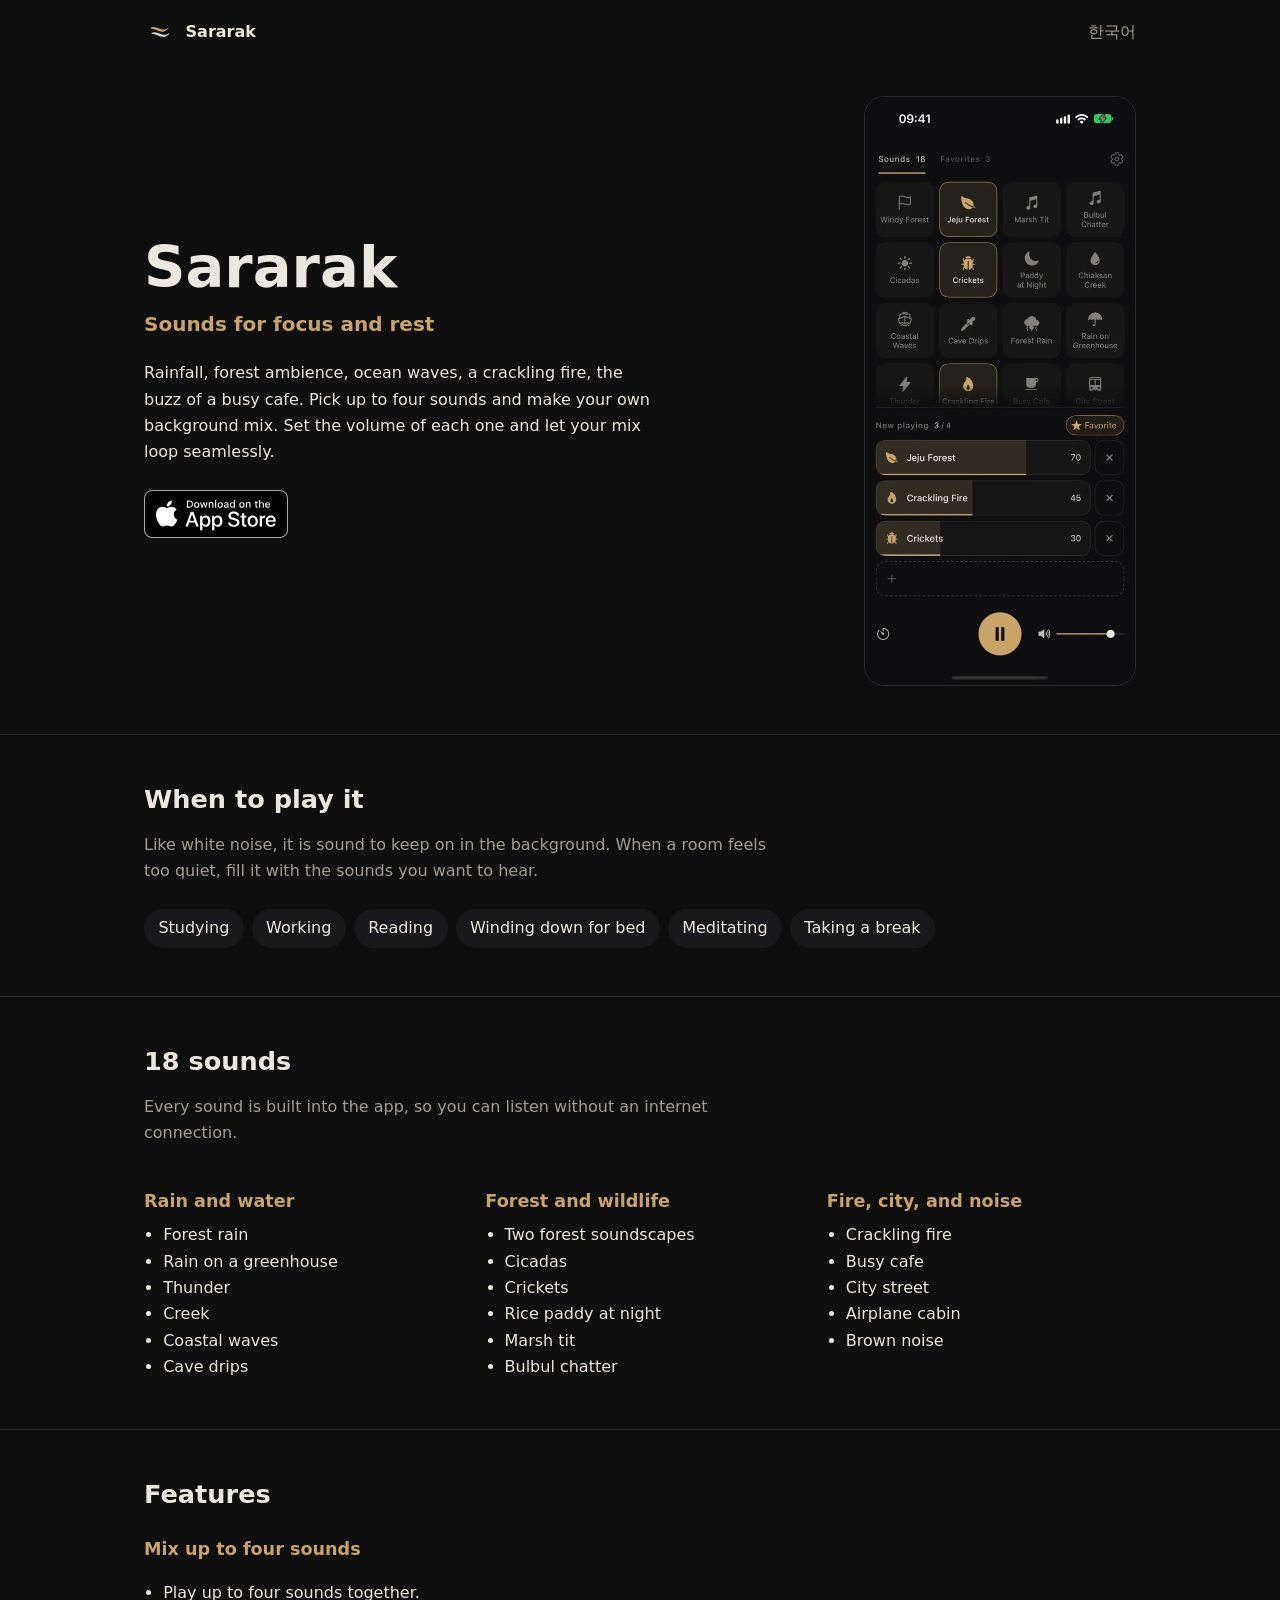
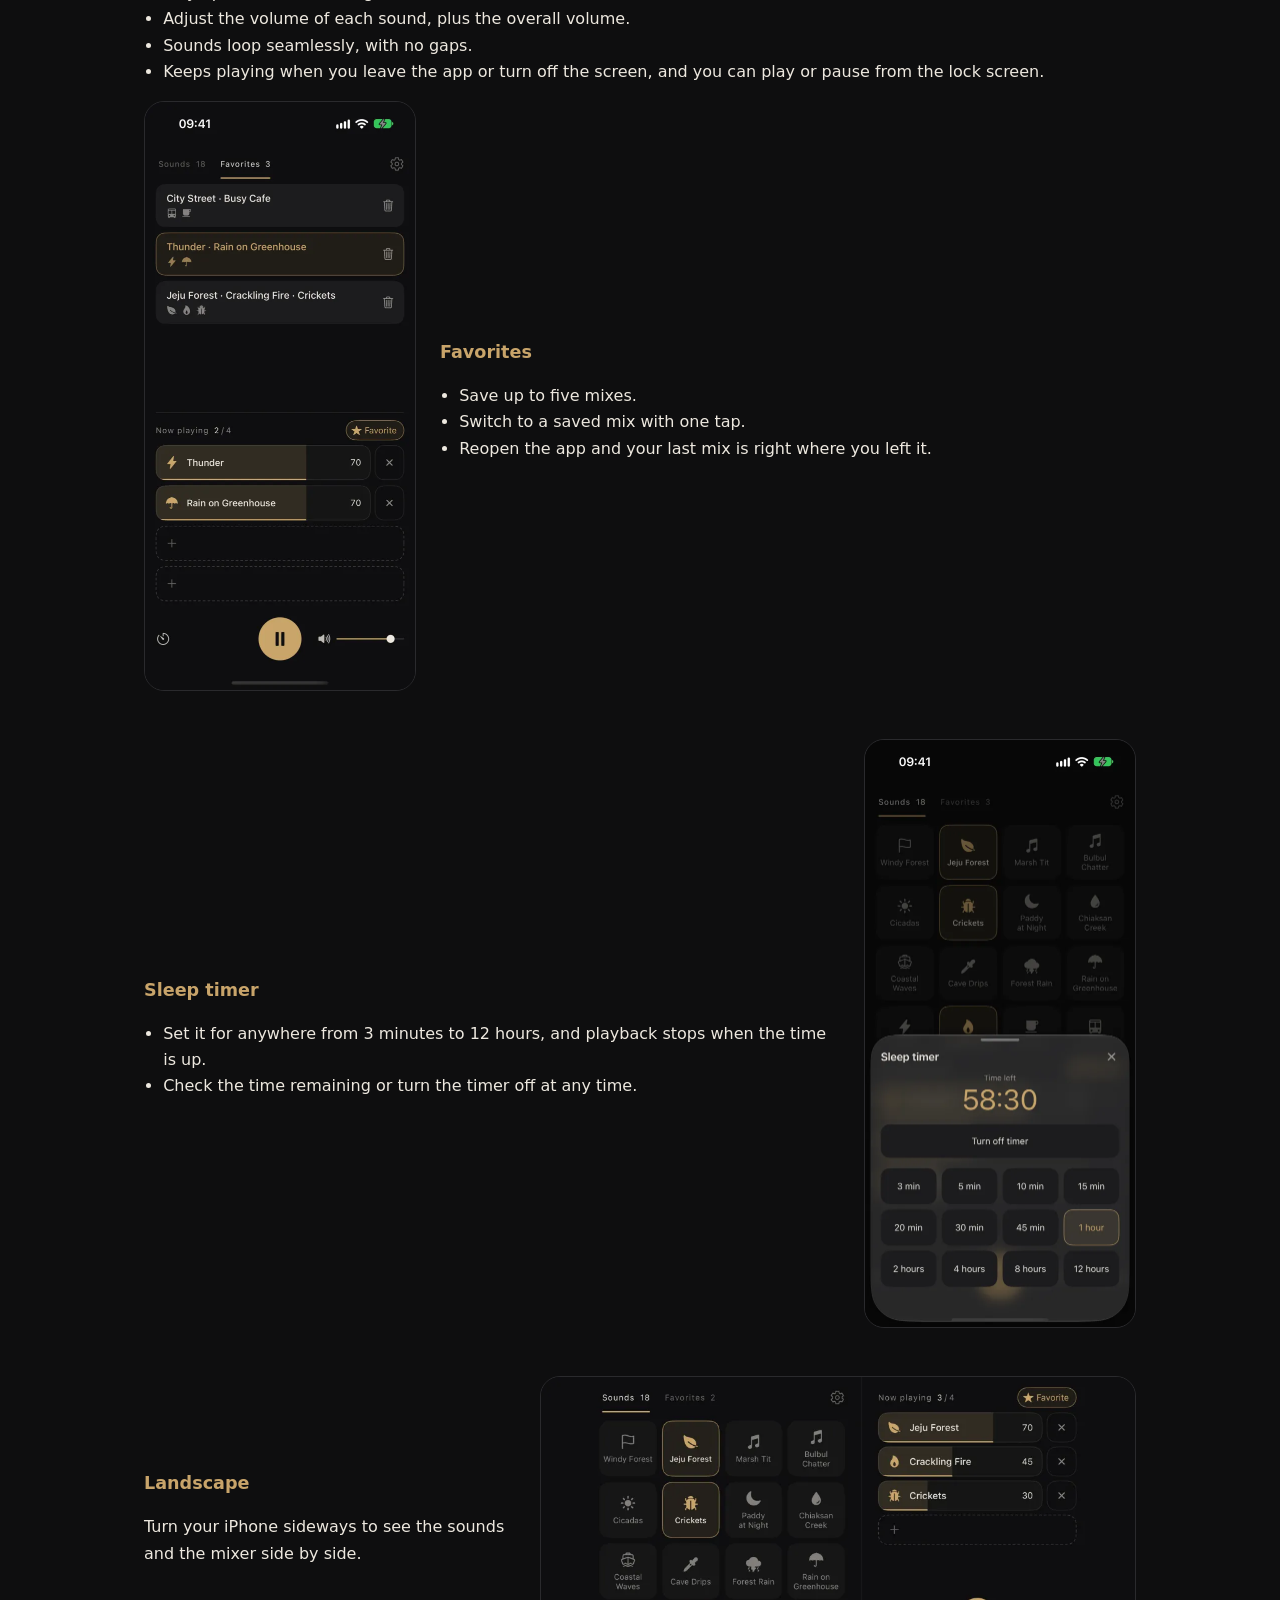
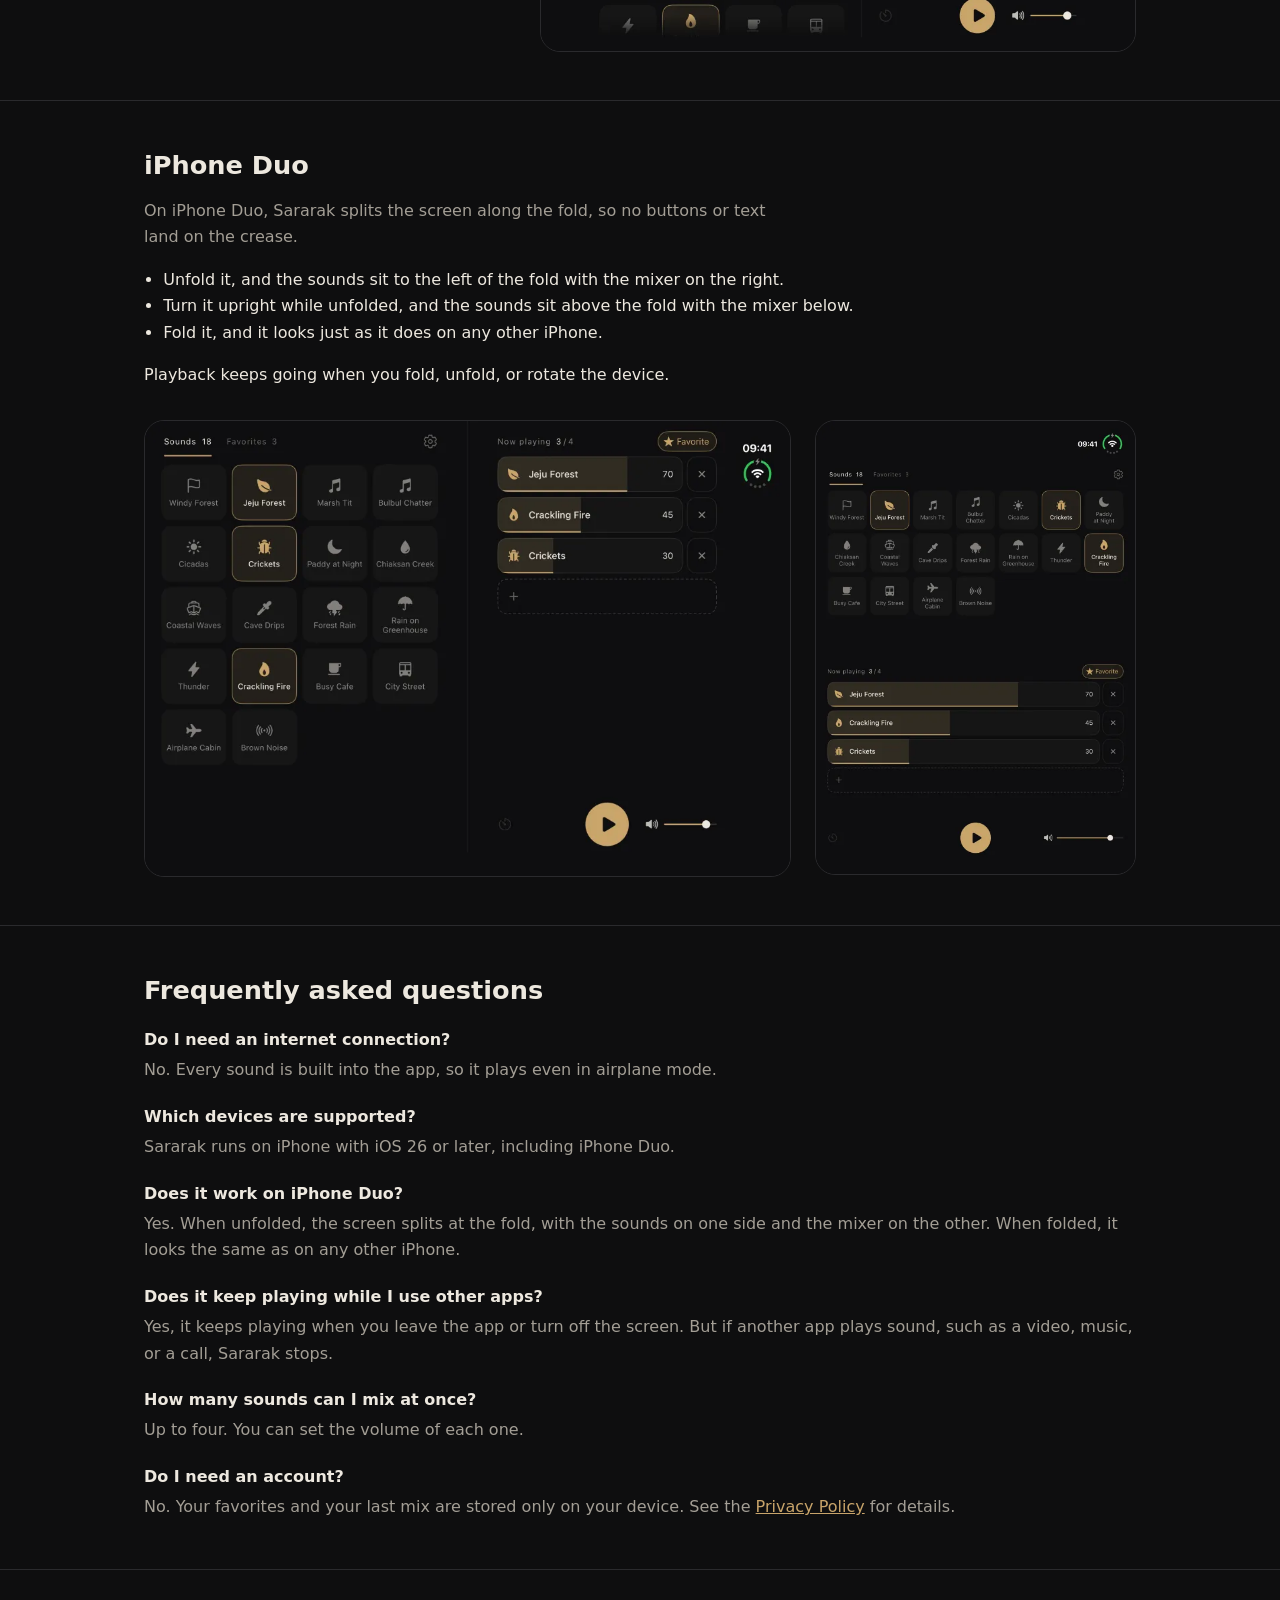
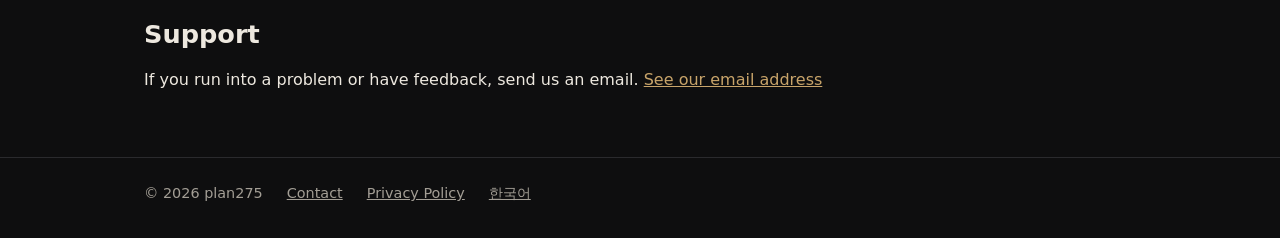
<file: index.html>
<!doctype html>
<html lang="en">
<head>
<meta charset="utf-8">
<meta name="viewport" content="width=device-width, initial-scale=1">
<title>plan275</title>
<!-- 네이버 서치어드바이저 소유 확인. 지우면 소유권이 풀린다 (README) -->
<meta name="naver-site-verification" content="a051f06ebb2aded2e537f060db8369a67b8fc406">
<!-- 루트로 들어오면 사라락 영어 홍보 페이지로 보낸다 (2026-11-08 사용자 결정). 방식은 sararak/index.html과 같다:
     JS로 그리기 전에 넘기고(뒤로 가기 기록을 남기지 않게 replace), JS가 꺼진 환경과 검색 엔진은 0초 meta refresh가 받는다 -->
<script>location.replace("sararak/en/" + location.search + location.hash)</script>
<meta http-equiv="refresh" content="0; url=sararak/en/">
<link rel="canonical" href="https://plan275.com/sararak/en/">
<!-- 검색 결과의 사이트 이름 (2026-11-10). Google은 도메인 홈페이지의 WebSite 구조화 데이터를 가장 무겁게 보고,
     홈페이지가 리다이렉트면 넘어간 페이지의 것을 본다. 그래서 같은 블록을 사라락 홍보 페이지 두 언어판에도 두고 og:site_name도 맞춘다 (README) -->
<script type="application/ld+json">
{
  "@context": "https://schema.org",
  "@type": "WebSite",
  "name": "plan275",
  "alternateName": ["plan275.com"],
  "url": "https://plan275.com/"
}
</script>
<!-- 사이트 파비콘. 검색 결과의 아이콘은 호스트 루트 페이지에서 가져간다. 지금은 앱이 사라락뿐이라 그 아이콘을 쓴다 -->
<link rel="icon" href="sararak/img/icon.svg" type="image/svg+xml">
<link rel="apple-touch-icon" href="sararak/img/icon-180.png">
<!-- 넘어가는 동안 글자가 비치지 않게 링크를 숨겼다가, refresh가 막힌 환경에서만 2초 뒤 보인다 -->
<style>
html { background: #0e0e0f; color-scheme: dark; }
body { margin: 0; padding: 1rem; color: #ede8df; font-family: system-ui, sans-serif; }
a { color: #c8a46a; }
main { opacity: 0; animation: show 0s 2s forwards; }
@keyframes show { to { opacity: 1; } }
</style>
</head>
<body>
<main>
<p><a href="sararak/en/">Sararak</a> · <a href="sararak/ko/" hreflang="ko" lang="ko">사라락</a></p>
</main>
</body>
</html>
</file>
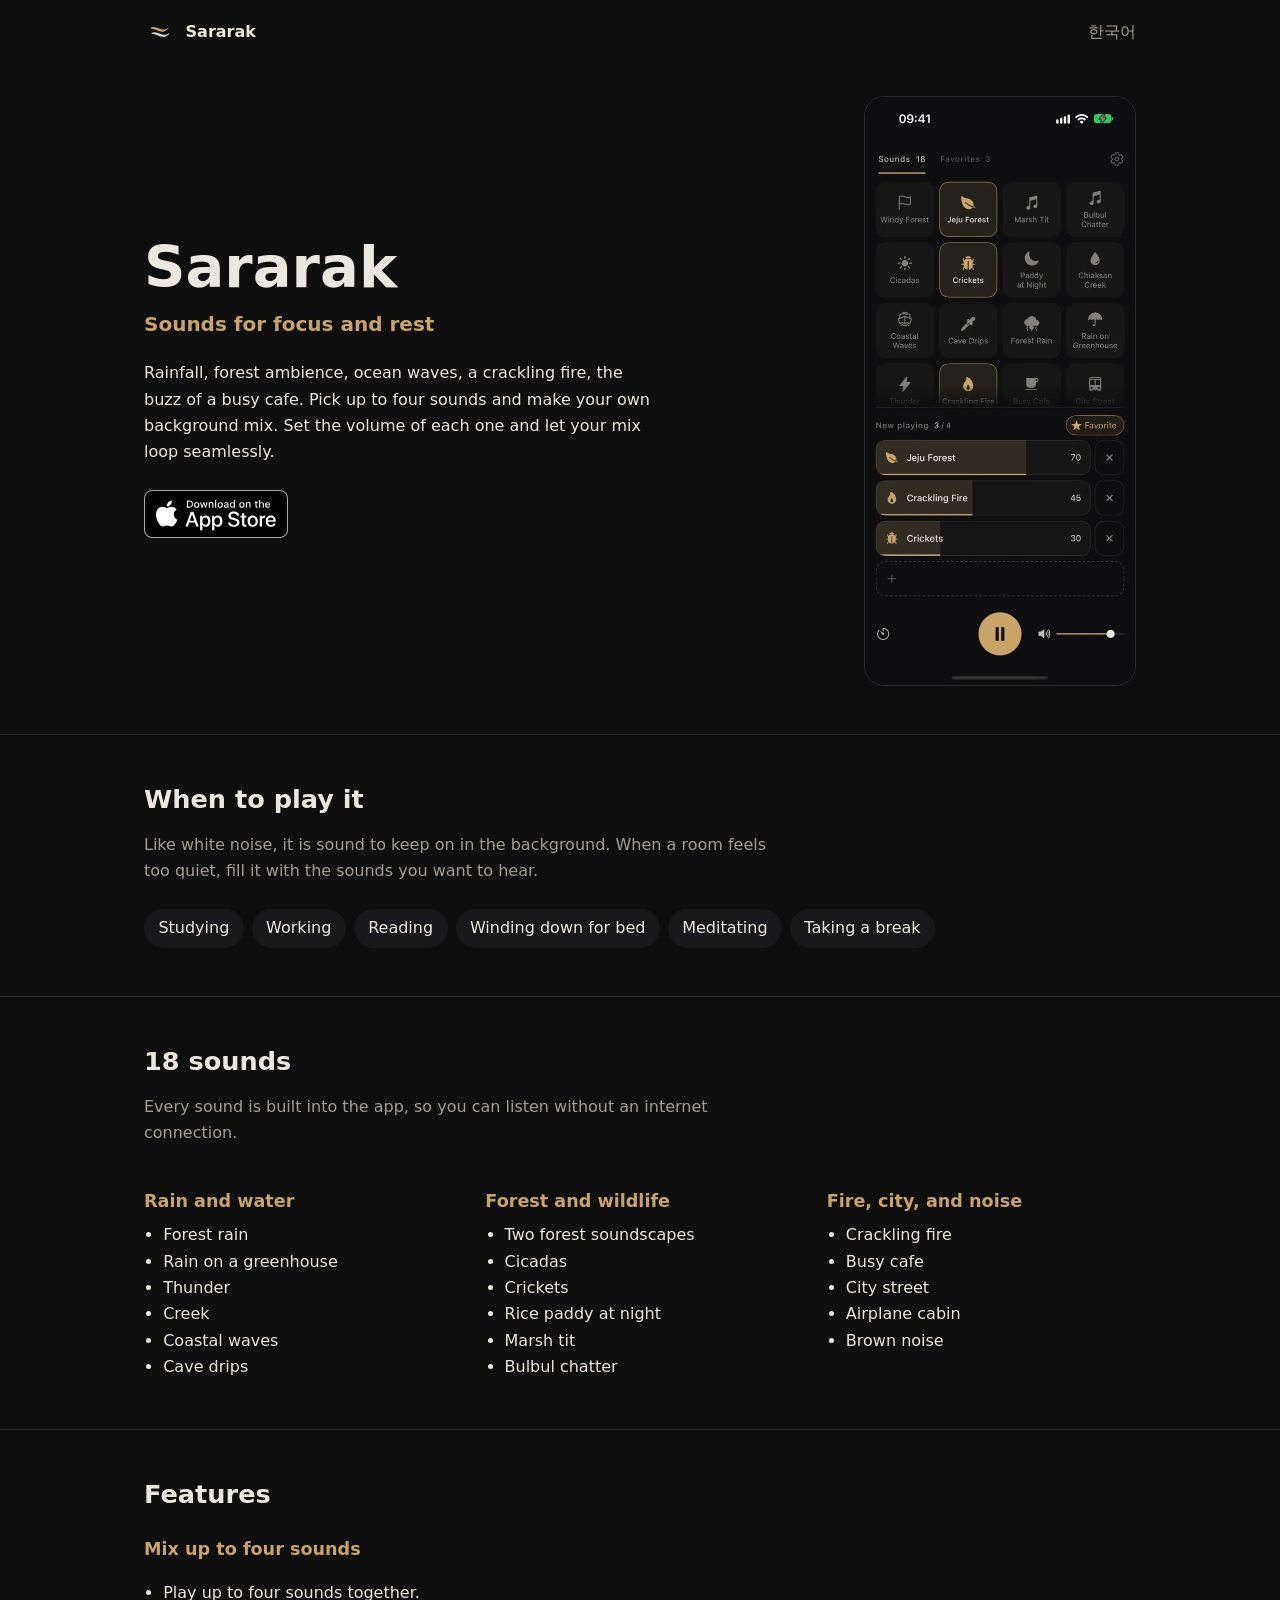
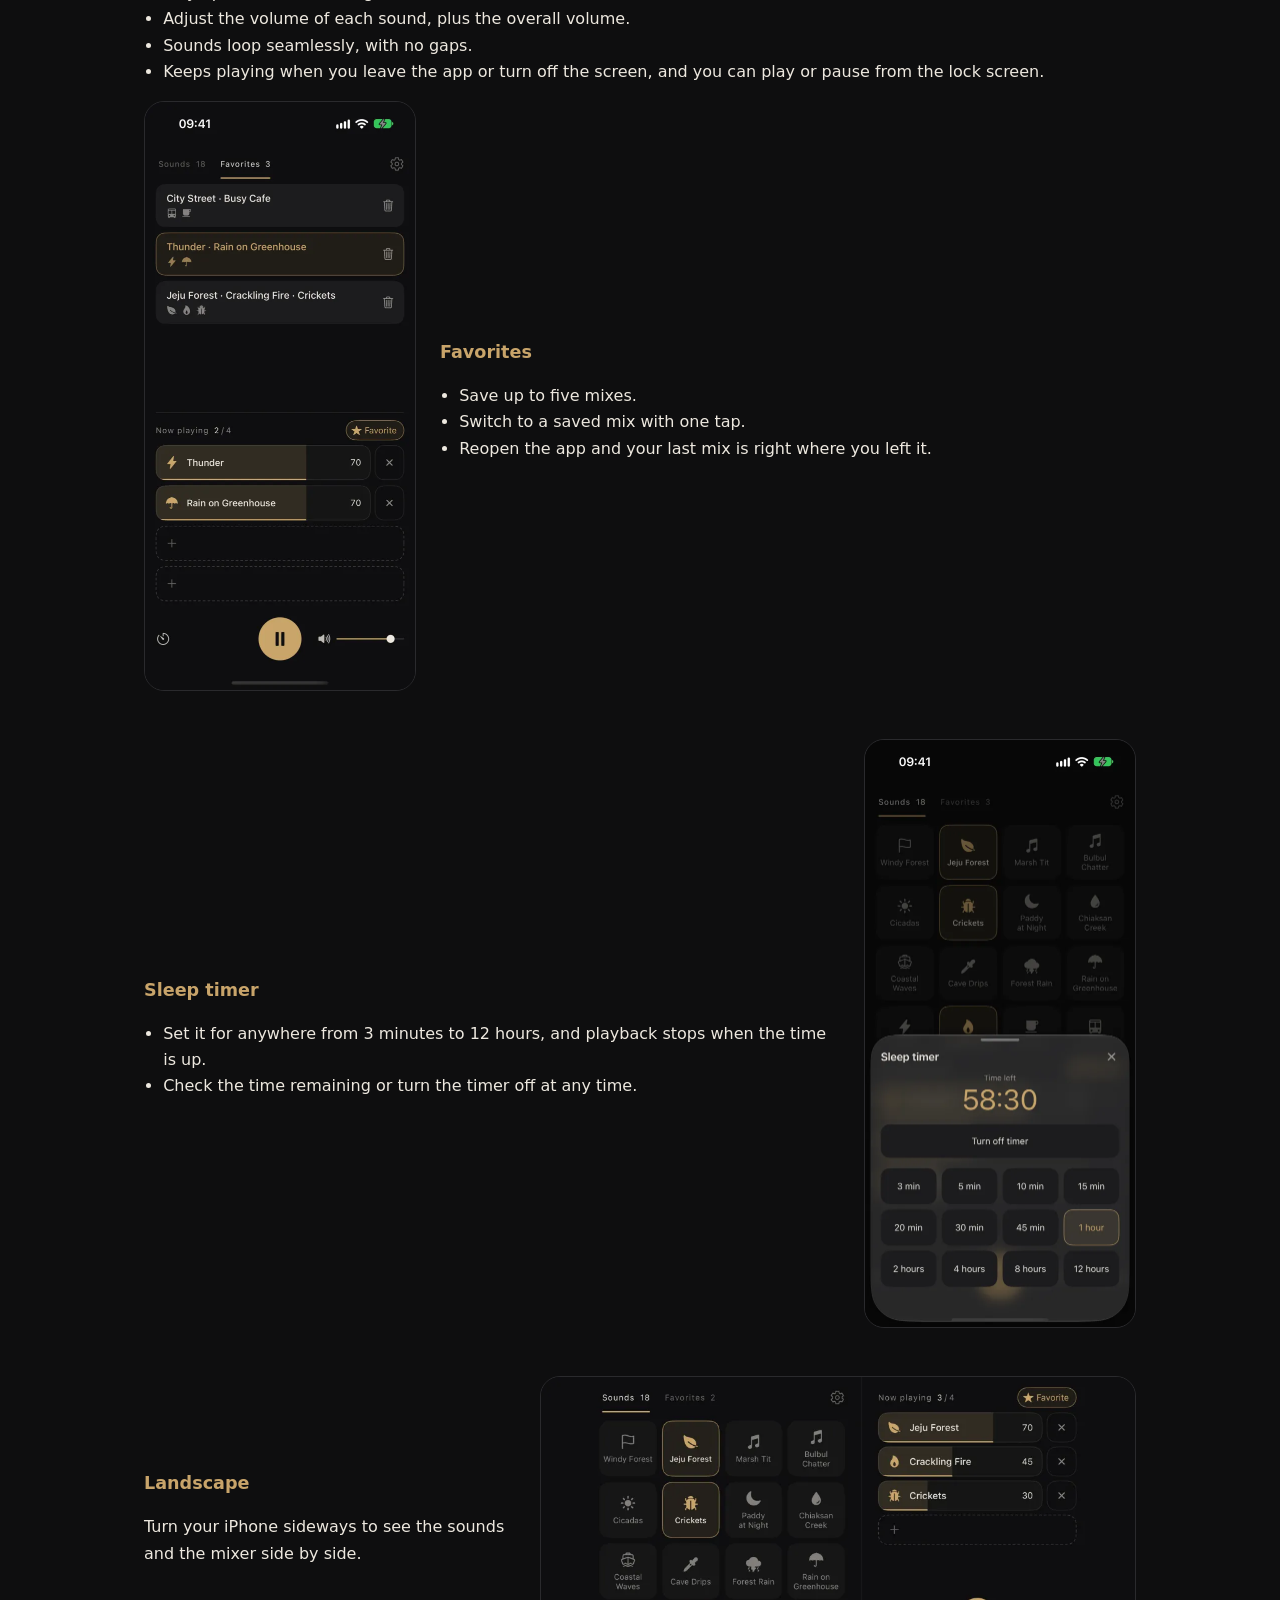
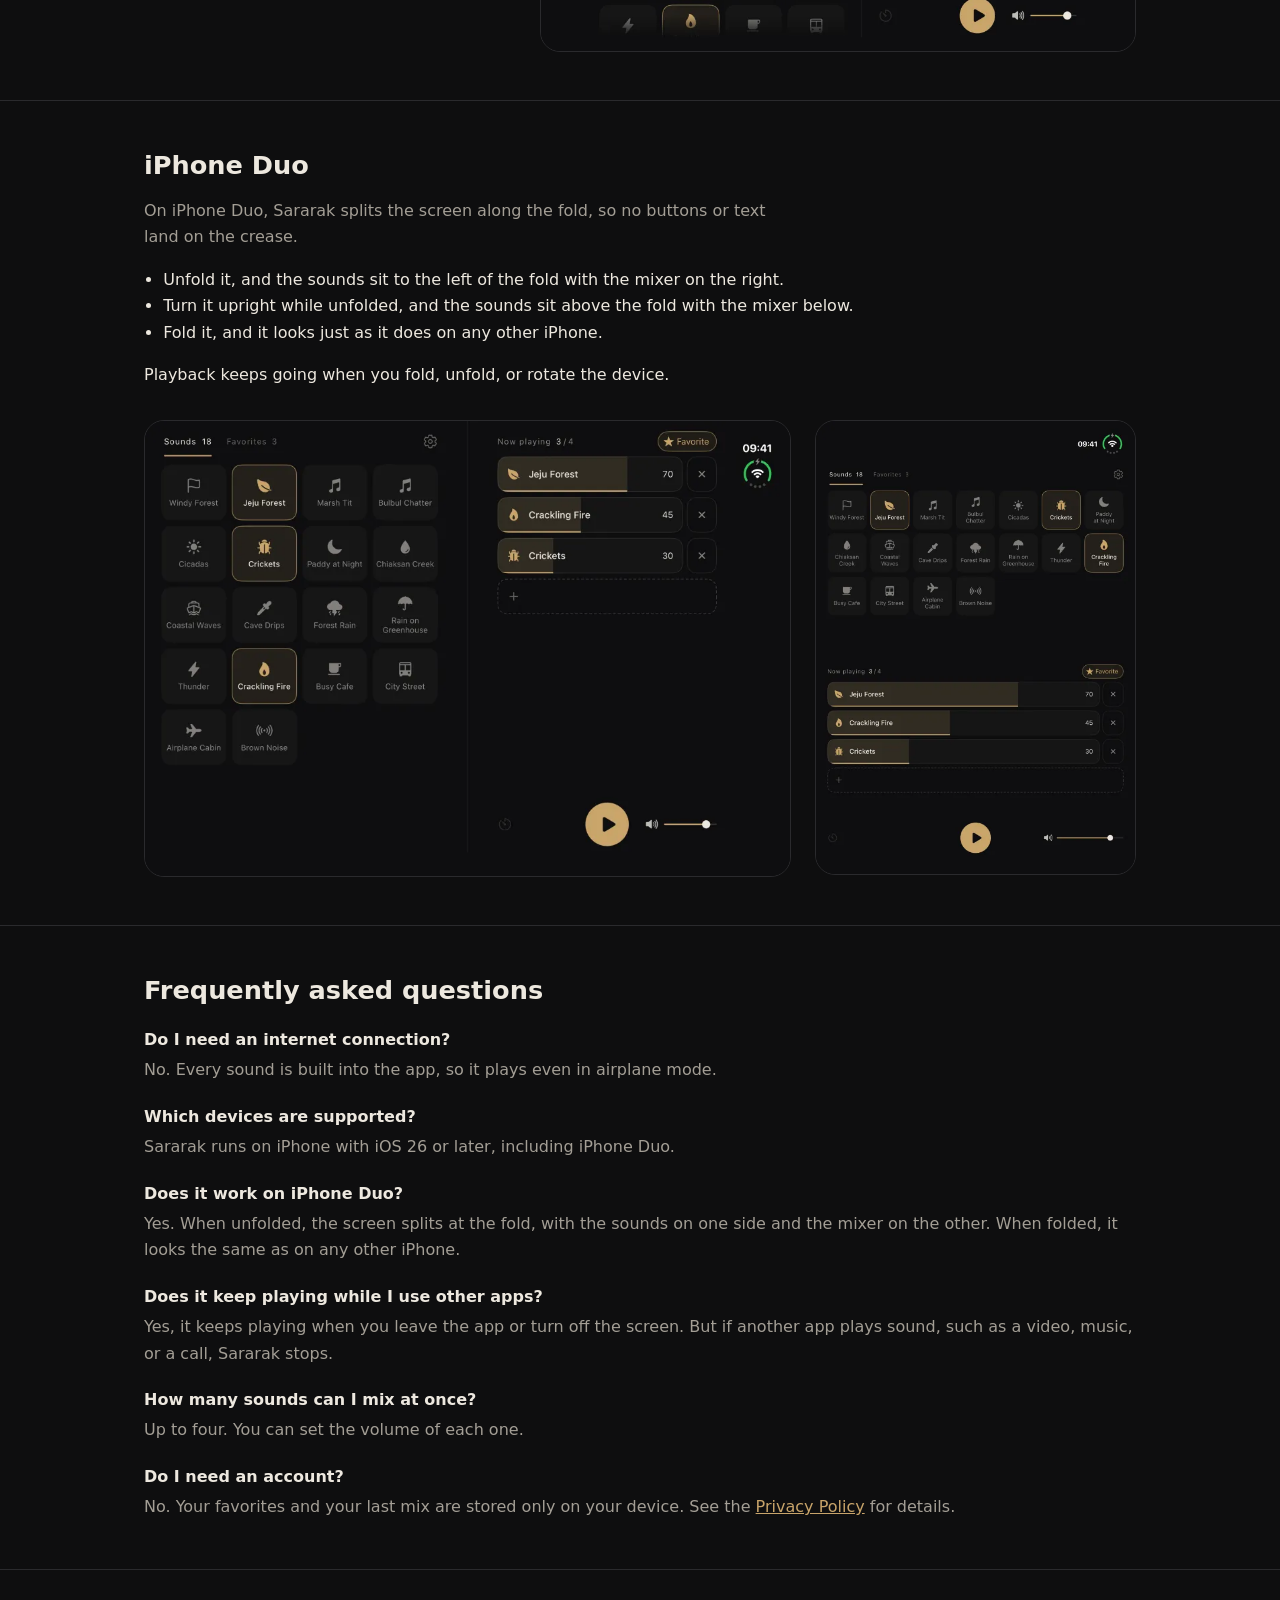
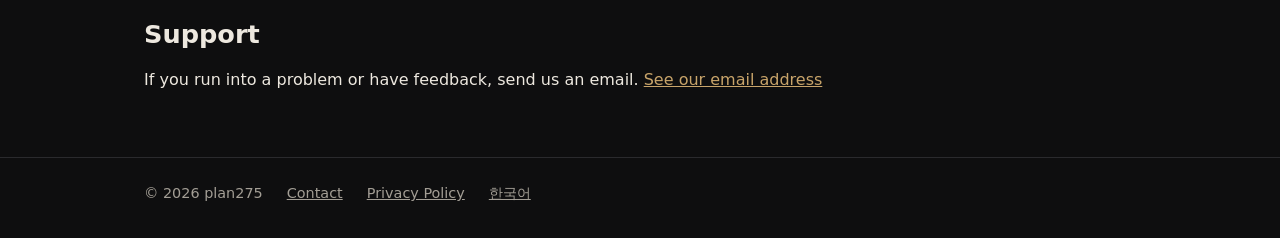
<file: sararak/index.html>
<!doctype html>
<html lang="en">
<head>
<meta charset="utf-8">
<meta name="viewport" content="width=device-width, initial-scale=1">
<title>Sararak</title>
<!-- GitHub Pages에는 서버 리다이렉트가 없다. JS로 페이지를 그리기 전에 바로 넘기고(뒤로 가기 기록을 남기지 않게 replace),
     JS가 꺼진 환경은 0초 meta refresh가 받는다. 검색 엔진은 0초 meta refresh를 영구 리다이렉트로 다룬다 -->
<script>location.replace("en/" + location.search + location.hash)</script>
<meta http-equiv="refresh" content="0; url=en/">
<link rel="canonical" href="https://plan275.com/sararak/en/">
<!-- 넘어가는 동안 글자가 비치지 않게 링크를 숨겼다가, refresh가 막힌 환경에서만 2초 뒤 보인다.
     외부 CSS를 기다리지 않게 인라인으로 두고, 바탕은 홍보 페이지와 같은 색이라 넘어갈 때 번쩍이지 않는다 -->
<style>
html { background: #0e0e0f; color-scheme: dark; }
body { margin: 0; padding: 1rem; color: #ede8df; font-family: system-ui, sans-serif; }
a { color: #c8a46a; }
main { opacity: 0; animation: show 0s 2s forwards; }
@keyframes show { to { opacity: 1; } }
</style>
</head>
<body>
<main>
<p><a href="en/">Sararak</a> · <a href="ko/" hreflang="ko" lang="ko">사라락</a></p>
</main>
</body>
</html>
</file>
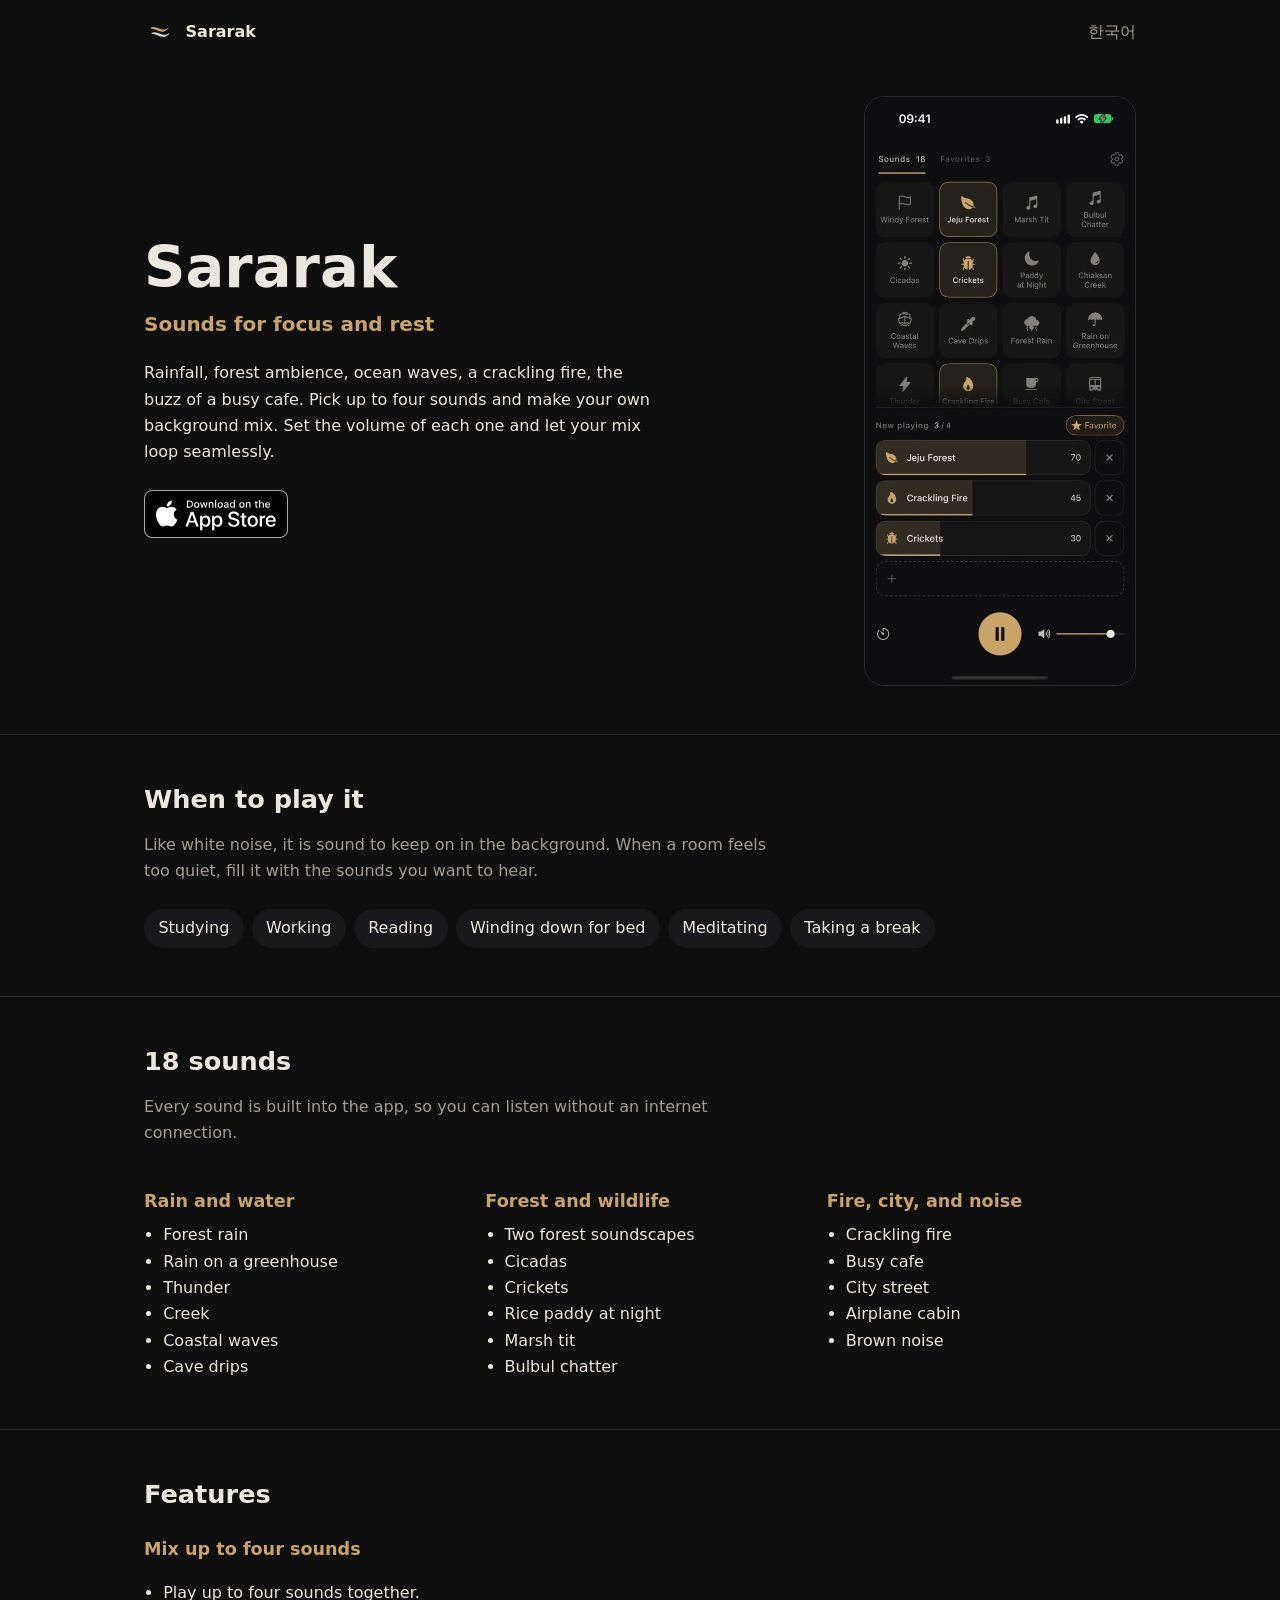
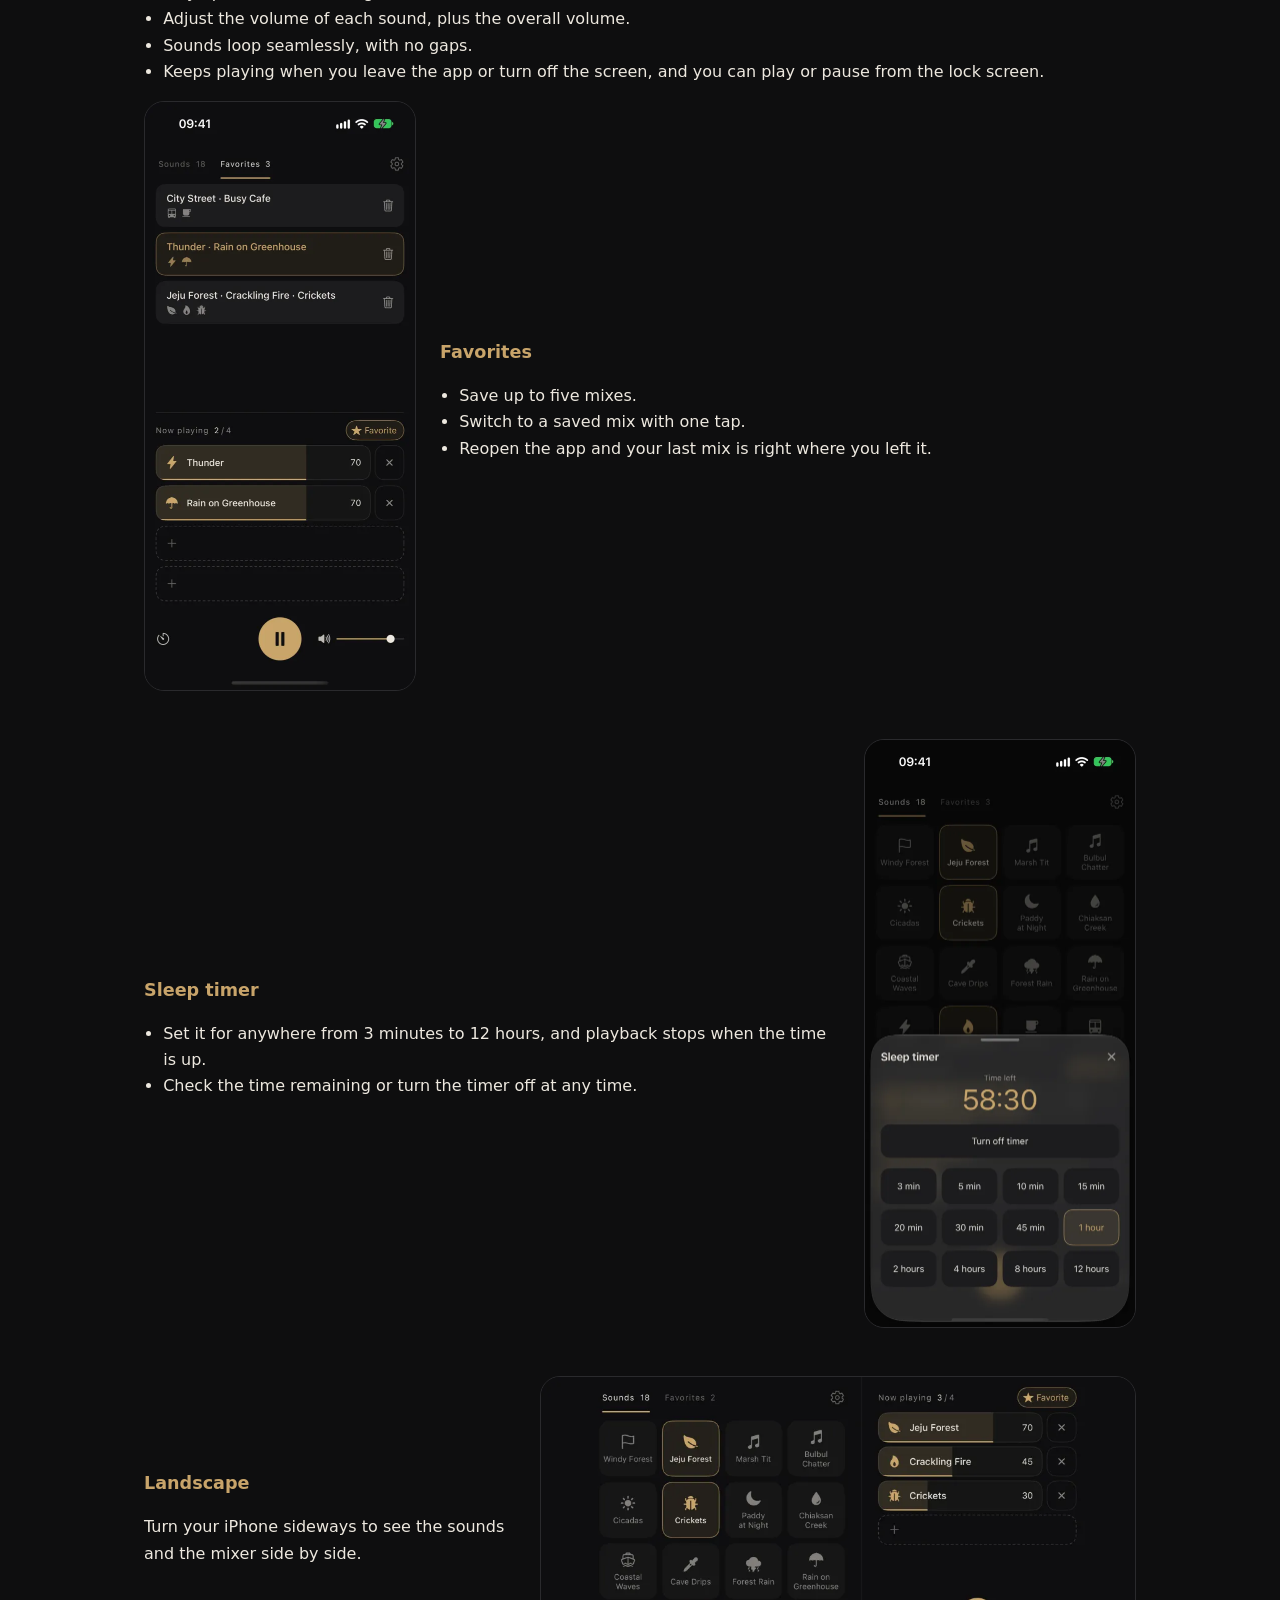
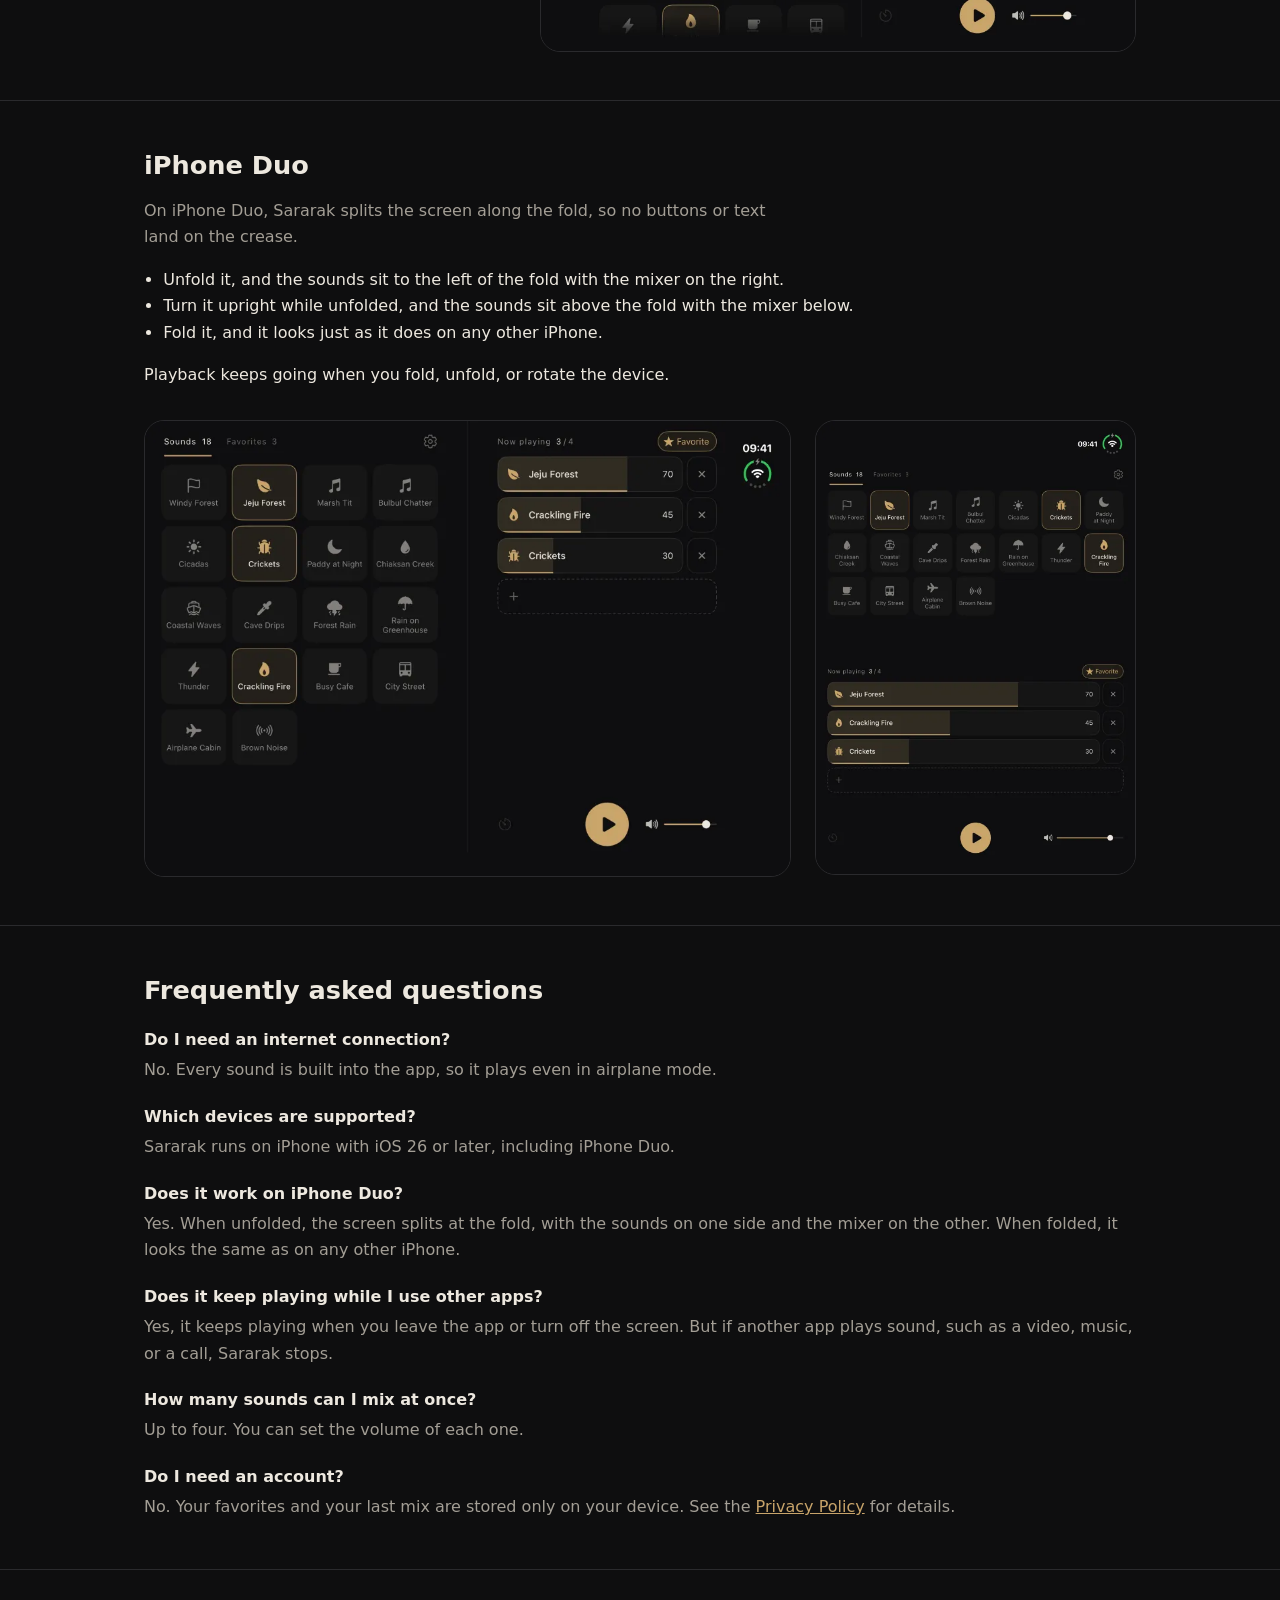
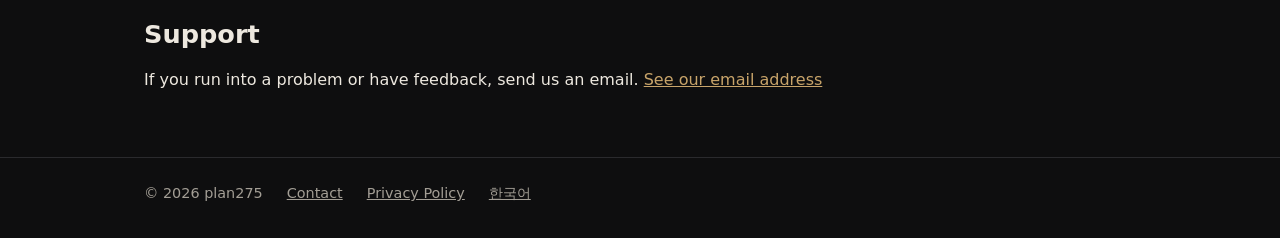
<file: sararak/en/index.html>
<!doctype html>
<html lang="en">
<head>
<meta charset="utf-8">
<meta name="viewport" content="width=device-width, initial-scale=1">
<title>Sararak: Ambient Sound Mixer · Mix rain, forest, and cafe sounds</title>
<meta name="description" content="Mix up to four of 18 ambient sounds, including rain, forest, ocean waves, a crackling fire, a busy cafe, and brown noise. Seamless loops, per-sound volume, a sleep timer, and favorites, with a layout that splits at the fold on iPhone Duo.">
<link rel="canonical" href="https://plan275.com/sararak/en/">
<link rel="alternate" hreflang="ko" href="https://plan275.com/sararak/ko/">
<link rel="alternate" hreflang="en" href="https://plan275.com/sararak/en/">
<link rel="alternate" hreflang="x-default" href="https://plan275.com/sararak/en/">
<meta property="og:type" content="website">
<meta property="og:site_name" content="plan275">
<meta property="og:locale" content="en_US">
<meta property="og:locale:alternate" content="ko_KR">
<meta property="og:url" content="https://plan275.com/sararak/en/">
<meta property="og:title" content="Sararak: Ambient Sound Mixer">
<meta property="og:description" content="Sounds for focus and rest. Pick up to four of 18 sounds and play them together.">
<meta property="og:image" content="https://plan275.com/sararak/img/en/og.png">
<meta property="og:image:width" content="1024">
<meta property="og:image:height" content="500">
<meta property="og:image:alt" content="The Sararak logo with the words &quot;Ambient Sound Mixer&quot;">
<meta name="twitter:card" content="summary_large_image">
<meta name="twitter:site" content="@plan275">
<meta name="theme-color" content="#0e0e0f">
<meta name="apple-itunes-app" content="app-id=6825819206">
<link rel="icon" href="../img/icon.svg" type="image/svg+xml">
<link rel="apple-touch-icon" href="../img/icon-180.png">
<link rel="stylesheet" href="../sararak.css">
<script type="application/ld+json">
{
  "@context": "https://schema.org",
  "@type": "MobileApplication",
  "name": "Sararak",
  "alternateName": "사라락",
  "description": "An ambient sound app that lets you mix up to four of 18 sounds",
  "url": "https://plan275.com/sararak/en/",
  "image": "https://plan275.com/sararak/img/icon-512.png",
  "screenshot": "https://plan275.com/sararak/img/en/1-main.webp",
  "applicationCategory": "LifestyleApplication",
  "operatingSystem": "iOS 26 or later",
  "inLanguage": ["en", "ko"],
  "installUrl": "https://apps.apple.com/app/id6825819206",
  "offers": {"@type": "Offer", "price": "3.99", "priceCurrency": "USD"},
  "publisher": {"@type": "Organization", "name": "plan275", "sameAs": ["https://x.com/plan275"]}
}
</script>
<!-- 사이트 이름: 루트 index.html과 같은 블록 (README) -->
<script type="application/ld+json">
{
  "@context": "https://schema.org",
  "@type": "WebSite",
  "name": "plan275",
  "alternateName": ["plan275.com"],
  "url": "https://plan275.com/"
}
</script>
</head>
<body>
<header>
<div class="wrap">
<a class="brand" href="./"><img src="../img/icon.svg" alt="" width="32" height="32">Sararak</a>
<nav><a href="../ko/" hreflang="ko" lang="ko">한국어</a></nav>
</div>
</header>

<main>
<div class="hero">
<div class="wrap">
<div>
<h1>Sararak</h1>
<p class="tagline">Sounds for focus and rest</p>
<p>Rainfall, forest ambience, ocean waves, a crackling fire, the buzz of a busy cafe. Pick up to four sounds and make your own background mix. Set the volume of each one and let your mix loop seamlessly.</p>
<p class="store"><a href="https://apps.apple.com/app/id6825819206"><img src="../img/en/app-store-badge.svg" width="144" height="48" alt="Download on the App Store"></a></p>
</div>
<figure class="shot portrait">
<img src="../img/en/1-main.webp" width="540" height="1175" fetchpriority="high" alt="The Sararak main screen. Sound tiles at the top, and below them a mixer playing Jeju Forest, Crackling Fire, and Crickets at volumes 70, 45, and 30.">
</figure>
</div>
</div>

<section aria-labelledby="uses">
<div class="wrap">
<h2 id="uses">When to play it</h2>
<p class="lead">Like white noise, it is sound to keep on in the background. When a room feels too quiet, fill it with the sounds you want to hear.</p>
<ul class="uses">
<li>Studying</li>
<li>Working</li>
<li>Reading</li>
<li>Winding down for bed</li>
<li>Meditating</li>
<li>Taking a break</li>
</ul>
</div>
</section>

<section aria-labelledby="sounds">
<div class="wrap">
<h2 id="sounds">18 sounds</h2>
<p class="lead">Every sound is built into the app, so you can listen without an internet connection.</p>
<div class="sounds">
<div>
<h3>Rain and water</h3>
<ul>
<li>Forest rain</li>
<li>Rain on a greenhouse</li>
<li>Thunder</li>
<li>Creek</li>
<li>Coastal waves</li>
<li>Cave drips</li>
</ul>
</div>
<div>
<h3>Forest and wildlife</h3>
<ul>
<li>Two forest soundscapes</li>
<li>Cicadas</li>
<li>Crickets</li>
<li>Rice paddy at night</li>
<li>Marsh tit</li>
<li>Bulbul chatter</li>
</ul>
</div>
<div>
<h3>Fire, city, and noise</h3>
<ul>
<li>Crackling fire</li>
<li>Busy cafe</li>
<li>City street</li>
<li>Airplane cabin</li>
<li>Brown noise</li>
</ul>
</div>
</div>
</div>
</section>

<section aria-labelledby="features">
<div class="wrap">
<h2 id="features">Features</h2>

<div>
<h3>Mix up to four sounds</h3>
<ul>
<li>Play up to four sounds together.</li>
<li>Adjust the volume of each sound, plus the overall volume.</li>
<li>Sounds loop seamlessly, with no gaps.</li>
<li>Keeps playing when you leave the app or turn off the screen, and you can play or pause from the lock screen.</li>
</ul>
</div>

<div class="feature flip">
<div>
<h3>Favorites</h3>
<ul>
<li>Save up to five mixes.</li>
<li>Switch to a saved mix with one tap.</li>
<li>Reopen the app and your last mix is right where you left it.</li>
</ul>
</div>
<figure class="shot portrait">
<img src="../img/en/3-favorites.webp" width="540" height="1175" loading="lazy" alt="The Favorites tab with three saved mixes: City Street · Busy Cafe, Thunder · Rain on Greenhouse, and Jeju Forest · Crackling Fire · Crickets.">
</figure>
</div>

<div class="feature">
<div>
<h3>Sleep timer</h3>
<ul>
<li>Set it for anywhere from 3 minutes to 12 hours, and playback stops when the time is up.</li>
<li>Check the time remaining or turn the timer off at any time.</li>
</ul>
</div>
<figure class="shot portrait">
<img src="../img/en/2-timer.webp" width="540" height="1175" loading="lazy" alt="The sleep timer with 58:30 remaining, and options from 3 minutes to 12 hours below.">
</figure>
</div>

<div class="feature wide">
<div>
<h3>Landscape</h3>
<p>Turn your iPhone sideways to see the sounds and the mixer side by side.</p>
</div>
<figure class="shot">
<img src="../img/en/4-landscape.webp" width="960" height="442" loading="lazy" alt="The landscape layout, with sound tiles on the left and the mixer and play button on the right.">
</figure>
</div>
</div>
</section>

<section aria-labelledby="duo">
<div class="wrap">
<h2 id="duo">iPhone Duo</h2>
<p class="lead">On iPhone Duo, Sararak splits the screen along the fold, so no buttons or text land on the crease.</p>
<div>
<ul>
<li>Unfold it, and the sounds sit to the left of the fold with the mixer on the right.</li>
<li>Turn it upright while unfolded, and the sounds sit above the fold with the mixer below.</li>
<li>Fold it, and it looks just as it does on any other iPhone.</li>
</ul>
<p>Playback keeps going when you fold, unfold, or rotate the device.</p>
</div>
<div class="pair">
<figure class="shot" style="--ratio: 1.42">
<img src="../img/en/5-duo.webp" width="960" height="676" loading="lazy" alt="An unfolded iPhone Duo, with sound tiles to the left of the fold and the mixer and play button on the right.">
</figure>
<figure class="shot portrait" style="--ratio: 0.703">
<img src="../img/en/6-duo-upright.webp" width="540" height="768" loading="lazy" alt="An unfolded iPhone Duo held upright, with sound tiles above the fold and the mixer and play button below.">
</figure>
</div>
</div>
</div>
</section>

<section aria-labelledby="faq">
<div class="wrap">
<h2 id="faq">Frequently asked questions</h2>
<dl>
<dt>Do I need an internet connection?</dt>
<dd>No. Every sound is built into the app, so it plays even in airplane mode.</dd>
<dt>Which devices are supported?</dt>
<dd>Sararak runs on iPhone with iOS 26 or later, including iPhone Duo.</dd>
<dt>Does it work on iPhone Duo?</dt>
<dd>Yes. When unfolded, the screen splits at the fold, with the sounds on one side and the mixer on the other. When folded, it looks the same as on any other iPhone.</dd>
<dt>Does it keep playing while I use other apps?</dt>
<dd>Yes, it keeps playing when you leave the app or turn off the screen. But if another app plays sound, such as a video, music, or a call, Sararak stops.</dd>
<dt>How many sounds can I mix at once?</dt>
<dd>Up to four. You can set the volume of each one.</dd>
<dt>Do I need an account?</dt>
<dd>No. Your favorites and your last mix are stored only on your device. See the <a href="privacy/">Privacy Policy</a> for details.</dd>
</dl>
</div>
</section>

<section aria-labelledby="support">
<div class="wrap">
<h2 id="support">Support</h2>
<p>If you run into a problem or have feedback, send us an email. <a href="privacy/#contact">See our email address</a></p>
</div>
</section>
</main>

<footer>
<div class="wrap">
<span>© 2026 plan275</span>
<a href="privacy/#contact">Contact</a>
<a href="privacy/">Privacy Policy</a>
<a href="../ko/" hreflang="ko" lang="ko">한국어</a>
</div>
</footer>
</body>
</html>
</file>
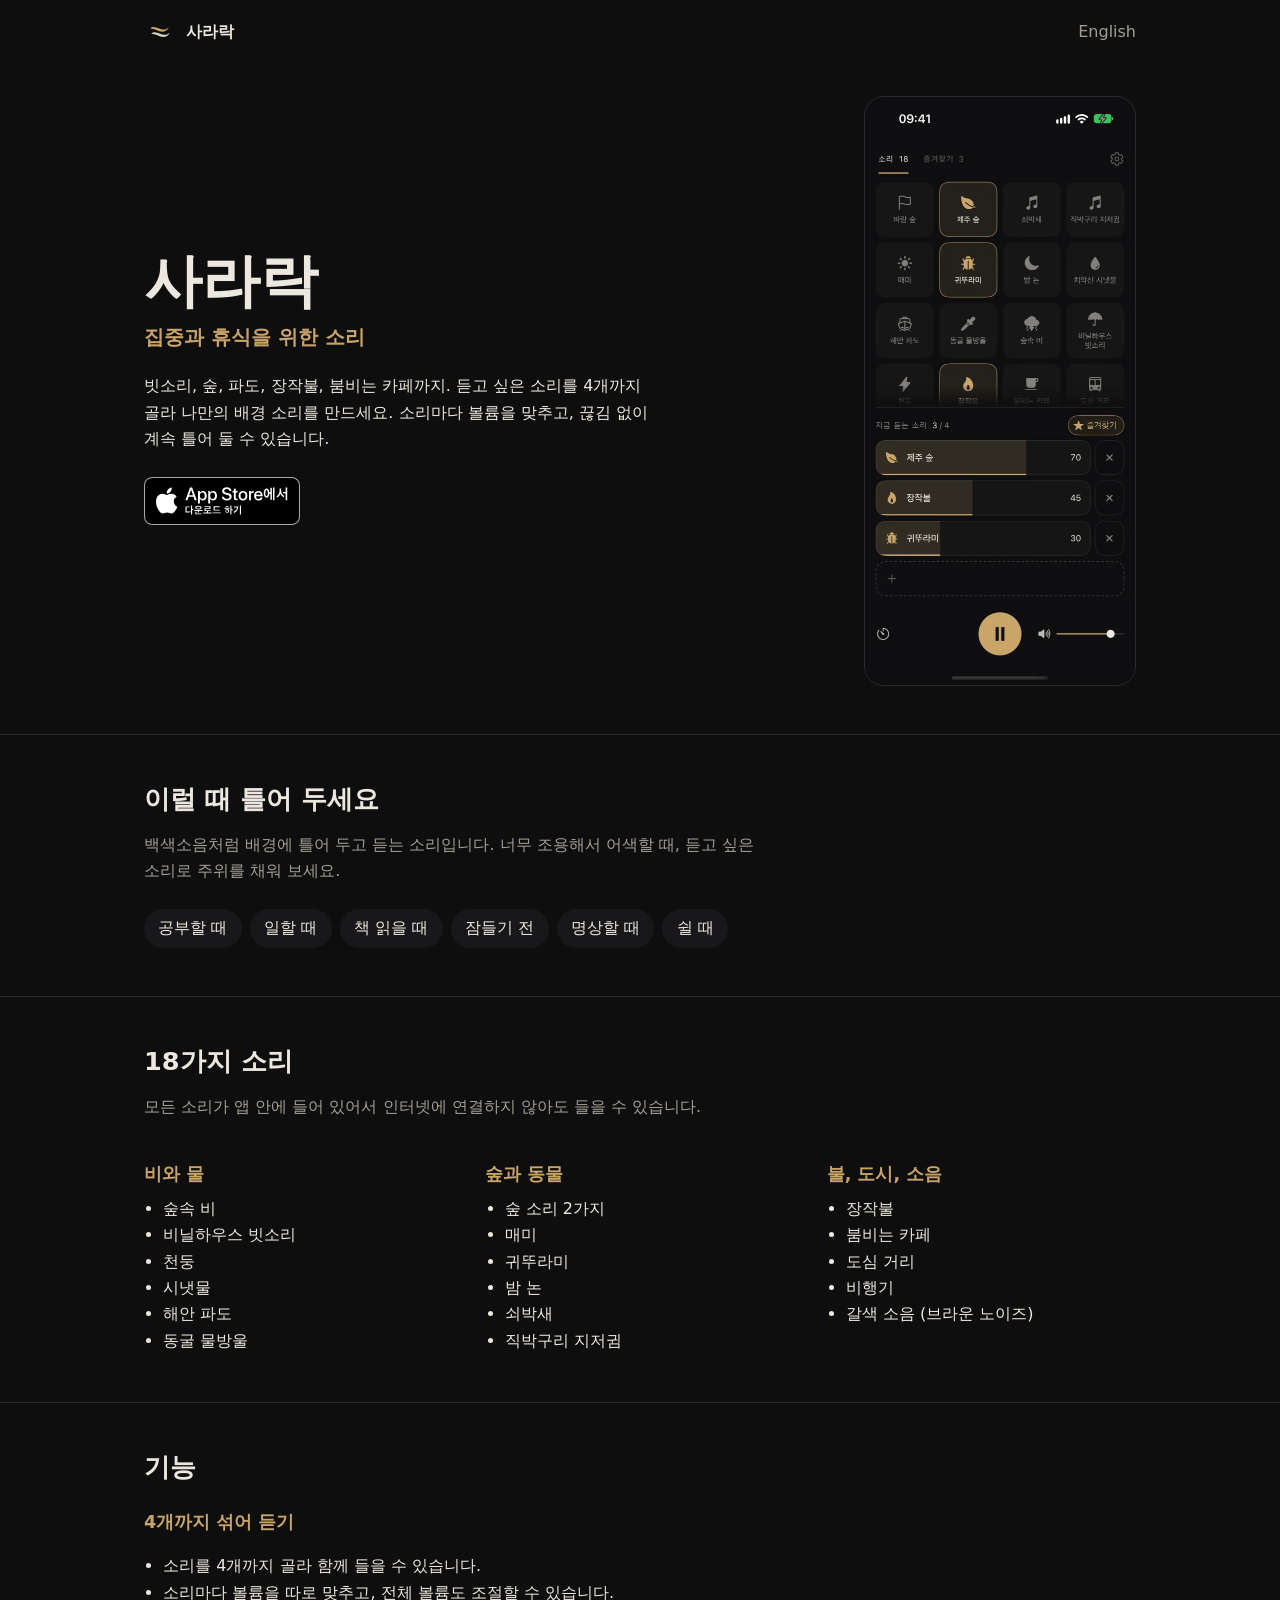
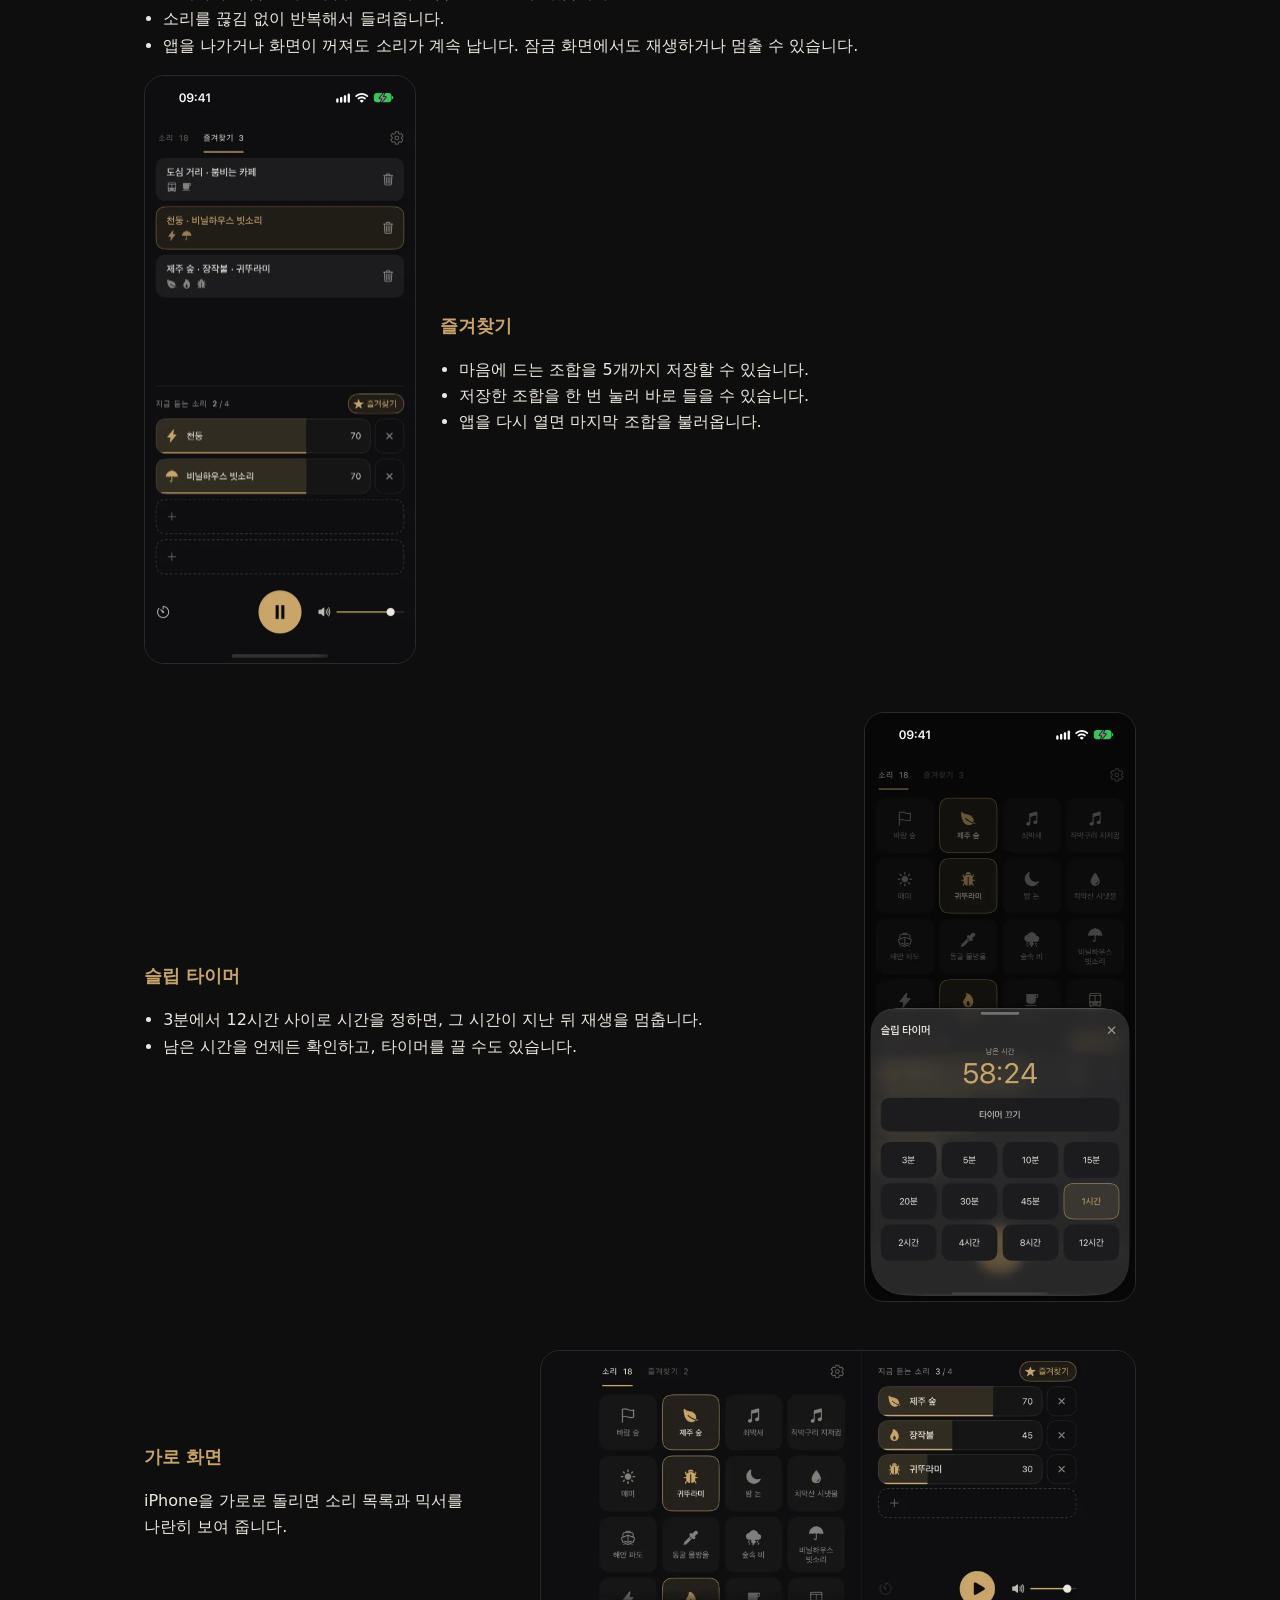
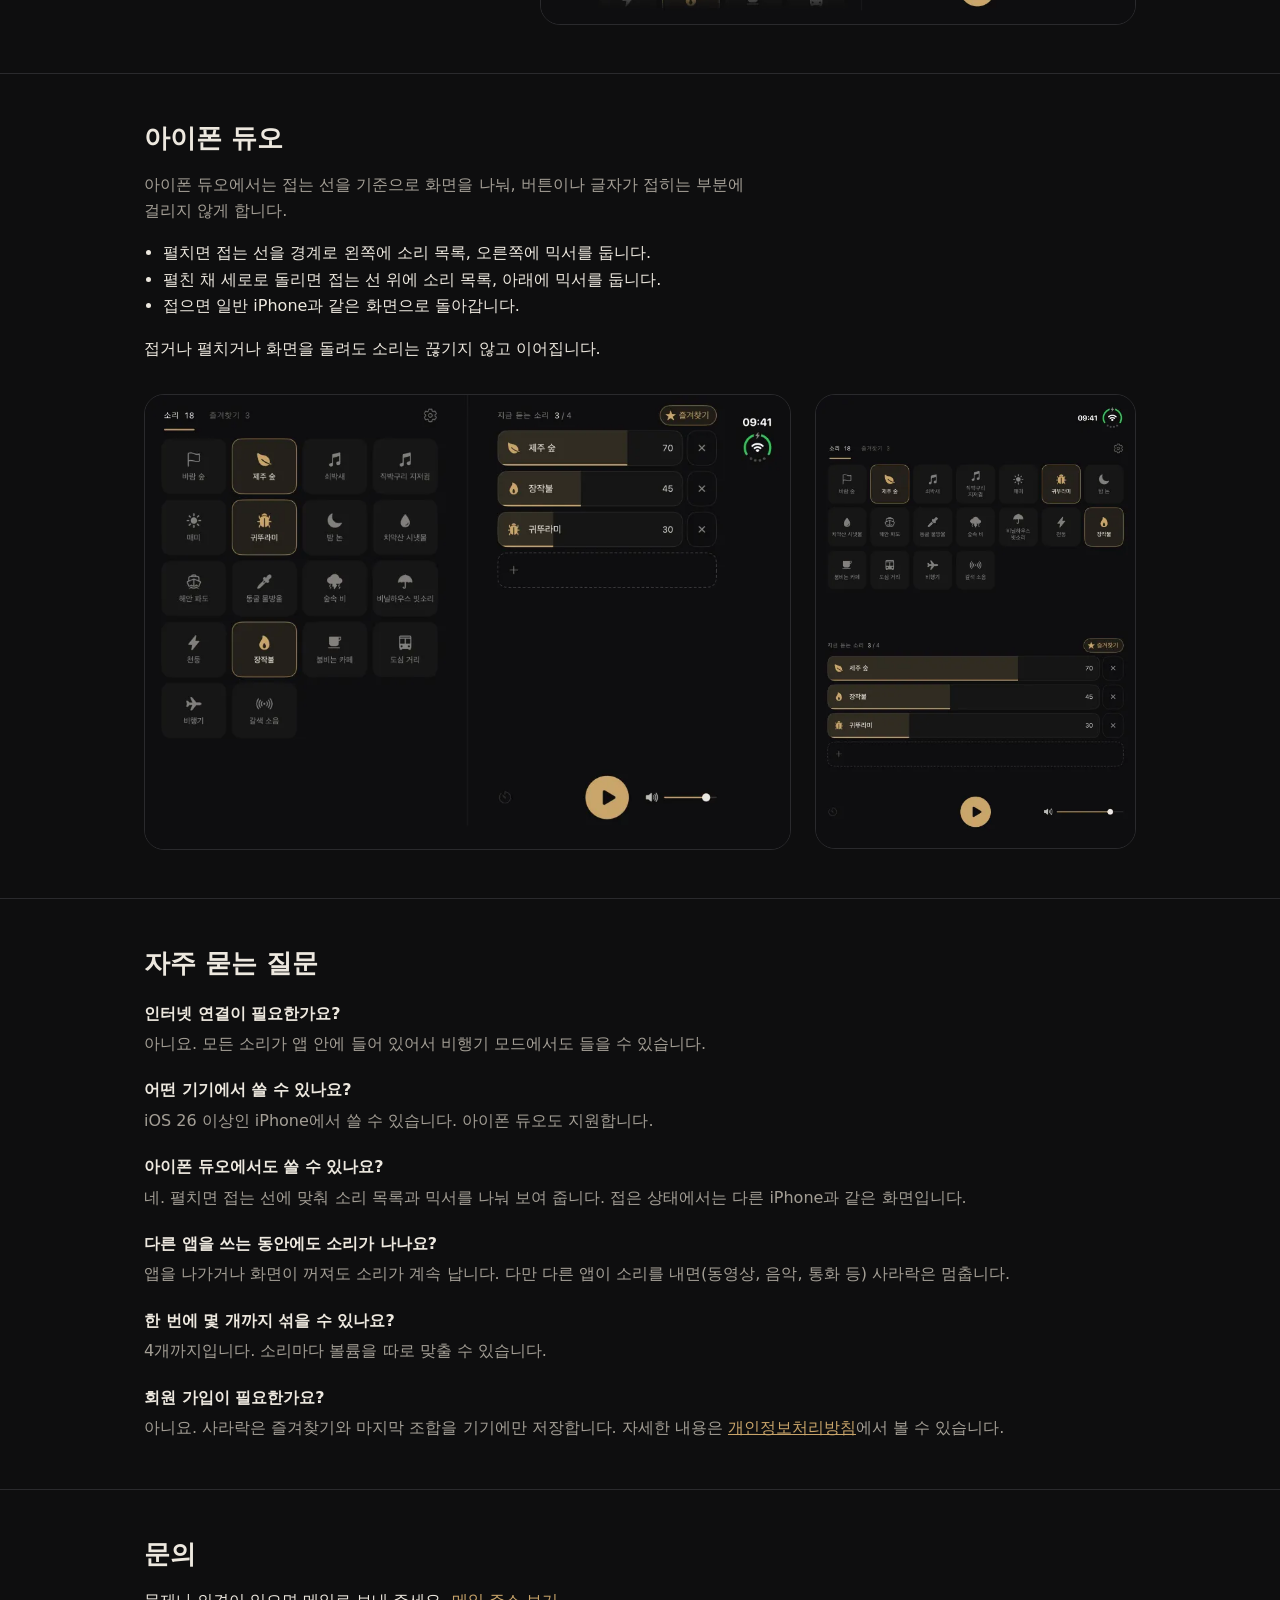
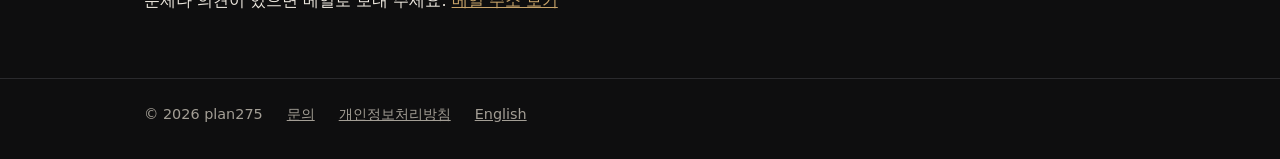
<file: sararak/ko/index.html>
<!doctype html>
<html lang="ko">
<head>
<meta charset="utf-8">
<meta name="viewport" content="width=device-width, initial-scale=1">
<title>사라락: 앰비언트 사운드 믹서 · 빗소리, 숲, 카페 소리를 섞어 듣기</title>
<meta name="description" content="빗소리, 숲, 파도, 장작불, 카페, 갈색 소음까지 18가지 소리 중 4개를 골라 섞어 듣는 앰비언트 사운드 앱입니다. 끊김 없는 반복 재생, 소리별 볼륨 조절, 슬립 타이머, 즐겨찾기를 지원하고, 아이폰 듀오에서는 접는 선에 맞춰 화면을 나눕니다.">
<link rel="canonical" href="https://plan275.com/sararak/ko/">
<link rel="alternate" hreflang="ko" href="https://plan275.com/sararak/ko/">
<link rel="alternate" hreflang="en" href="https://plan275.com/sararak/en/">
<link rel="alternate" hreflang="x-default" href="https://plan275.com/sararak/en/">
<meta property="og:type" content="website">
<meta property="og:site_name" content="plan275">
<meta property="og:locale" content="ko_KR">
<meta property="og:locale:alternate" content="en_US">
<meta property="og:url" content="https://plan275.com/sararak/ko/">
<meta property="og:title" content="사라락: 앰비언트 사운드 믹서">
<meta property="og:description" content="집중과 휴식을 위한 소리. 18가지 소리 중 4개까지 골라 함께 들으세요.">
<meta property="og:image" content="https://plan275.com/sararak/img/ko/og.png">
<meta property="og:image:width" content="1024">
<meta property="og:image:height" content="500">
<meta property="og:image:alt" content="사라락 로고와 '앰비언트 사운드 믹서' 문구">
<meta name="twitter:card" content="summary_large_image">
<meta name="twitter:site" content="@plan275">
<meta name="theme-color" content="#0e0e0f">
<meta name="apple-itunes-app" content="app-id=6825819206">
<link rel="icon" href="../img/icon.svg" type="image/svg+xml">
<link rel="apple-touch-icon" href="../img/icon-180.png">
<link rel="stylesheet" href="../sararak.css">
<script type="application/ld+json">
{
  "@context": "https://schema.org",
  "@type": "MobileApplication",
  "name": "사라락",
  "alternateName": "Sararak",
  "description": "18가지 소리 중 4개까지 골라 섞어 듣는 앰비언트 사운드 앱",
  "url": "https://plan275.com/sararak/ko/",
  "image": "https://plan275.com/sararak/img/icon-512.png",
  "screenshot": "https://plan275.com/sararak/img/ko/1-main.webp",
  "applicationCategory": "LifestyleApplication",
  "operatingSystem": "iOS 26 이상",
  "inLanguage": ["ko", "en"],
  "installUrl": "https://apps.apple.com/kr/app/id6825819206",
  "offers": {"@type": "Offer", "price": "6600", "priceCurrency": "KRW"},
  "publisher": {"@type": "Organization", "name": "plan275", "sameAs": ["https://x.com/plan275"]}
}
</script>
<!-- 사이트 이름: 루트 index.html과 같은 블록 (README) -->
<script type="application/ld+json">
{
  "@context": "https://schema.org",
  "@type": "WebSite",
  "name": "plan275",
  "alternateName": ["plan275.com"],
  "url": "https://plan275.com/"
}
</script>
</head>
<body>
<header>
<div class="wrap">
<a class="brand" href="./"><img src="../img/icon.svg" alt="" width="32" height="32">사라락</a>
<nav><a href="../en/" hreflang="en" lang="en">English</a></nav>
</div>
</header>

<main>
<div class="hero">
<div class="wrap">
<div>
<h1>사라락</h1>
<p class="tagline">집중과 휴식을 위한 소리</p>
<p>빗소리, 숲, 파도, 장작불, 붐비는 카페까지. 듣고 싶은 소리를 4개까지 골라 나만의 배경 소리를 만드세요. 소리마다 볼륨을 맞추고, 끊김 없이 계속 틀어 둘 수 있습니다.</p>
<p class="store"><a href="https://apps.apple.com/kr/app/id6825819206"><img src="../img/ko/app-store-badge.svg" width="156" height="48" alt="App Store에서 다운로드 하기"></a></p>
</div>
<figure class="shot portrait">
<img src="../img/ko/1-main.webp" width="540" height="1175" fetchpriority="high" alt="사라락 메인 화면. 위에는 소리 타일이, 아래에는 제주 숲, 장작불, 귀뚜라미를 볼륨 70, 45, 30으로 함께 재생하는 믹서">
</figure>
</div>
</div>

<section aria-labelledby="uses">
<div class="wrap">
<h2 id="uses">이럴 때 틀어 두세요</h2>
<p class="lead">백색소음처럼 배경에 틀어 두고 듣는 소리입니다. 너무 조용해서 어색할 때, 듣고 싶은 소리로 주위를 채워 보세요.</p>
<ul class="uses">
<li>공부할 때</li>
<li>일할 때</li>
<li>책 읽을 때</li>
<li>잠들기 전</li>
<li>명상할 때</li>
<li>쉴 때</li>
</ul>
</div>
</section>

<section aria-labelledby="sounds">
<div class="wrap">
<h2 id="sounds">18가지 소리</h2>
<p class="lead">모든 소리가 앱 안에 들어 있어서 인터넷에 연결하지 않아도 들을 수 있습니다.</p>
<div class="sounds">
<div>
<h3>비와 물</h3>
<ul>
<li>숲속 비</li>
<li>비닐하우스 빗소리</li>
<li>천둥</li>
<li>시냇물</li>
<li>해안 파도</li>
<li>동굴 물방울</li>
</ul>
</div>
<div>
<h3>숲과 동물</h3>
<ul>
<li>숲 소리 2가지</li>
<li>매미</li>
<li>귀뚜라미</li>
<li>밤 논</li>
<li>쇠박새</li>
<li>직박구리 지저귐</li>
</ul>
</div>
<div>
<h3>불, 도시, 소음</h3>
<ul>
<li>장작불</li>
<li>붐비는 카페</li>
<li>도심 거리</li>
<li>비행기</li>
<li>갈색 소음 (브라운 노이즈)</li>
</ul>
</div>
</div>
</div>
</section>

<section aria-labelledby="features">
<div class="wrap">
<h2 id="features">기능</h2>

<div>
<h3>4개까지 섞어 듣기</h3>
<ul>
<li>소리를 4개까지 골라 함께 들을 수 있습니다.</li>
<li>소리마다 볼륨을 따로 맞추고, 전체 볼륨도 조절할 수 있습니다.</li>
<li>소리를 끊김 없이 반복해서 들려줍니다.</li>
<li>앱을 나가거나 화면이 꺼져도 소리가 계속 납니다. 잠금 화면에서도 재생하거나 멈출 수 있습니다.</li>
</ul>
</div>

<div class="feature flip">
<div>
<h3>즐겨찾기</h3>
<ul>
<li>마음에 드는 조합을 5개까지 저장할 수 있습니다.</li>
<li>저장한 조합을 한 번 눌러 바로 들을 수 있습니다.</li>
<li>앱을 다시 열면 마지막 조합을 불러옵니다.</li>
</ul>
</div>
<figure class="shot portrait">
<img src="../img/ko/3-favorites.webp" width="540" height="1175" loading="lazy" alt="즐겨찾기 탭. 저장한 조합 3개: '도심 거리 · 붐비는 카페', '천둥 · 비닐하우스 빗소리', '제주 숲 · 장작불 · 귀뚜라미'">
</figure>
</div>

<div class="feature">
<div>
<h3>슬립 타이머</h3>
<ul>
<li>3분에서 12시간 사이로 시간을 정하면, 그 시간이 지난 뒤 재생을 멈춥니다.</li>
<li>남은 시간을 언제든 확인하고, 타이머를 끌 수도 있습니다.</li>
</ul>
</div>
<figure class="shot portrait">
<img src="../img/ko/2-timer.webp" width="540" height="1175" loading="lazy" alt="슬립 타이머 화면. 남은 시간 58:24, 그 아래에 3분부터 12시간까지 고르는 버튼">
</figure>
</div>

<div class="feature wide">
<div>
<h3>가로 화면</h3>
<p>iPhone을 가로로 돌리면 소리 목록과 믹서를 나란히 보여 줍니다.</p>
</div>
<figure class="shot">
<img src="../img/ko/4-landscape.webp" width="960" height="442" loading="lazy" alt="가로 화면. 왼쪽에 소리 타일, 오른쪽에 믹서와 재생 버튼">
</figure>
</div>
</div>
</section>

<section aria-labelledby="duo">
<div class="wrap">
<h2 id="duo">아이폰 듀오</h2>
<p class="lead">아이폰 듀오에서는 접는 선을 기준으로 화면을 나눠, 버튼이나 글자가 접히는 부분에 걸리지 않게 합니다.</p>
<div>
<ul>
<li>펼치면 접는 선을 경계로 왼쪽에 소리 목록, 오른쪽에 믹서를 둡니다.</li>
<li>펼친 채 세로로 돌리면 접는 선 위에 소리 목록, 아래에 믹서를 둡니다.</li>
<li>접으면 일반 iPhone과 같은 화면으로 돌아갑니다.</li>
</ul>
<p>접거나 펼치거나 화면을 돌려도 소리는 끊기지 않고 이어집니다.</p>
</div>
<div class="pair">
<figure class="shot" style="--ratio: 1.42">
<img src="../img/ko/5-duo.webp" width="960" height="676" loading="lazy" alt="펼친 아이폰 듀오 화면. 접는 선 왼쪽에 소리 타일, 오른쪽에 믹서와 재생 버튼">
</figure>
<figure class="shot portrait" style="--ratio: 0.703">
<img src="../img/ko/6-duo-upright.webp" width="540" height="768" loading="lazy" alt="펼친 아이폰 듀오를 세로로 세운 화면. 접는 선 위에 소리 타일, 아래에 믹서와 재생 버튼">
</figure>
</div>
</div>
</div>
</section>

<section aria-labelledby="faq">
<div class="wrap">
<h2 id="faq">자주 묻는 질문</h2>
<dl>
<dt>인터넷 연결이 필요한가요?</dt>
<dd>아니요. 모든 소리가 앱 안에 들어 있어서 비행기 모드에서도 들을 수 있습니다.</dd>
<dt>어떤 기기에서 쓸 수 있나요?</dt>
<dd>iOS 26 이상인 iPhone에서 쓸 수 있습니다. 아이폰 듀오도 지원합니다.</dd>
<dt>아이폰 듀오에서도 쓸 수 있나요?</dt>
<dd>네. 펼치면 접는 선에 맞춰 소리 목록과 믹서를 나눠 보여 줍니다. 접은 상태에서는 다른 iPhone과 같은 화면입니다.</dd>
<dt>다른 앱을 쓰는 동안에도 소리가 나나요?</dt>
<dd>앱을 나가거나 화면이 꺼져도 소리가 계속 납니다. 다만 다른 앱이 소리를 내면(동영상, 음악, 통화 등) 사라락은 멈춥니다.</dd>
<dt>한 번에 몇 개까지 섞을 수 있나요?</dt>
<dd>4개까지입니다. 소리마다 볼륨을 따로 맞출 수 있습니다.</dd>
<dt>회원 가입이 필요한가요?</dt>
<dd>아니요. 사라락은 즐겨찾기와 마지막 조합을 기기에만 저장합니다. 자세한 내용은 <a href="privacy/">개인정보처리방침</a>에서 볼 수 있습니다.</dd>
</dl>
</div>
</section>

<section aria-labelledby="support">
<div class="wrap">
<h2 id="support">문의</h2>
<p>문제나 의견이 있으면 메일로 보내 주세요. <a href="privacy/#contact">메일 주소 보기</a></p>
</div>
</section>
</main>

<footer>
<div class="wrap">
<span>© 2026 plan275</span>
<a href="privacy/#contact">문의</a>
<a href="privacy/">개인정보처리방침</a>
<a href="../en/" hreflang="en" lang="en">English</a>
</div>
</footer>
</body>
</html>
</file>
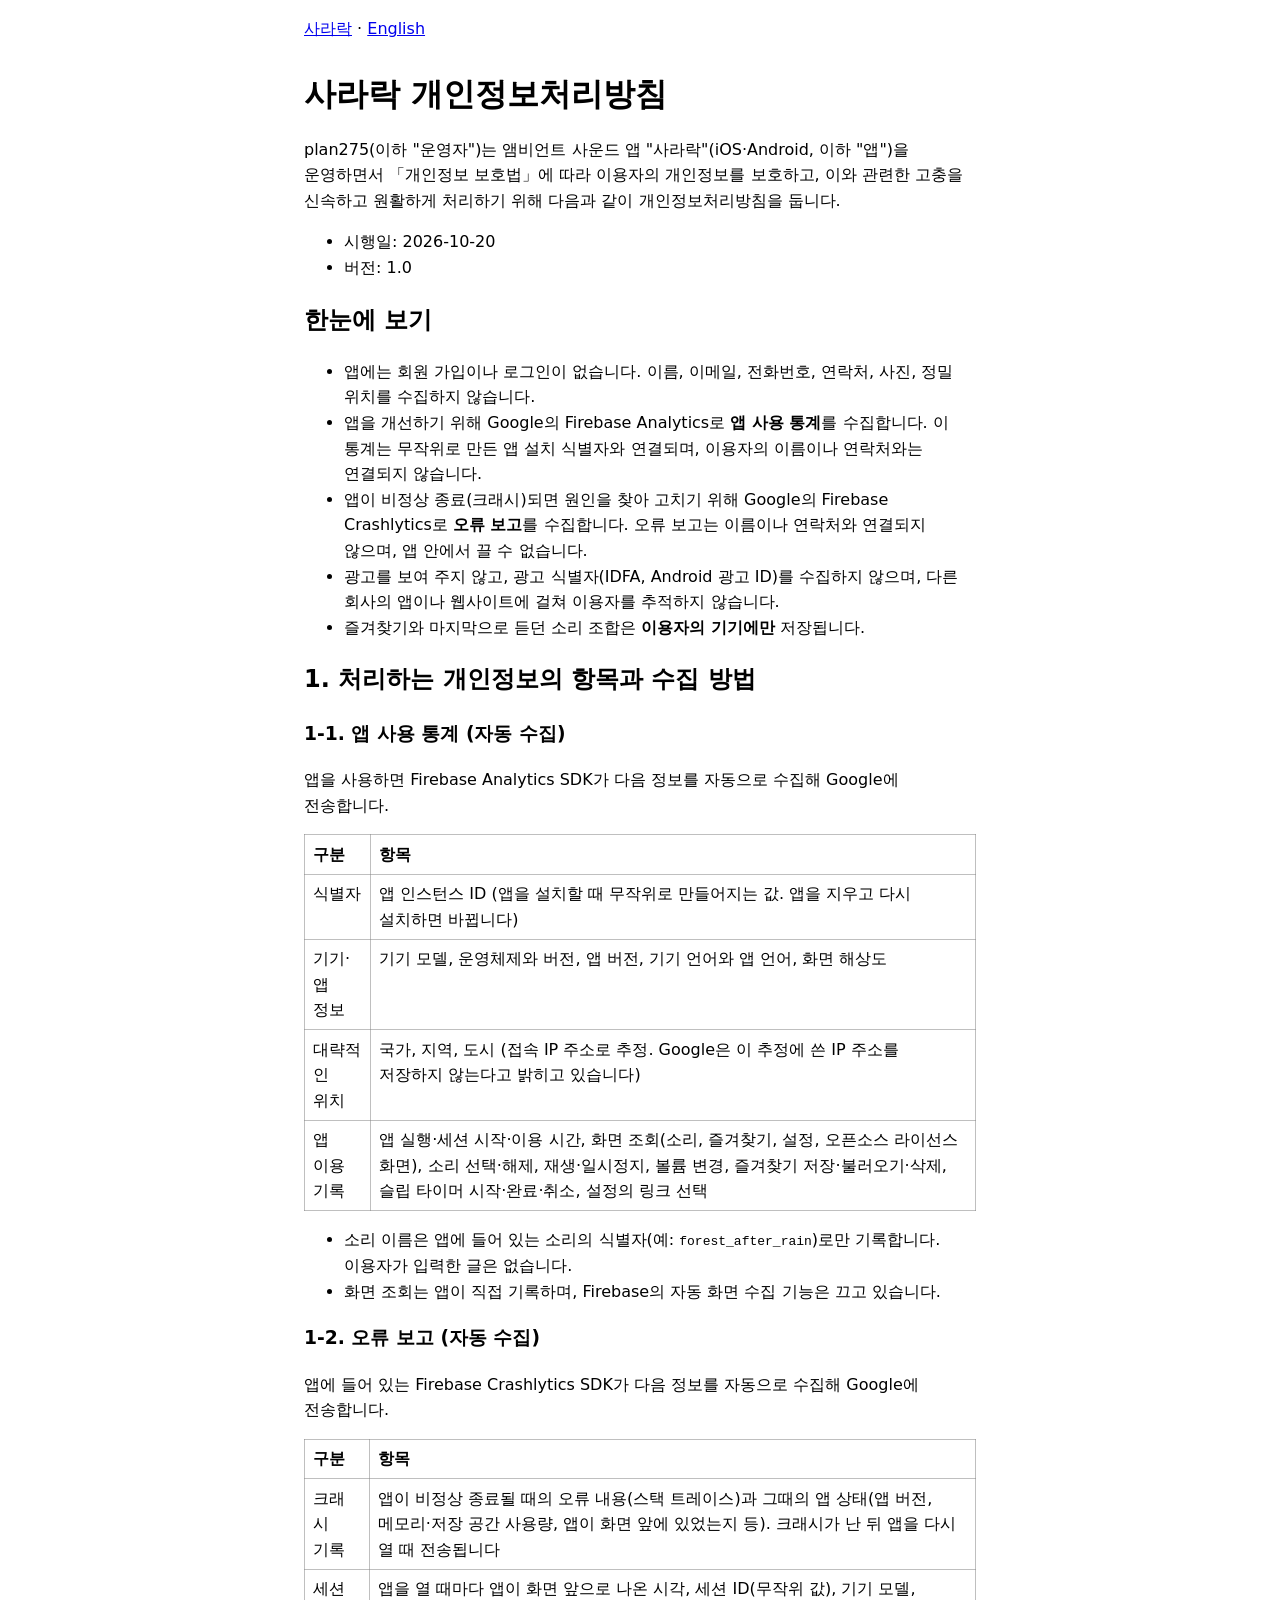
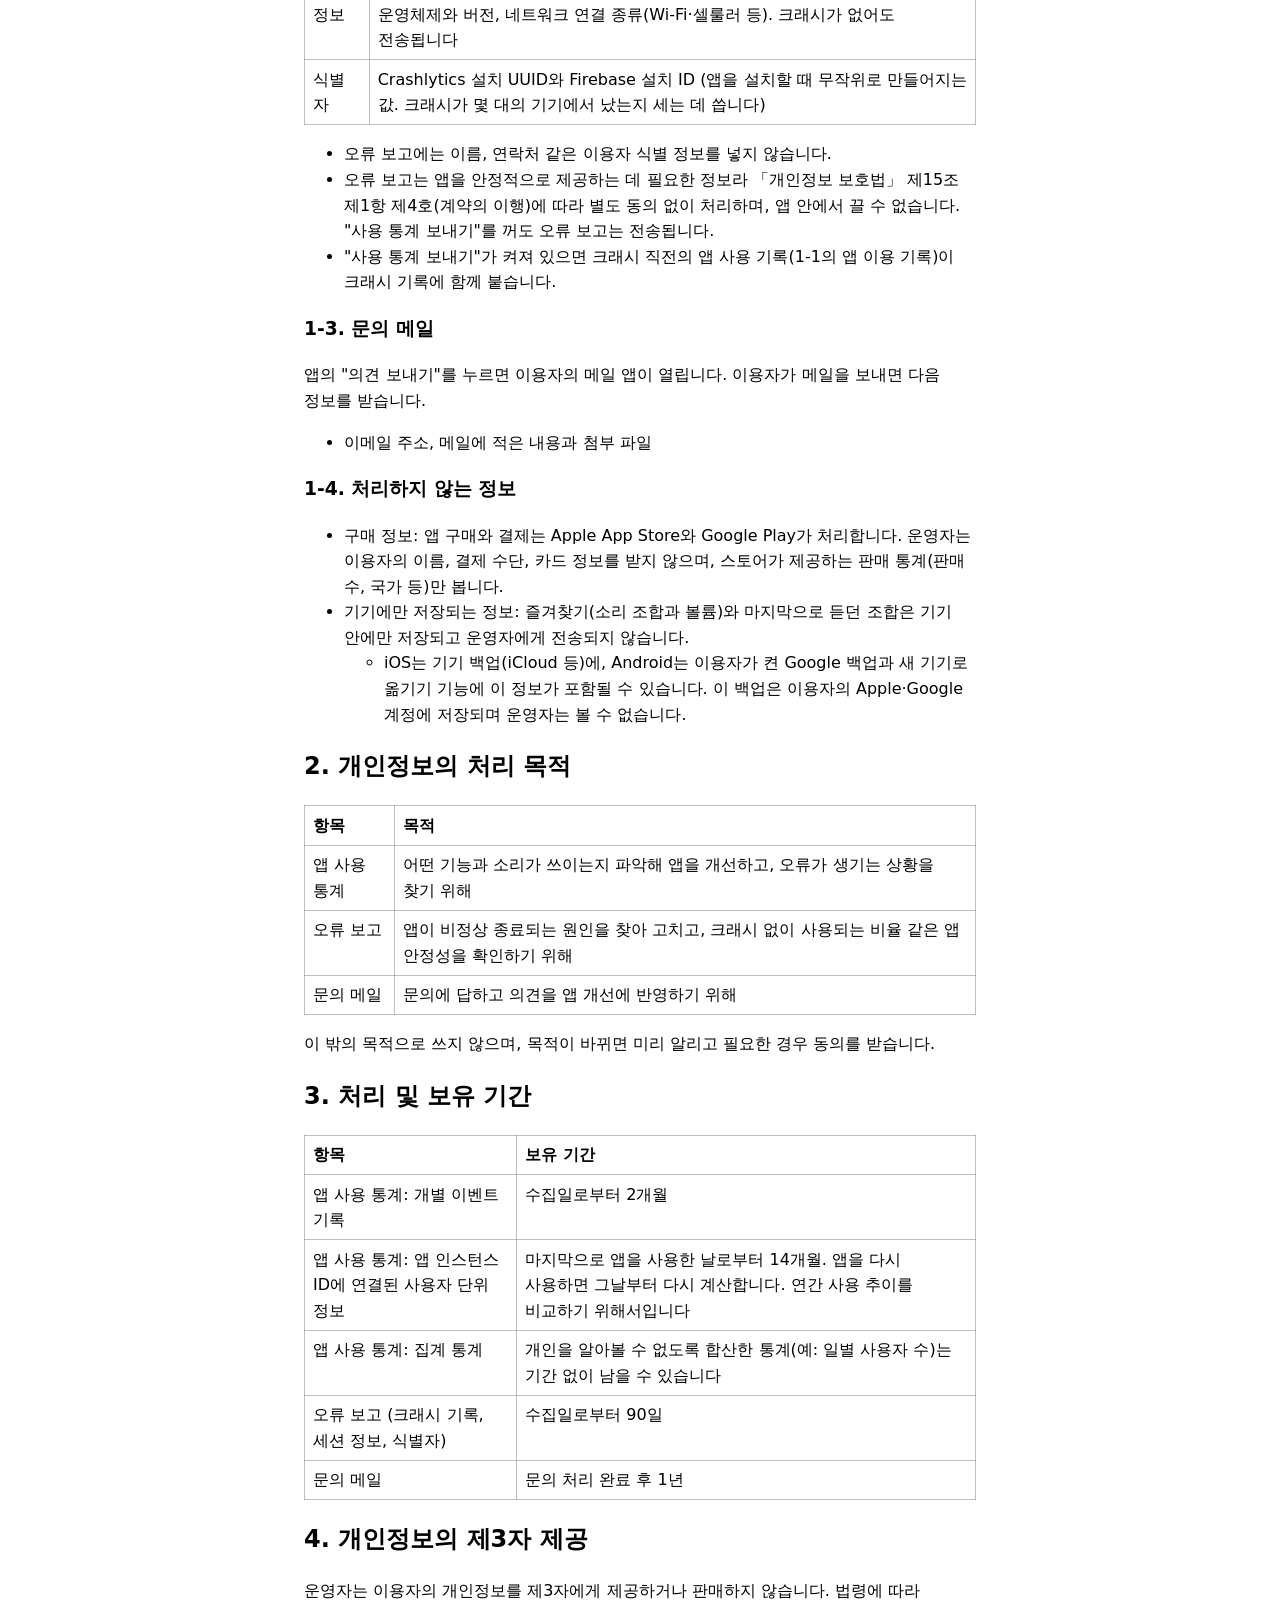
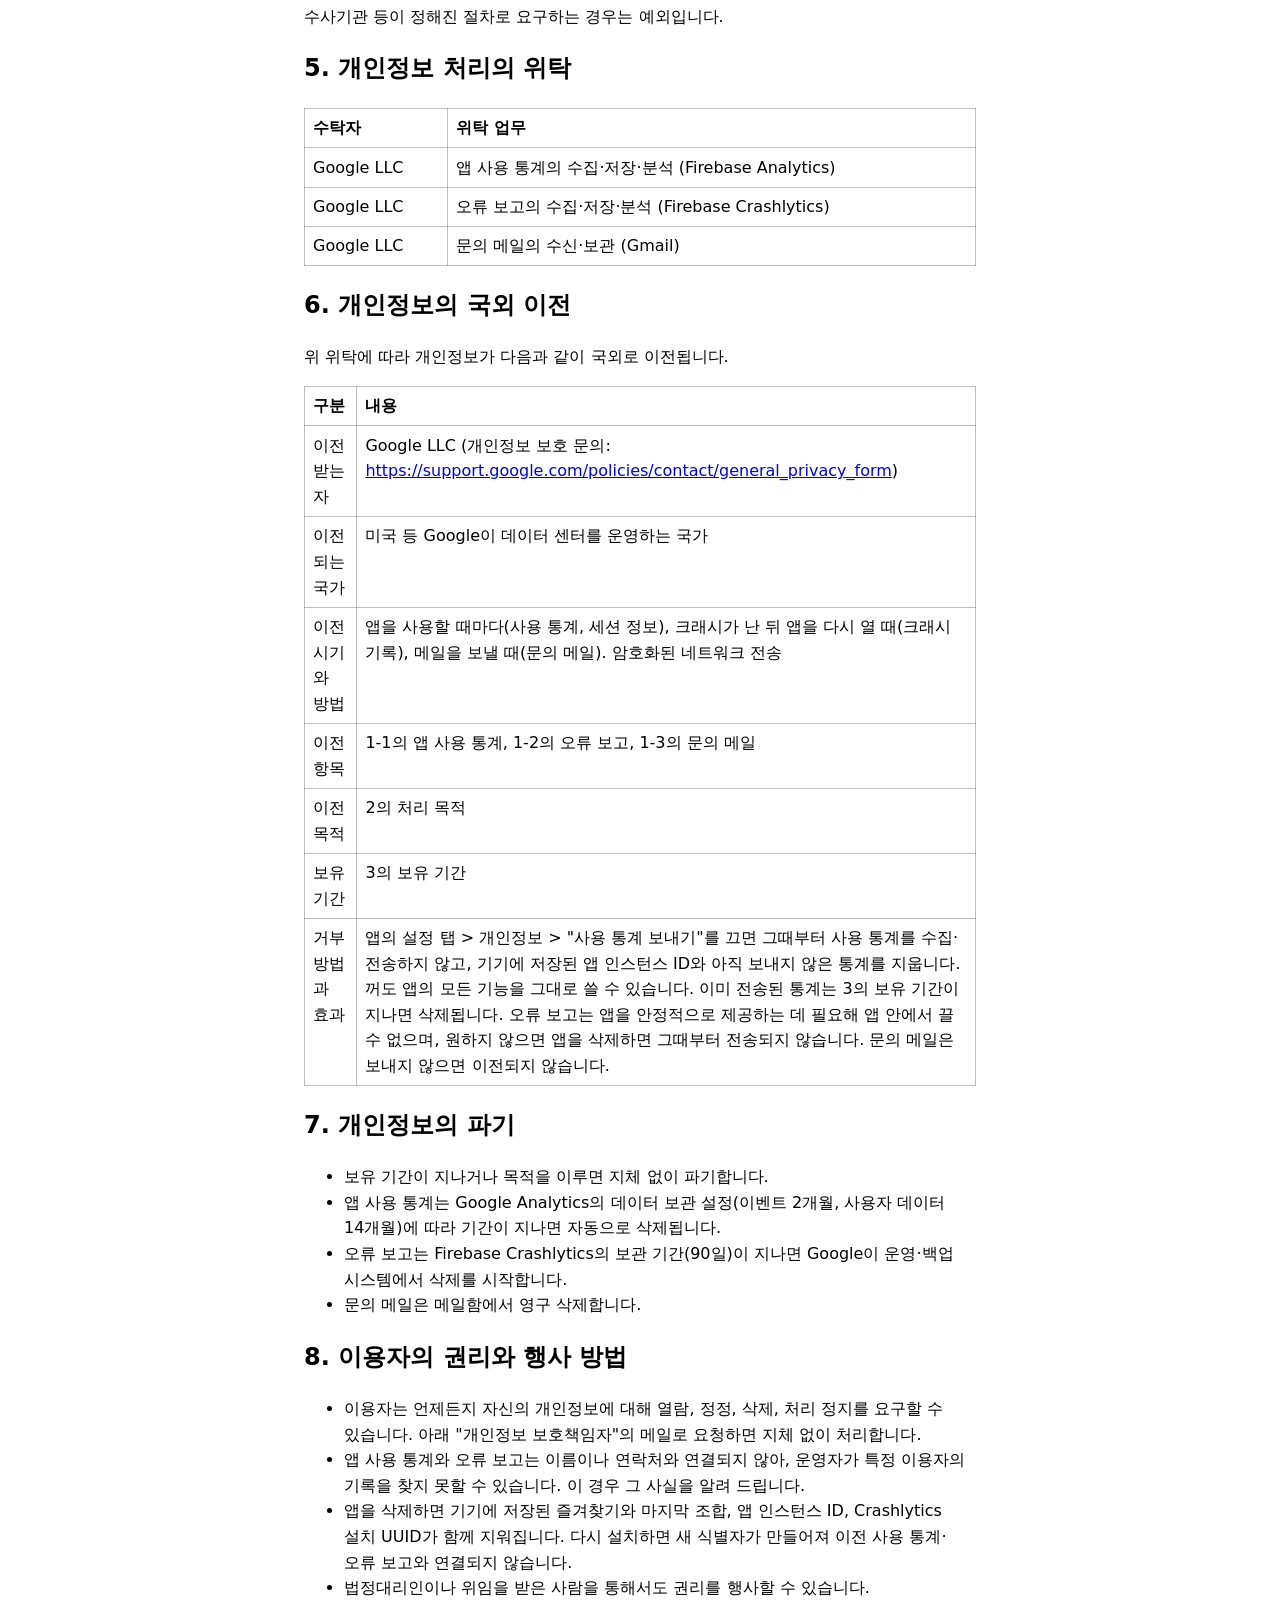
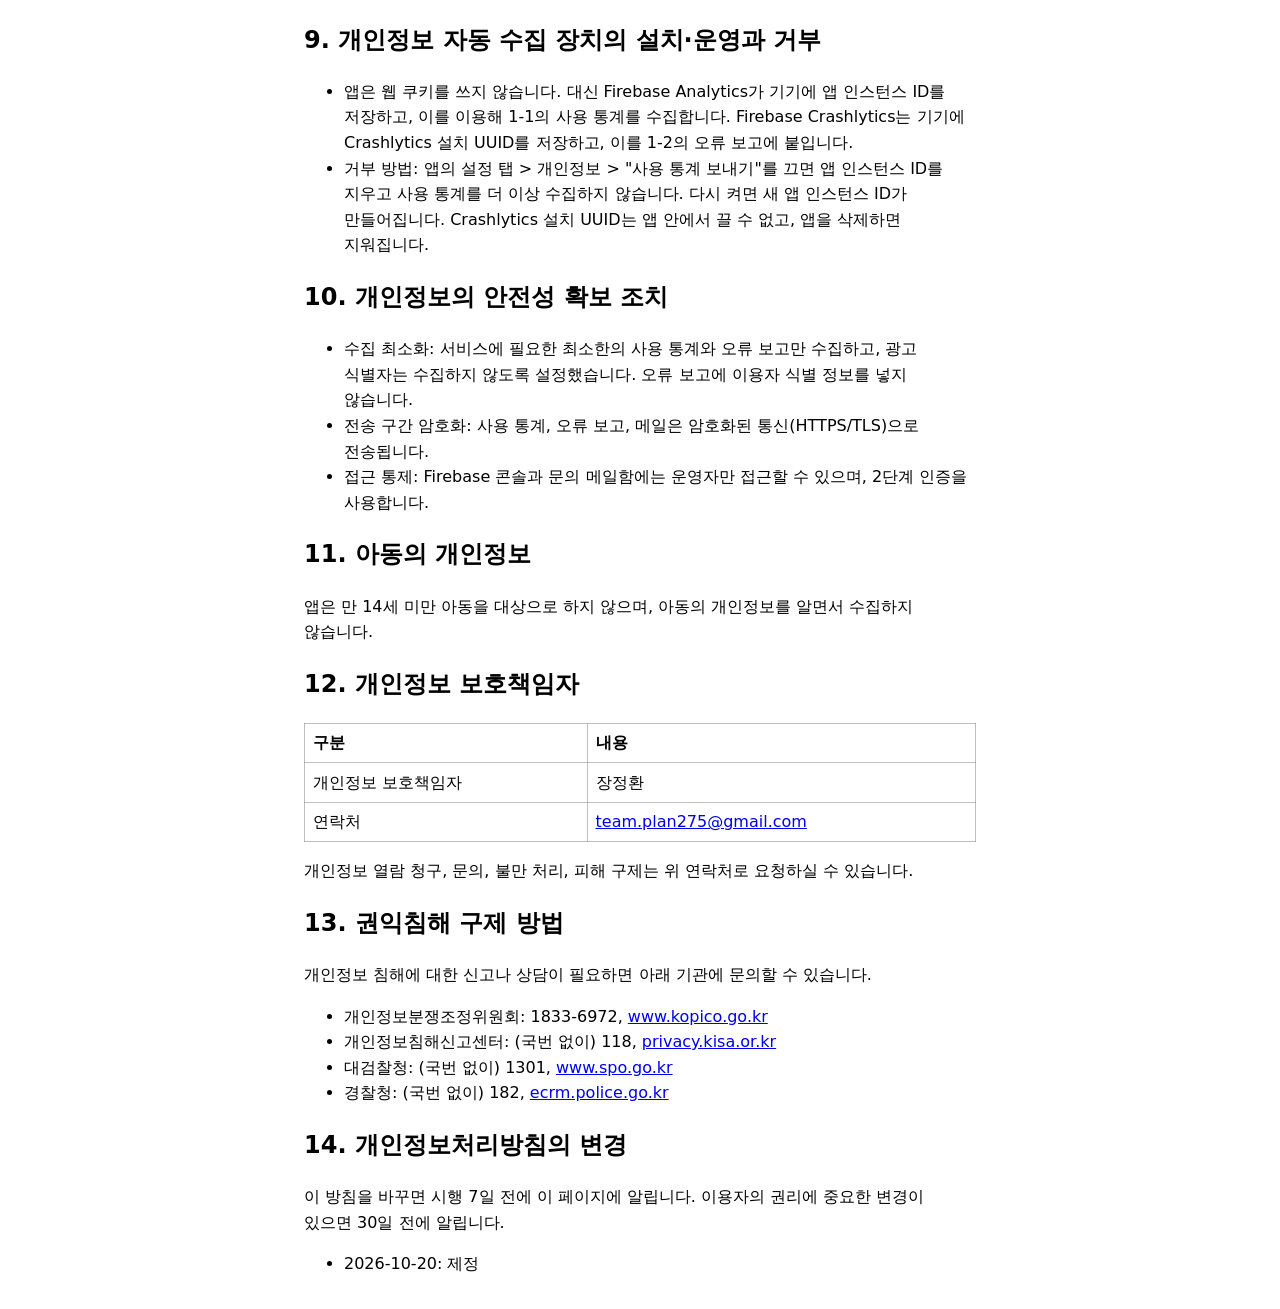
<file: sararak/privacy/index.html>
<!doctype html>
<html lang="ko">
<head>
<meta charset="utf-8">
<meta name="viewport" content="width=device-width, initial-scale=1">
<meta name="robots" content="noindex">
<title>사라락 개인정보처리방침</title>
<link rel="stylesheet" href="../../style.css">
</head>
<body>
<span id="app"></span>
<nav><a href="../">사라락</a> · <a href="../en/privacy/" hreflang="en" lang="en">English</a></nav>
<main>
<h1>사라락 개인정보처리방침</h1>
<p>plan275(이하 "운영자")는 앰비언트 사운드 앱 "사라락"(iOS·Android, 이하 "앱")을 운영하면서 「개인정보 보호법」에 따라 이용자의 개인정보를 보호하고, 이와 관련한 고충을 신속하고 원활하게 처리하기 위해 다음과 같이 개인정보처리방침을 둡니다.</p>
<ul><li>시행일: 2026-10-20</li><li>버전: 1.0</li></ul>
<h2>한눈에 보기</h2>
<ul><li>앱에는 회원 가입이나 로그인이 없습니다. 이름, 이메일, 전화번호, 연락처, 사진, 정밀 위치를 수집하지 않습니다.</li><li>앱을 개선하기 위해 Google의 Firebase Analytics로 <strong>앱 사용 통계</strong>를 수집합니다. 이 통계는 무작위로 만든 앱 설치 식별자와 연결되며, 이용자의 이름이나 연락처와는 연결되지 않습니다.</li><li>앱이 비정상 종료(크래시)되면 원인을 찾아 고치기 위해 Google의 Firebase Crashlytics로 <strong>오류 보고</strong>를 수집합니다. 오류 보고는 이름이나 연락처와 연결되지 않으며, 앱 안에서 끌 수 없습니다.</li><li>광고를 보여 주지 않고, 광고 식별자(IDFA, Android 광고 ID)를 수집하지 않으며, 다른 회사의 앱이나 웹사이트에 걸쳐 이용자를 추적하지 않습니다.</li><li>즐겨찾기와 마지막으로 듣던 소리 조합은 <strong>이용자의 기기에만</strong> 저장됩니다.</li></ul>
<h2>1. 처리하는 개인정보의 항목과 수집 방법</h2>
<h3>1-1. 앱 사용 통계 (자동 수집)</h3>
<p>앱을 사용하면 Firebase Analytics SDK가 다음 정보를 자동으로 수집해 Google에 전송합니다.</p>
<table>
<thead><tr><th>구분</th><th>항목</th></tr></thead>
<tbody>
<tr><td>식별자</td><td>앱 인스턴스 ID (앱을 설치할 때 무작위로 만들어지는 값. 앱을 지우고 다시 설치하면 바뀝니다)</td></tr>
<tr><td>기기·앱 정보</td><td>기기 모델, 운영체제와 버전, 앱 버전, 기기 언어와 앱 언어, 화면 해상도</td></tr>
<tr><td>대략적인 위치</td><td>국가, 지역, 도시 (접속 IP 주소로 추정. Google은 이 추정에 쓴 IP 주소를 저장하지 않는다고 밝히고 있습니다)</td></tr>
<tr><td>앱 이용 기록</td><td>앱 실행·세션 시작·이용 시간, 화면 조회(소리, 즐겨찾기, 설정, 오픈소스 라이선스 화면), 소리 선택·해제, 재생·일시정지, 볼륨 변경, 즐겨찾기 저장·불러오기·삭제, 슬립 타이머 시작·완료·취소, 설정의 링크 선택</td></tr>
</tbody></table>
<ul><li>소리 이름은 앱에 들어 있는 소리의 식별자(예: <code>forest_after_rain</code>)로만 기록합니다. 이용자가 입력한 글은 없습니다.</li><li>화면 조회는 앱이 직접 기록하며, Firebase의 자동 화면 수집 기능은 끄고 있습니다.</li></ul>
<h3>1-2. 오류 보고 (자동 수집)</h3>
<p>앱에 들어 있는 Firebase Crashlytics SDK가 다음 정보를 자동으로 수집해 Google에 전송합니다.</p>
<table>
<thead><tr><th>구분</th><th>항목</th></tr></thead>
<tbody>
<tr><td>크래시 기록</td><td>앱이 비정상 종료될 때의 오류 내용(스택 트레이스)과 그때의 앱 상태(앱 버전, 메모리·저장 공간 사용량, 앱이 화면 앞에 있었는지 등). 크래시가 난 뒤 앱을 다시 열 때 전송됩니다</td></tr>
<tr><td>세션 정보</td><td>앱을 열 때마다 앱이 화면 앞으로 나온 시각, 세션 ID(무작위 값), 기기 모델, 운영체제와 버전, 네트워크 연결 종류(Wi-Fi·셀룰러 등). 크래시가 없어도 전송됩니다</td></tr>
<tr><td>식별자</td><td>Crashlytics 설치 UUID와 Firebase 설치 ID (앱을 설치할 때 무작위로 만들어지는 값. 크래시가 몇 대의 기기에서 났는지 세는 데 씁니다)</td></tr>
</tbody></table>
<ul><li>오류 보고에는 이름, 연락처 같은 이용자 식별 정보를 넣지 않습니다.</li><li>오류 보고는 앱을 안정적으로 제공하는 데 필요한 정보라 「개인정보 보호법」 제15조 제1항 제4호(계약의 이행)에 따라 별도 동의 없이 처리하며, 앱 안에서 끌 수 없습니다. "사용 통계 보내기"를 꺼도 오류 보고는 전송됩니다.</li><li>"사용 통계 보내기"가 켜져 있으면 크래시 직전의 앱 사용 기록(1-1의 앱 이용 기록)이 크래시 기록에 함께 붙습니다.</li></ul>
<h3>1-3. 문의 메일</h3>
<p>앱의 "의견 보내기"를 누르면 이용자의 메일 앱이 열립니다. 이용자가 메일을 보내면 다음 정보를 받습니다.</p>
<ul><li>이메일 주소, 메일에 적은 내용과 첨부 파일</li></ul>
<h3>1-4. 처리하지 않는 정보</h3>
<ul><li>구매 정보: 앱 구매와 결제는 Apple App Store와 Google Play가 처리합니다. 운영자는 이용자의 이름, 결제 수단, 카드 정보를 받지 않으며, 스토어가 제공하는 판매 통계(판매 수, 국가 등)만 봅니다.</li><li>기기에만 저장되는 정보: 즐겨찾기(소리 조합과 볼륨)와 마지막으로 듣던 조합은 기기 안에만 저장되고 운영자에게 전송되지 않습니다.<ul><li>iOS는 기기 백업(iCloud 등)에, Android는 이용자가 켠 Google 백업과 새 기기로 옮기기 기능에 이 정보가 포함될 수 있습니다. 이 백업은 이용자의 Apple·Google 계정에 저장되며 운영자는 볼 수 없습니다.</li></ul></li></ul>
<h2>2. 개인정보의 처리 목적</h2>
<table>
<thead><tr><th>항목</th><th>목적</th></tr></thead>
<tbody>
<tr><td>앱 사용 통계</td><td>어떤 기능과 소리가 쓰이는지 파악해 앱을 개선하고, 오류가 생기는 상황을 찾기 위해</td></tr>
<tr><td>오류 보고</td><td>앱이 비정상 종료되는 원인을 찾아 고치고, 크래시 없이 사용되는 비율 같은 앱 안정성을 확인하기 위해</td></tr>
<tr><td>문의 메일</td><td>문의에 답하고 의견을 앱 개선에 반영하기 위해</td></tr>
</tbody></table>
<p>이 밖의 목적으로 쓰지 않으며, 목적이 바뀌면 미리 알리고 필요한 경우 동의를 받습니다.</p>
<h2>3. 처리 및 보유 기간</h2>
<table>
<thead><tr><th>항목</th><th>보유 기간</th></tr></thead>
<tbody>
<tr><td>앱 사용 통계: 개별 이벤트 기록</td><td>수집일로부터 2개월</td></tr>
<tr><td>앱 사용 통계: 앱 인스턴스 ID에 연결된 사용자 단위 정보</td><td>마지막으로 앱을 사용한 날로부터 14개월. 앱을 다시 사용하면 그날부터 다시 계산합니다. 연간 사용 추이를 비교하기 위해서입니다</td></tr>
<tr><td>앱 사용 통계: 집계 통계</td><td>개인을 알아볼 수 없도록 합산한 통계(예: 일별 사용자 수)는 기간 없이 남을 수 있습니다</td></tr>
<tr><td>오류 보고 (크래시 기록, 세션 정보, 식별자)</td><td>수집일로부터 90일</td></tr>
<tr><td>문의 메일</td><td>문의 처리 완료 후 1년</td></tr>
</tbody></table>
<h2>4. 개인정보의 제3자 제공</h2>
<p>운영자는 이용자의 개인정보를 제3자에게 제공하거나 판매하지 않습니다. 법령에 따라 수사기관 등이 정해진 절차로 요구하는 경우는 예외입니다.</p>
<h2>5. 개인정보 처리의 위탁</h2>
<table>
<thead><tr><th>수탁자</th><th>위탁 업무</th></tr></thead>
<tbody>
<tr><td>Google LLC</td><td>앱 사용 통계의 수집·저장·분석 (Firebase Analytics)</td></tr>
<tr><td>Google LLC</td><td>오류 보고의 수집·저장·분석 (Firebase Crashlytics)</td></tr>
<tr><td>Google LLC</td><td>문의 메일의 수신·보관 (Gmail)</td></tr>
</tbody></table>
<h2>6. 개인정보의 국외 이전</h2>
<p>위 위탁에 따라 개인정보가 다음과 같이 국외로 이전됩니다.</p>
<table>
<thead><tr><th>구분</th><th>내용</th></tr></thead>
<tbody>
<tr><td>이전받는 자</td><td>Google LLC (개인정보 보호 문의: <a href="https://support.google.com/policies/contact/general_privacy_form">https://support.google.com/policies/contact/general_privacy_form</a>)</td></tr>
<tr><td>이전되는 국가</td><td>미국 등 Google이 데이터 센터를 운영하는 국가</td></tr>
<tr><td>이전 시기와 방법</td><td>앱을 사용할 때마다(사용 통계, 세션 정보), 크래시가 난 뒤 앱을 다시 열 때(크래시 기록), 메일을 보낼 때(문의 메일). 암호화된 네트워크 전송</td></tr>
<tr><td>이전 항목</td><td>1-1의 앱 사용 통계, 1-2의 오류 보고, 1-3의 문의 메일</td></tr>
<tr><td>이전 목적</td><td>2의 처리 목적</td></tr>
<tr><td>보유 기간</td><td>3의 보유 기간</td></tr>
<tr><td>거부 방법과 효과</td><td>앱의 설정 탭 &gt; 개인정보 &gt; "사용 통계 보내기"를 끄면 그때부터 사용 통계를 수집·전송하지 않고, 기기에 저장된 앱 인스턴스 ID와 아직 보내지 않은 통계를 지웁니다. 꺼도 앱의 모든 기능을 그대로 쓸 수 있습니다. 이미 전송된 통계는 3의 보유 기간이 지나면 삭제됩니다. 오류 보고는 앱을 안정적으로 제공하는 데 필요해 앱 안에서 끌 수 없으며, 원하지 않으면 앱을 삭제하면 그때부터 전송되지 않습니다. 문의 메일은 보내지 않으면 이전되지 않습니다.</td></tr>
</tbody></table>
<h2>7. 개인정보의 파기</h2>
<ul><li>보유 기간이 지나거나 목적을 이루면 지체 없이 파기합니다.</li><li>앱 사용 통계는 Google Analytics의 데이터 보관 설정(이벤트 2개월, 사용자 데이터 14개월)에 따라 기간이 지나면 자동으로 삭제됩니다.</li><li>오류 보고는 Firebase Crashlytics의 보관 기간(90일)이 지나면 Google이 운영·백업 시스템에서 삭제를 시작합니다.</li><li>문의 메일은 메일함에서 영구 삭제합니다.</li></ul>
<h2>8. 이용자의 권리와 행사 방법</h2>
<ul><li>이용자는 언제든지 자신의 개인정보에 대해 열람, 정정, 삭제, 처리 정지를 요구할 수 있습니다. 아래 "개인정보 보호책임자"의 메일로 요청하면 지체 없이 처리합니다.</li><li>앱 사용 통계와 오류 보고는 이름이나 연락처와 연결되지 않아, 운영자가 특정 이용자의 기록을 찾지 못할 수 있습니다. 이 경우 그 사실을 알려 드립니다.</li><li>앱을 삭제하면 기기에 저장된 즐겨찾기와 마지막 조합, 앱 인스턴스 ID, Crashlytics 설치 UUID가 함께 지워집니다. 다시 설치하면 새 식별자가 만들어져 이전 사용 통계·오류 보고와 연결되지 않습니다.</li><li>법정대리인이나 위임을 받은 사람을 통해서도 권리를 행사할 수 있습니다.</li></ul>
<h2>9. 개인정보 자동 수집 장치의 설치·운영과 거부</h2>
<ul><li>앱은 웹 쿠키를 쓰지 않습니다. 대신 Firebase Analytics가 기기에 앱 인스턴스 ID를 저장하고, 이를 이용해 1-1의 사용 통계를 수집합니다. Firebase Crashlytics는 기기에 Crashlytics 설치 UUID를 저장하고, 이를 1-2의 오류 보고에 붙입니다.</li><li>거부 방법: 앱의 설정 탭 &gt; 개인정보 &gt; "사용 통계 보내기"를 끄면 앱 인스턴스 ID를 지우고 사용 통계를 더 이상 수집하지 않습니다. 다시 켜면 새 앱 인스턴스 ID가 만들어집니다. Crashlytics 설치 UUID는 앱 안에서 끌 수 없고, 앱을 삭제하면 지워집니다.</li></ul>
<h2>10. 개인정보의 안전성 확보 조치</h2>
<ul><li>수집 최소화: 서비스에 필요한 최소한의 사용 통계와 오류 보고만 수집하고, 광고 식별자는 수집하지 않도록 설정했습니다. 오류 보고에 이용자 식별 정보를 넣지 않습니다.</li><li>전송 구간 암호화: 사용 통계, 오류 보고, 메일은 암호화된 통신(HTTPS/TLS)으로 전송됩니다.</li><li>접근 통제: Firebase 콘솔과 문의 메일함에는 운영자만 접근할 수 있으며, 2단계 인증을 사용합니다.</li></ul>
<h2>11. 아동의 개인정보</h2>
<p>앱은 만 14세 미만 아동을 대상으로 하지 않으며, 아동의 개인정보를 알면서 수집하지 않습니다.</p>
<h2>12. 개인정보 보호책임자</h2>
<table>
<thead><tr><th>구분</th><th>내용</th></tr></thead>
<tbody>
<tr><td>개인정보 보호책임자</td><td>장정환</td></tr>
<tr><td>연락처</td><td><a href="mailto:team.plan275@gmail.com">team.plan275@gmail.com</a></td></tr>
</tbody></table>
<p>개인정보 열람 청구, 문의, 불만 처리, 피해 구제는 위 연락처로 요청하실 수 있습니다.</p>
<h2>13. 권익침해 구제 방법</h2>
<p>개인정보 침해에 대한 신고나 상담이 필요하면 아래 기관에 문의할 수 있습니다.</p>
<ul><li>개인정보분쟁조정위원회: 1833-6972, <a href="https://www.kopico.go.kr">www.kopico.go.kr</a></li><li>개인정보침해신고센터: (국번 없이) 118, <a href="https://privacy.kisa.or.kr">privacy.kisa.or.kr</a></li><li>대검찰청: (국번 없이) 1301, <a href="https://www.spo.go.kr">www.spo.go.kr</a></li><li>경찰청: (국번 없이) 182, <a href="https://ecrm.police.go.kr">ecrm.police.go.kr</a></li></ul>
<h2>14. 개인정보처리방침의 변경</h2>
<p>이 방침을 바꾸면 시행 7일 전에 이 페이지에 알립니다. 이용자의 권리에 중요한 변경이 있으면 30일 전에 알립니다.</p>
<ul><li>2026-10-20: 제정</li></ul>
</main>
</body>
</html>
</file>
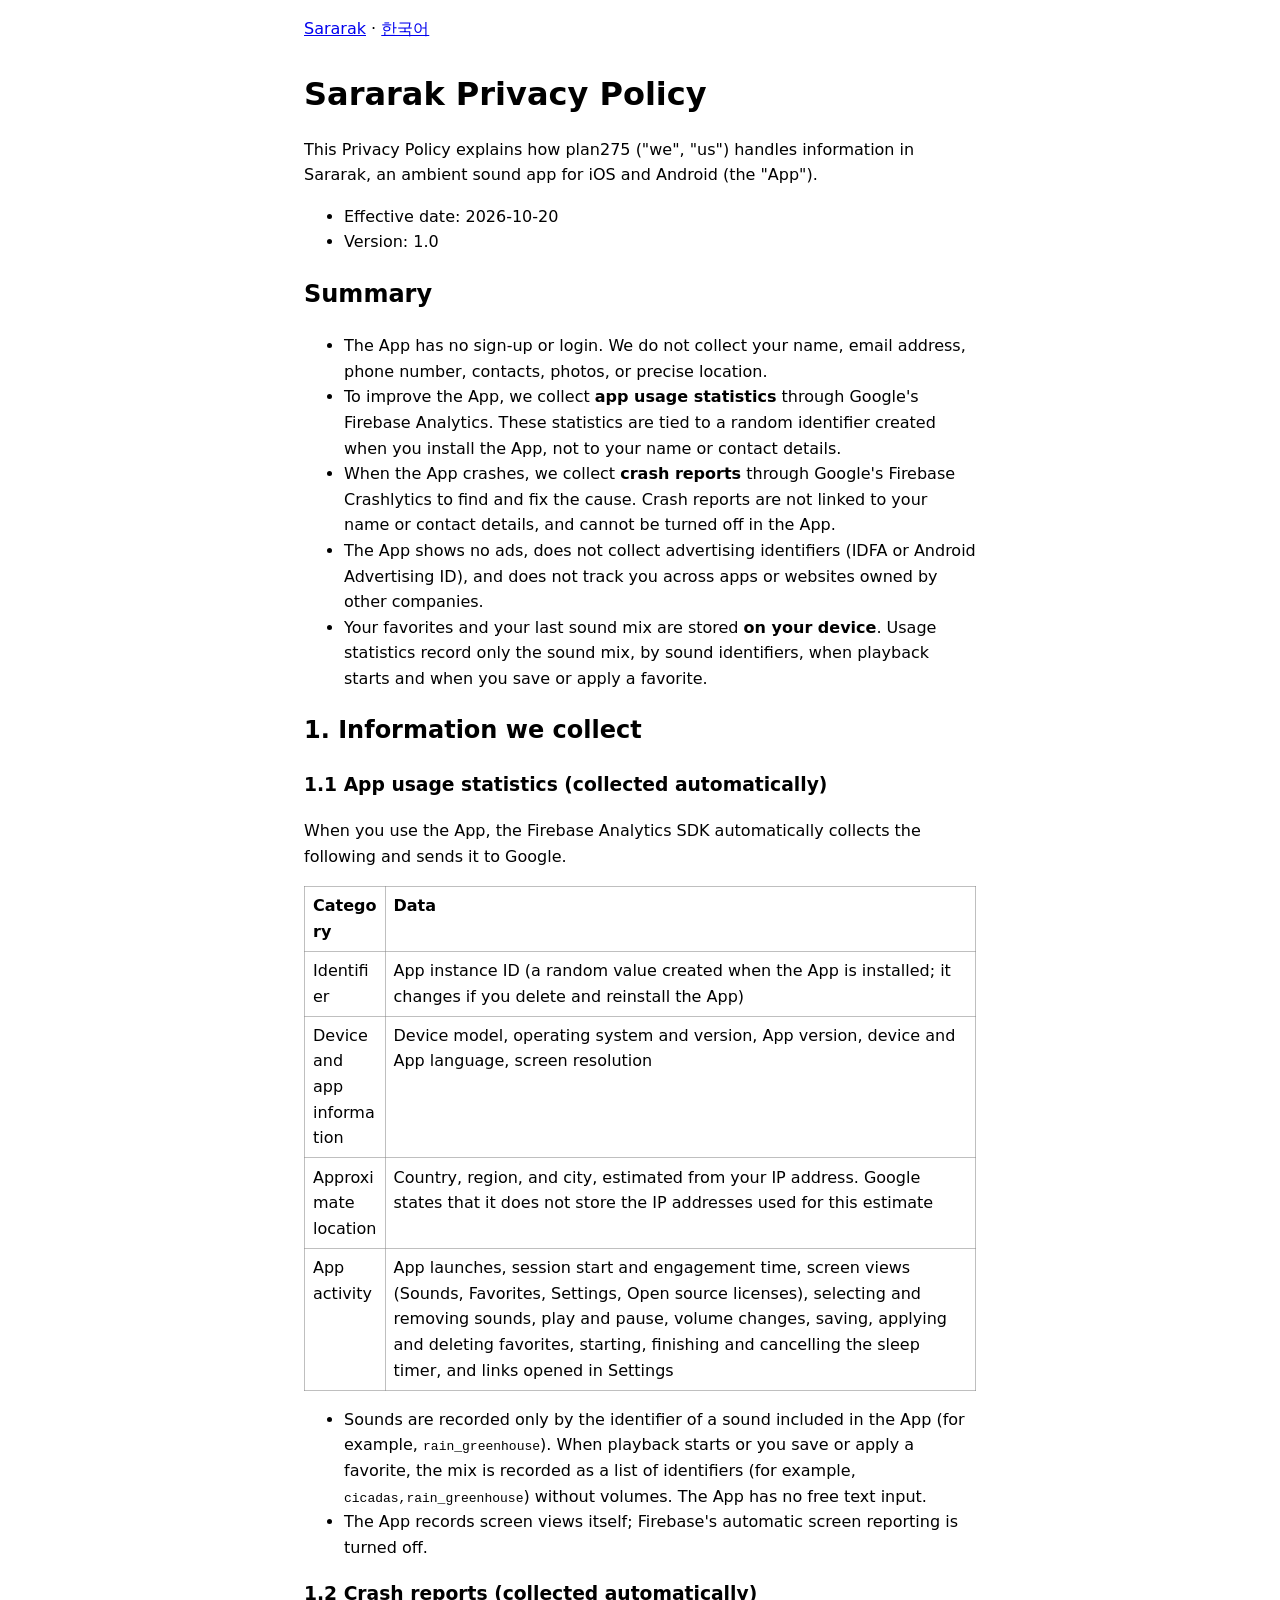
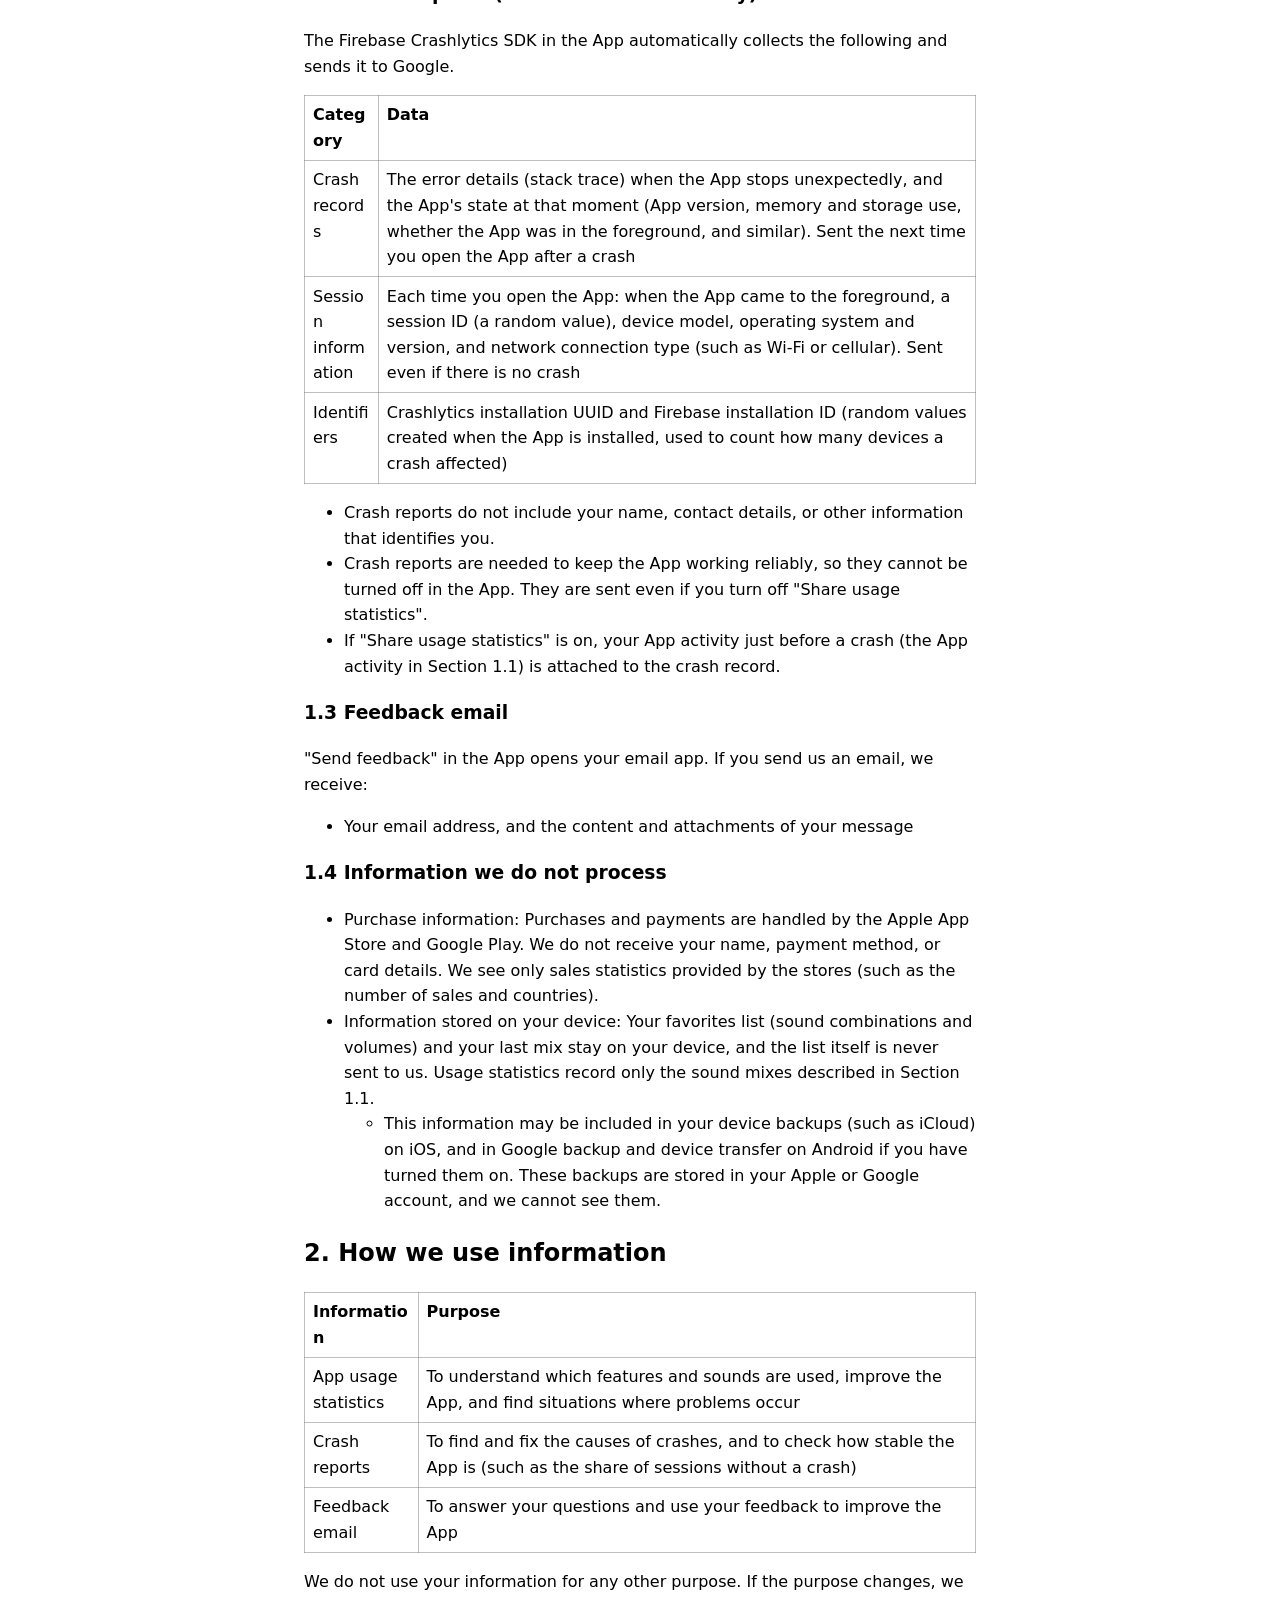
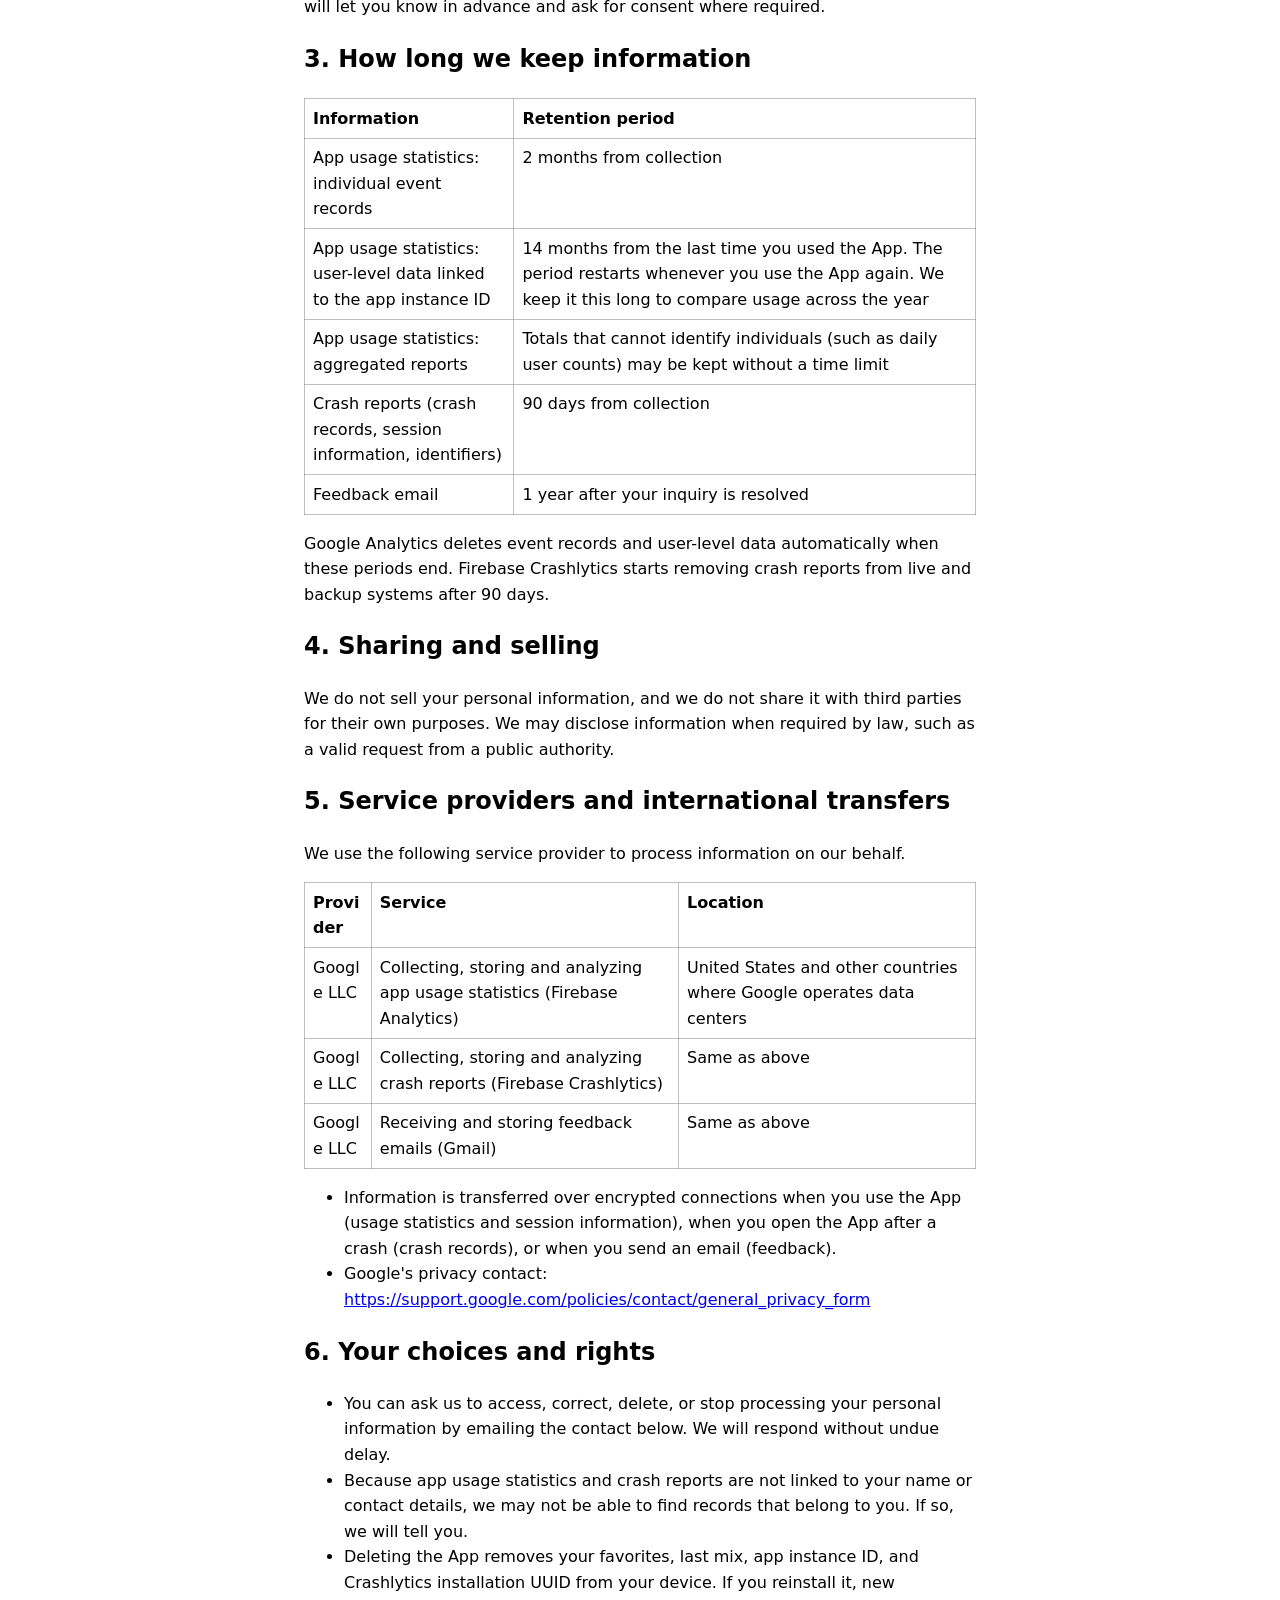
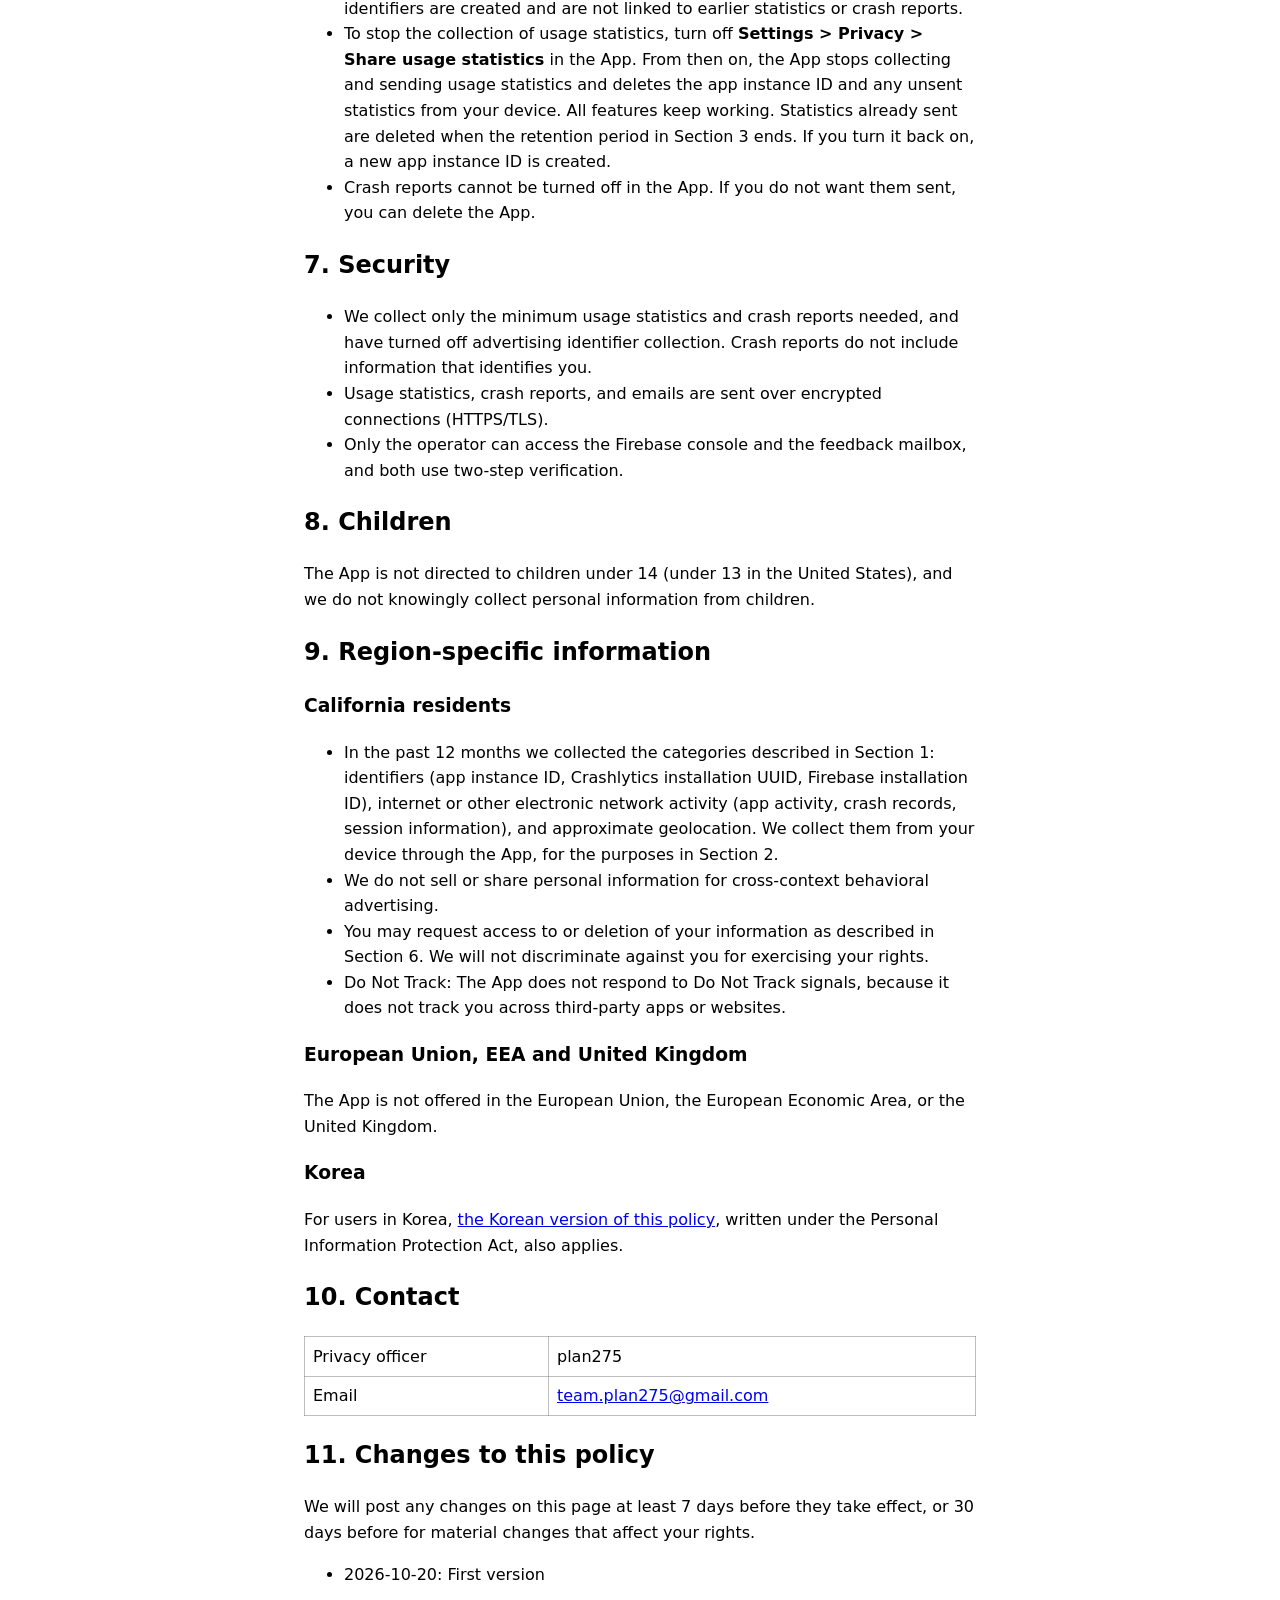
<file: sararak/en/privacy/index.html>
<!doctype html>
<html lang="en">
<head>
<meta charset="utf-8">
<meta name="viewport" content="width=device-width, initial-scale=1">
<meta name="robots" content="noindex">
<title>Sararak Privacy Policy</title>
<link rel="stylesheet" href="../../../style.css">
</head>
<body>
<span id="app"></span>
<nav><a href="../">Sararak</a> · <a href="../../ko/privacy/" hreflang="ko" lang="ko">한국어</a></nav>
<main>
<h1>Sararak Privacy Policy</h1>
<p>This Privacy Policy explains how plan275 ("we", "us") handles information in Sararak, an ambient sound app for iOS and Android (the "App").</p>
<ul><li>Effective date: 2026-10-20</li><li>Version: 1.0</li></ul>
<h2>Summary</h2>
<ul><li>The App has no sign-up or login. We do not collect your name, email address, phone number, contacts, photos, or precise location.</li><li>To improve the App, we collect <strong>app usage statistics</strong> through Google's Firebase Analytics. These statistics are tied to a random identifier created when you install the App, not to your name or contact details.</li><li>When the App crashes, we collect <strong>crash reports</strong> through Google's Firebase Crashlytics to find and fix the cause. Crash reports are not linked to your name or contact details, and cannot be turned off in the App.</li><li>The App shows no ads, does not collect advertising identifiers (IDFA or Android Advertising ID), and does not track you across apps or websites owned by other companies.</li><li>Your favorites and your last sound mix are stored <strong>on your device</strong>. Usage statistics record only the sound mix, by sound identifiers, when playback starts and when you save or apply a favorite.</li></ul>
<h2>1. Information we collect</h2>
<h3>1.1 App usage statistics (collected automatically)</h3>
<p>When you use the App, the Firebase Analytics SDK automatically collects the following and sends it to Google.</p>
<table>
<thead><tr><th>Category</th><th>Data</th></tr></thead>
<tbody>
<tr><td>Identifier</td><td>App instance ID (a random value created when the App is installed; it changes if you delete and reinstall the App)</td></tr>
<tr><td>Device and app information</td><td>Device model, operating system and version, App version, device and App language, screen resolution</td></tr>
<tr><td>Approximate location</td><td>Country, region, and city, estimated from your IP address. Google states that it does not store the IP addresses used for this estimate</td></tr>
<tr><td>App activity</td><td>App launches, session start and engagement time, screen views (Sounds, Favorites, Settings, Open source licenses), selecting and removing sounds, play and pause, volume changes, saving, applying and deleting favorites, starting, finishing and cancelling the sleep timer, and links opened in Settings</td></tr>
</tbody></table>
<ul><li>Sounds are recorded only by the identifier of a sound included in the App (for example, <code>rain_greenhouse</code>). When playback starts or you save or apply a favorite, the mix is recorded as a list of identifiers (for example, <code>cicadas,rain_greenhouse</code>) without volumes. The App has no free text input.</li><li>The App records screen views itself; Firebase's automatic screen reporting is turned off.</li></ul>
<h3>1.2 Crash reports (collected automatically)</h3>
<p>The Firebase Crashlytics SDK in the App automatically collects the following and sends it to Google.</p>
<table>
<thead><tr><th>Category</th><th>Data</th></tr></thead>
<tbody>
<tr><td>Crash records</td><td>The error details (stack trace) when the App stops unexpectedly, and the App's state at that moment (App version, memory and storage use, whether the App was in the foreground, and similar). Sent the next time you open the App after a crash</td></tr>
<tr><td>Session information</td><td>Each time you open the App: when the App came to the foreground, a session ID (a random value), device model, operating system and version, and network connection type (such as Wi-Fi or cellular). Sent even if there is no crash</td></tr>
<tr><td>Identifiers</td><td>Crashlytics installation UUID and Firebase installation ID (random values created when the App is installed, used to count how many devices a crash affected)</td></tr>
</tbody></table>
<ul><li>Crash reports do not include your name, contact details, or other information that identifies you.</li><li>Crash reports are needed to keep the App working reliably, so they cannot be turned off in the App. They are sent even if you turn off "Share usage statistics".</li><li>If "Share usage statistics" is on, your App activity just before a crash (the App activity in Section 1.1) is attached to the crash record.</li></ul>
<h3>1.3 Feedback email</h3>
<p>"Send feedback" in the App opens your email app. If you send us an email, we receive:</p>
<ul><li>Your email address, and the content and attachments of your message</li></ul>
<h3>1.4 Information we do not process</h3>
<ul><li>Purchase information: Purchases and payments are handled by the Apple App Store and Google Play. We do not receive your name, payment method, or card details. We see only sales statistics provided by the stores (such as the number of sales and countries).</li><li>Information stored on your device: Your favorites list (sound combinations and volumes) and your last mix stay on your device, and the list itself is never sent to us. Usage statistics record only the sound mixes described in Section 1.1.<ul><li>This information may be included in your device backups (such as iCloud) on iOS, and in Google backup and device transfer on Android if you have turned them on. These backups are stored in your Apple or Google account, and we cannot see them.</li></ul></li></ul>
<h2>2. How we use information</h2>
<table>
<thead><tr><th>Information</th><th>Purpose</th></tr></thead>
<tbody>
<tr><td>App usage statistics</td><td>To understand which features and sounds are used, improve the App, and find situations where problems occur</td></tr>
<tr><td>Crash reports</td><td>To find and fix the causes of crashes, and to check how stable the App is (such as the share of sessions without a crash)</td></tr>
<tr><td>Feedback email</td><td>To answer your questions and use your feedback to improve the App</td></tr>
</tbody></table>
<p>We do not use your information for any other purpose. If the purpose changes, we will let you know in advance and ask for consent where required.</p>
<h2>3. How long we keep information</h2>
<table>
<thead><tr><th>Information</th><th>Retention period</th></tr></thead>
<tbody>
<tr><td>App usage statistics: individual event records</td><td>2 months from collection</td></tr>
<tr><td>App usage statistics: user-level data linked to the app instance ID</td><td>14 months from the last time you used the App. The period restarts whenever you use the App again. We keep it this long to compare usage across the year</td></tr>
<tr><td>App usage statistics: aggregated reports</td><td>Totals that cannot identify individuals (such as daily user counts) may be kept without a time limit</td></tr>
<tr><td>Crash reports (crash records, session information, identifiers)</td><td>90 days from collection</td></tr>
<tr><td>Feedback email</td><td>1 year after your inquiry is resolved</td></tr>
</tbody></table>
<p>Google Analytics deletes event records and user-level data automatically when these periods end. Firebase Crashlytics starts removing crash reports from live and backup systems after 90 days.</p>
<h2>4. Sharing and selling</h2>
<p>We do not sell your personal information, and we do not share it with third parties for their own purposes. We may disclose information when required by law, such as a valid request from a public authority.</p>
<h2>5. Service providers and international transfers</h2>
<p>We use the following service provider to process information on our behalf.</p>
<table>
<thead><tr><th>Provider</th><th>Service</th><th>Location</th></tr></thead>
<tbody>
<tr><td>Google LLC</td><td>Collecting, storing and analyzing app usage statistics (Firebase Analytics)</td><td>United States and other countries where Google operates data centers</td></tr>
<tr><td>Google LLC</td><td>Collecting, storing and analyzing crash reports (Firebase Crashlytics)</td><td>Same as above</td></tr>
<tr><td>Google LLC</td><td>Receiving and storing feedback emails (Gmail)</td><td>Same as above</td></tr>
</tbody></table>
<ul><li>Information is transferred over encrypted connections when you use the App (usage statistics and session information), when you open the App after a crash (crash records), or when you send an email (feedback).</li><li>Google's privacy contact: <a href="https://support.google.com/policies/contact/general_privacy_form">https://support.google.com/policies/contact/general_privacy_form</a></li></ul>
<h2>6. Your choices and rights</h2>
<ul><li>You can ask us to access, correct, delete, or stop processing your personal information by emailing the contact below. We will respond without undue delay.</li><li>Because app usage statistics and crash reports are not linked to your name or contact details, we may not be able to find records that belong to you. If so, we will tell you.</li><li>Deleting the App removes your favorites, last mix, app instance ID, and Crashlytics installation UUID from your device. If you reinstall it, new identifiers are created and are not linked to earlier statistics or crash reports.</li><li>To stop the collection of usage statistics, turn off <strong>Settings &gt; Privacy &gt; Share usage statistics</strong> in the App. From then on, the App stops collecting and sending usage statistics and deletes the app instance ID and any unsent statistics from your device. All features keep working. Statistics already sent are deleted when the retention period in Section 3 ends. If you turn it back on, a new app instance ID is created.</li><li>Crash reports cannot be turned off in the App. If you do not want them sent, you can delete the App.</li></ul>
<h2>7. Security</h2>
<ul><li>We collect only the minimum usage statistics and crash reports needed, and have turned off advertising identifier collection. Crash reports do not include information that identifies you.</li><li>Usage statistics, crash reports, and emails are sent over encrypted connections (HTTPS/TLS).</li><li>Only the operator can access the Firebase console and the feedback mailbox, and both use two-step verification.</li></ul>
<h2>8. Children</h2>
<p>The App is not directed to children under 14 (under 13 in the United States), and we do not knowingly collect personal information from children.</p>
<h2>9. Region-specific information</h2>
<h3>California residents</h3>
<ul><li>In the past 12 months we collected the categories described in Section 1: identifiers (app instance ID, Crashlytics installation UUID, Firebase installation ID), internet or other electronic network activity (app activity, crash records, session information), and approximate geolocation. We collect them from your device through the App, for the purposes in Section 2.</li><li>We do not sell or share personal information for cross-context behavioral advertising.</li><li>You may request access to or deletion of your information as described in Section 6. We will not discriminate against you for exercising your rights.</li><li>Do Not Track: The App does not respond to Do Not Track signals, because it does not track you across third-party apps or websites.</li></ul>
<h3>European Union, EEA and United Kingdom</h3>
<p>The App is not offered in the European Union, the European Economic Area, or the United Kingdom.</p>
<h3>Korea</h3>
<p>For users in Korea, <a class="site-link" href="../../ko/privacy/" hreflang="ko">the Korean version of this policy</a>, written under the Personal Information Protection Act, also applies.</p>
<h2 id="contact">10. Contact</h2>
<table>
<tbody>
<tr><td>Privacy officer</td><td>plan275</td></tr>
<tr><td>Email</td><td><a href="mailto:team.plan275@gmail.com">team.plan275@gmail.com</a></td></tr>
</tbody></table>
<h2>11. Changes to this policy</h2>
<p>We will post any changes on this page at least 7 days before they take effect, or 30 days before for material changes that affect your rights.</p>
<ul><li>2026-10-20: First version</li></ul>
</main>
</body>
</html>
</file>
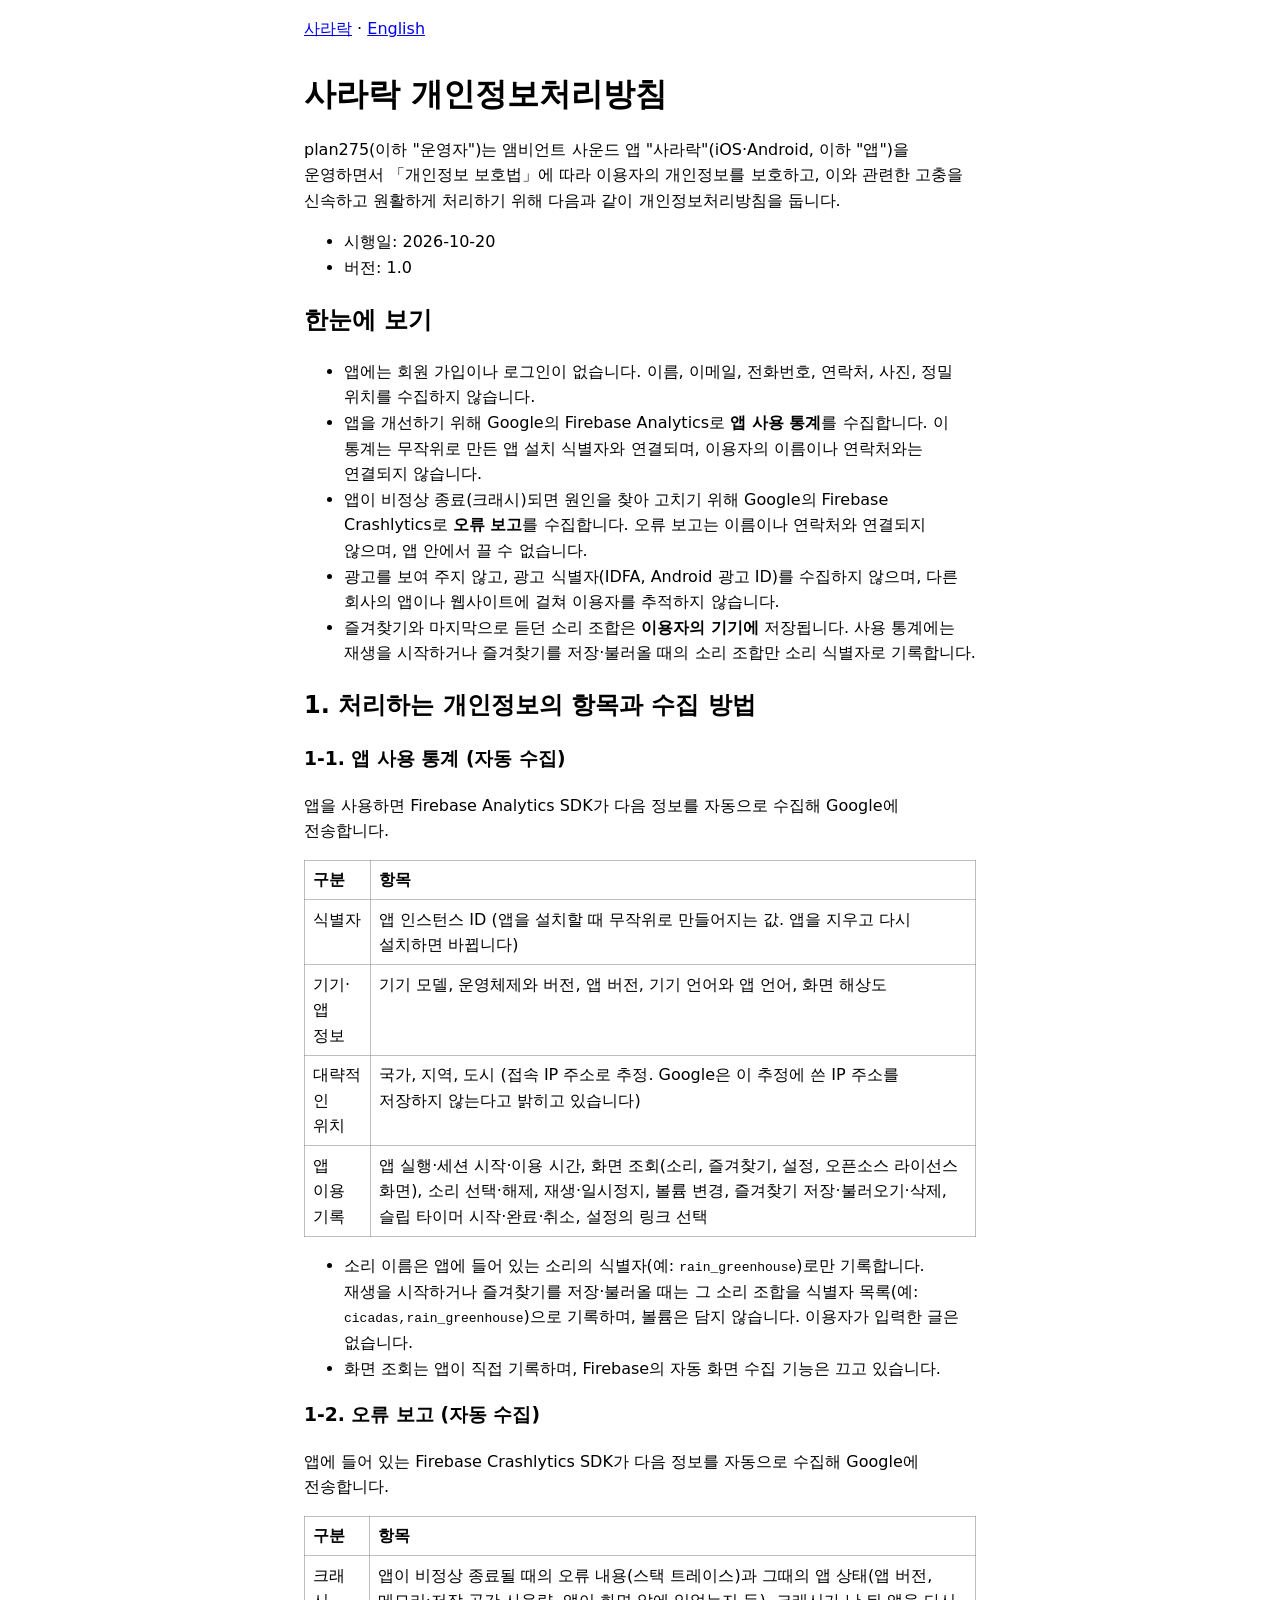
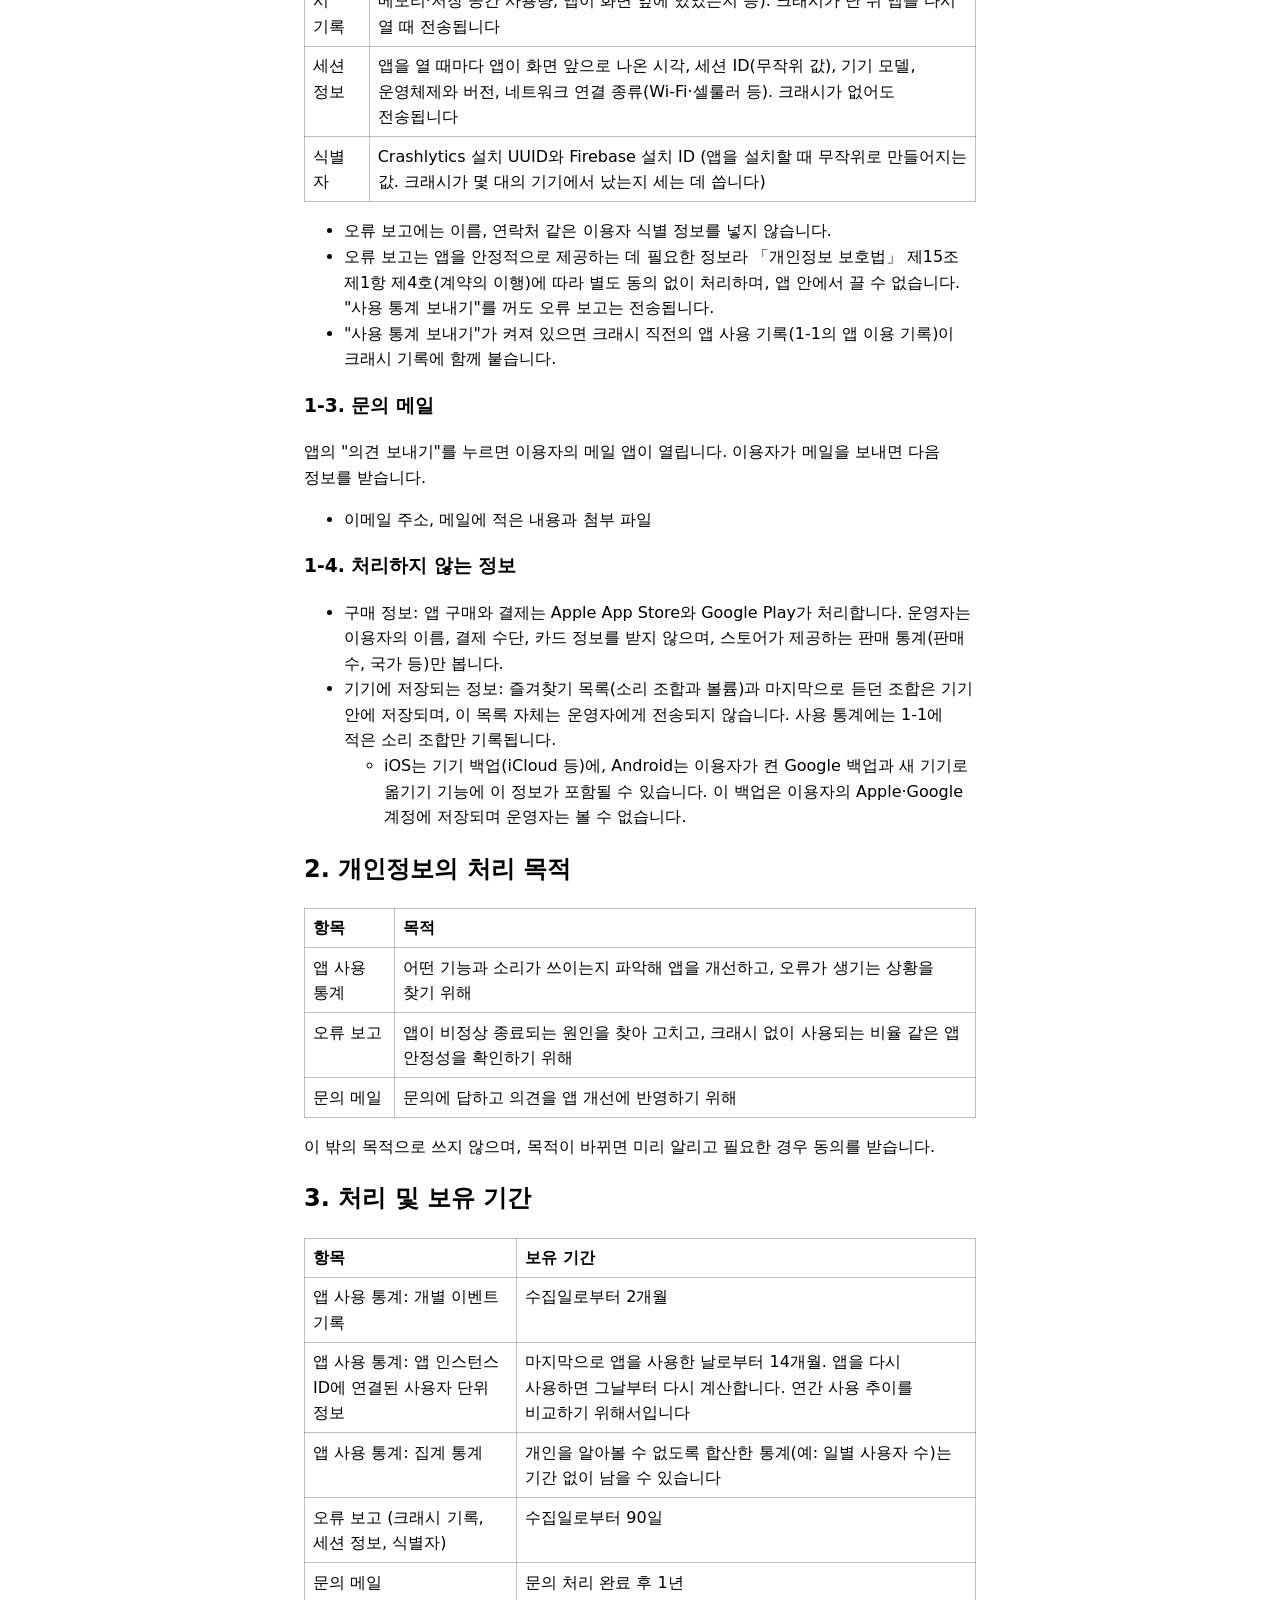
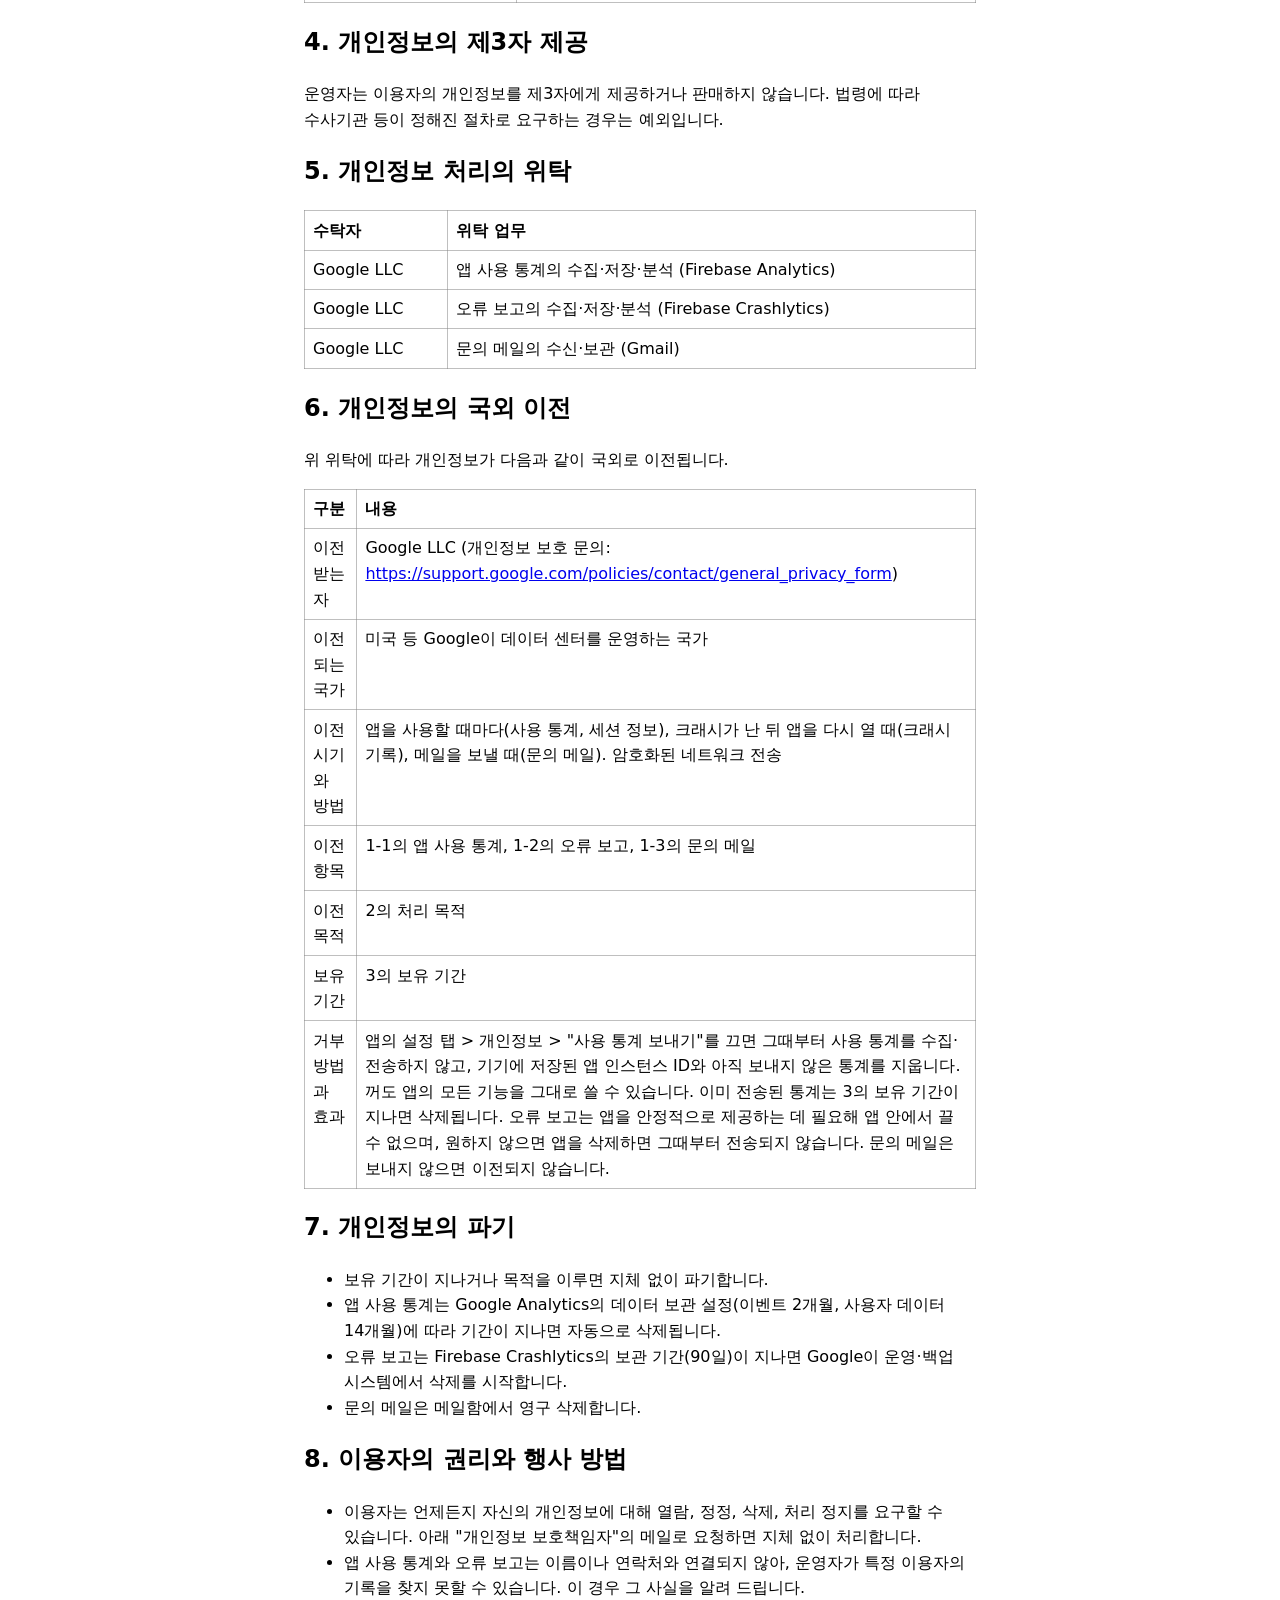
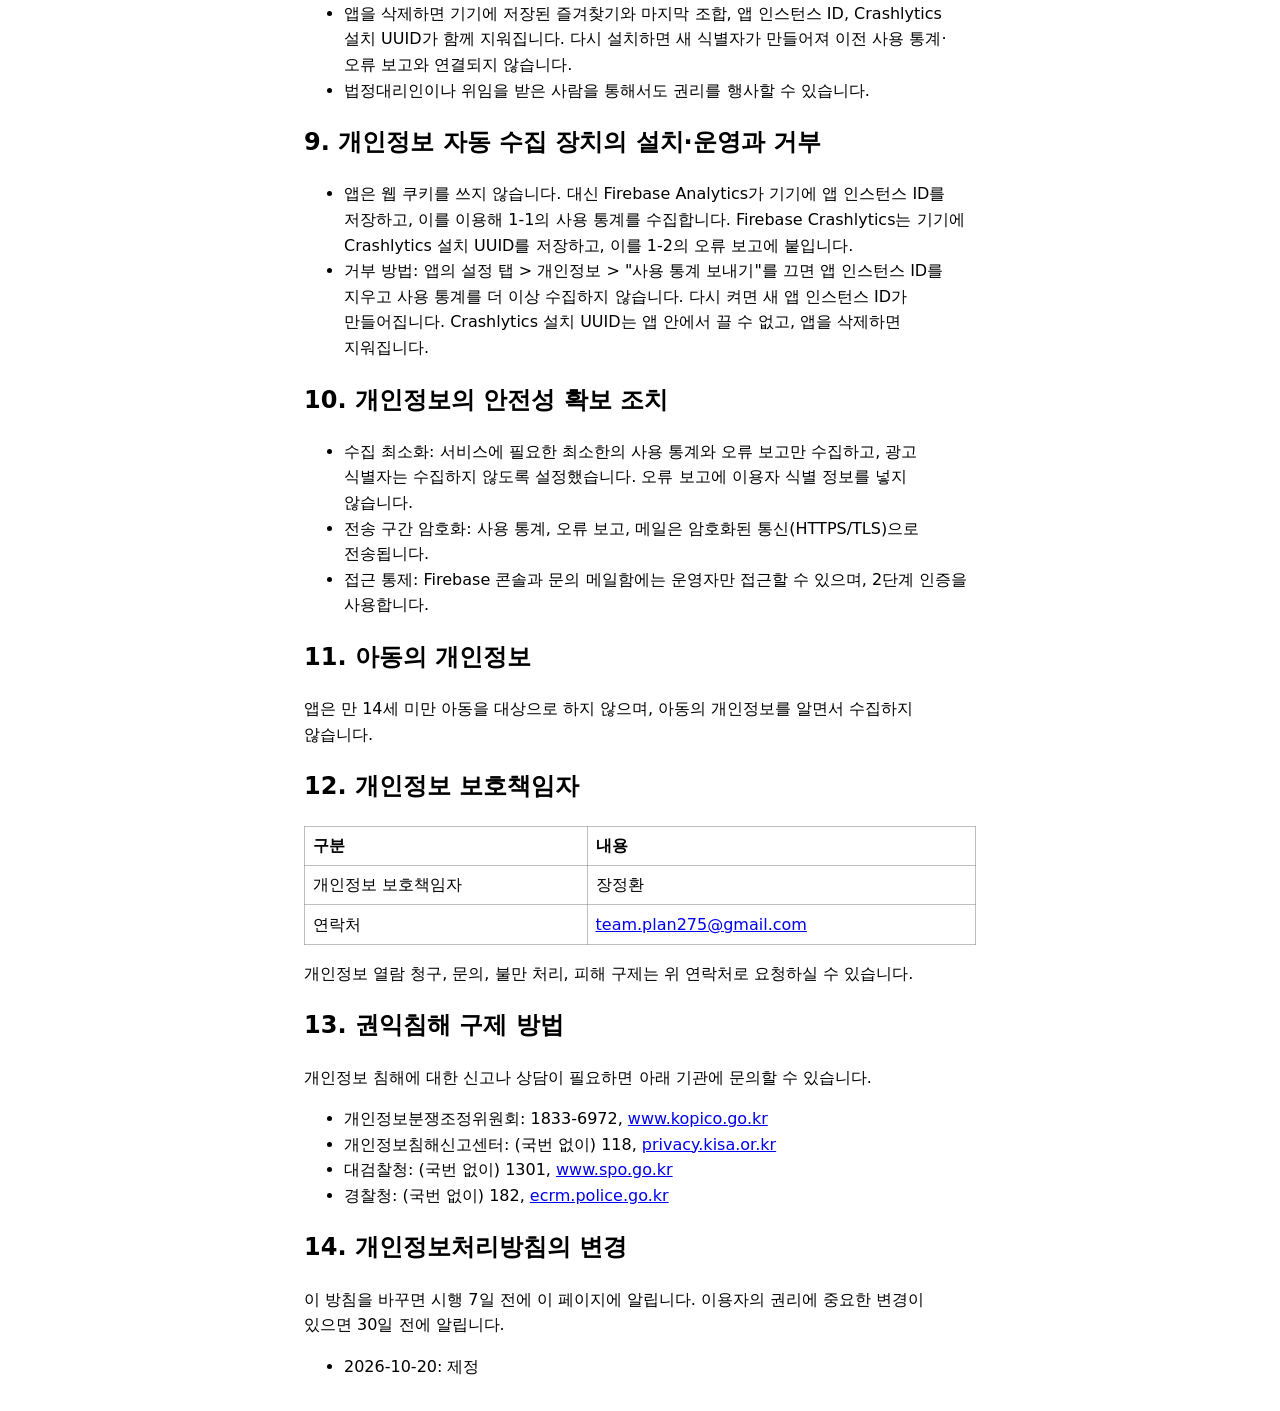
<file: sararak/ko/privacy/index.html>
<!doctype html>
<html lang="ko">
<head>
<meta charset="utf-8">
<meta name="viewport" content="width=device-width, initial-scale=1">
<meta name="robots" content="noindex">
<title>사라락 개인정보처리방침</title>
<link rel="stylesheet" href="../../../style.css">
</head>
<body>
<span id="app"></span>
<nav><a href="../">사라락</a> · <a href="../../en/privacy/" hreflang="en" lang="en">English</a></nav>
<main>
<h1>사라락 개인정보처리방침</h1>
<p>plan275(이하 "운영자")는 앰비언트 사운드 앱 "사라락"(iOS·Android, 이하 "앱")을 운영하면서 「개인정보 보호법」에 따라 이용자의 개인정보를 보호하고, 이와 관련한 고충을 신속하고 원활하게 처리하기 위해 다음과 같이 개인정보처리방침을 둡니다.</p>
<ul><li>시행일: 2026-10-20</li><li>버전: 1.0</li></ul>
<h2>한눈에 보기</h2>
<ul><li>앱에는 회원 가입이나 로그인이 없습니다. 이름, 이메일, 전화번호, 연락처, 사진, 정밀 위치를 수집하지 않습니다.</li><li>앱을 개선하기 위해 Google의 Firebase Analytics로 <strong>앱 사용 통계</strong>를 수집합니다. 이 통계는 무작위로 만든 앱 설치 식별자와 연결되며, 이용자의 이름이나 연락처와는 연결되지 않습니다.</li><li>앱이 비정상 종료(크래시)되면 원인을 찾아 고치기 위해 Google의 Firebase Crashlytics로 <strong>오류 보고</strong>를 수집합니다. 오류 보고는 이름이나 연락처와 연결되지 않으며, 앱 안에서 끌 수 없습니다.</li><li>광고를 보여 주지 않고, 광고 식별자(IDFA, Android 광고 ID)를 수집하지 않으며, 다른 회사의 앱이나 웹사이트에 걸쳐 이용자를 추적하지 않습니다.</li><li>즐겨찾기와 마지막으로 듣던 소리 조합은 <strong>이용자의 기기에</strong> 저장됩니다. 사용 통계에는 재생을 시작하거나 즐겨찾기를 저장·불러올 때의 소리 조합만 소리 식별자로 기록합니다.</li></ul>
<h2>1. 처리하는 개인정보의 항목과 수집 방법</h2>
<h3>1-1. 앱 사용 통계 (자동 수집)</h3>
<p>앱을 사용하면 Firebase Analytics SDK가 다음 정보를 자동으로 수집해 Google에 전송합니다.</p>
<table>
<thead><tr><th>구분</th><th>항목</th></tr></thead>
<tbody>
<tr><td>식별자</td><td>앱 인스턴스 ID (앱을 설치할 때 무작위로 만들어지는 값. 앱을 지우고 다시 설치하면 바뀝니다)</td></tr>
<tr><td>기기·앱 정보</td><td>기기 모델, 운영체제와 버전, 앱 버전, 기기 언어와 앱 언어, 화면 해상도</td></tr>
<tr><td>대략적인 위치</td><td>국가, 지역, 도시 (접속 IP 주소로 추정. Google은 이 추정에 쓴 IP 주소를 저장하지 않는다고 밝히고 있습니다)</td></tr>
<tr><td>앱 이용 기록</td><td>앱 실행·세션 시작·이용 시간, 화면 조회(소리, 즐겨찾기, 설정, 오픈소스 라이선스 화면), 소리 선택·해제, 재생·일시정지, 볼륨 변경, 즐겨찾기 저장·불러오기·삭제, 슬립 타이머 시작·완료·취소, 설정의 링크 선택</td></tr>
</tbody></table>
<ul><li>소리 이름은 앱에 들어 있는 소리의 식별자(예: <code>rain_greenhouse</code>)로만 기록합니다. 재생을 시작하거나 즐겨찾기를 저장·불러올 때는 그 소리 조합을 식별자 목록(예: <code>cicadas,rain_greenhouse</code>)으로 기록하며, 볼륨은 담지 않습니다. 이용자가 입력한 글은 없습니다.</li><li>화면 조회는 앱이 직접 기록하며, Firebase의 자동 화면 수집 기능은 끄고 있습니다.</li></ul>
<h3>1-2. 오류 보고 (자동 수집)</h3>
<p>앱에 들어 있는 Firebase Crashlytics SDK가 다음 정보를 자동으로 수집해 Google에 전송합니다.</p>
<table>
<thead><tr><th>구분</th><th>항목</th></tr></thead>
<tbody>
<tr><td>크래시 기록</td><td>앱이 비정상 종료될 때의 오류 내용(스택 트레이스)과 그때의 앱 상태(앱 버전, 메모리·저장 공간 사용량, 앱이 화면 앞에 있었는지 등). 크래시가 난 뒤 앱을 다시 열 때 전송됩니다</td></tr>
<tr><td>세션 정보</td><td>앱을 열 때마다 앱이 화면 앞으로 나온 시각, 세션 ID(무작위 값), 기기 모델, 운영체제와 버전, 네트워크 연결 종류(Wi-Fi·셀룰러 등). 크래시가 없어도 전송됩니다</td></tr>
<tr><td>식별자</td><td>Crashlytics 설치 UUID와 Firebase 설치 ID (앱을 설치할 때 무작위로 만들어지는 값. 크래시가 몇 대의 기기에서 났는지 세는 데 씁니다)</td></tr>
</tbody></table>
<ul><li>오류 보고에는 이름, 연락처 같은 이용자 식별 정보를 넣지 않습니다.</li><li>오류 보고는 앱을 안정적으로 제공하는 데 필요한 정보라 「개인정보 보호법」 제15조 제1항 제4호(계약의 이행)에 따라 별도 동의 없이 처리하며, 앱 안에서 끌 수 없습니다. "사용 통계 보내기"를 꺼도 오류 보고는 전송됩니다.</li><li>"사용 통계 보내기"가 켜져 있으면 크래시 직전의 앱 사용 기록(1-1의 앱 이용 기록)이 크래시 기록에 함께 붙습니다.</li></ul>
<h3>1-3. 문의 메일</h3>
<p>앱의 "의견 보내기"를 누르면 이용자의 메일 앱이 열립니다. 이용자가 메일을 보내면 다음 정보를 받습니다.</p>
<ul><li>이메일 주소, 메일에 적은 내용과 첨부 파일</li></ul>
<h3>1-4. 처리하지 않는 정보</h3>
<ul><li>구매 정보: 앱 구매와 결제는 Apple App Store와 Google Play가 처리합니다. 운영자는 이용자의 이름, 결제 수단, 카드 정보를 받지 않으며, 스토어가 제공하는 판매 통계(판매 수, 국가 등)만 봅니다.</li><li>기기에 저장되는 정보: 즐겨찾기 목록(소리 조합과 볼륨)과 마지막으로 듣던 조합은 기기 안에 저장되며, 이 목록 자체는 운영자에게 전송되지 않습니다. 사용 통계에는 1-1에 적은 소리 조합만 기록됩니다.<ul><li>iOS는 기기 백업(iCloud 등)에, Android는 이용자가 켠 Google 백업과 새 기기로 옮기기 기능에 이 정보가 포함될 수 있습니다. 이 백업은 이용자의 Apple·Google 계정에 저장되며 운영자는 볼 수 없습니다.</li></ul></li></ul>
<h2>2. 개인정보의 처리 목적</h2>
<table>
<thead><tr><th>항목</th><th>목적</th></tr></thead>
<tbody>
<tr><td>앱 사용 통계</td><td>어떤 기능과 소리가 쓰이는지 파악해 앱을 개선하고, 오류가 생기는 상황을 찾기 위해</td></tr>
<tr><td>오류 보고</td><td>앱이 비정상 종료되는 원인을 찾아 고치고, 크래시 없이 사용되는 비율 같은 앱 안정성을 확인하기 위해</td></tr>
<tr><td>문의 메일</td><td>문의에 답하고 의견을 앱 개선에 반영하기 위해</td></tr>
</tbody></table>
<p>이 밖의 목적으로 쓰지 않으며, 목적이 바뀌면 미리 알리고 필요한 경우 동의를 받습니다.</p>
<h2>3. 처리 및 보유 기간</h2>
<table>
<thead><tr><th>항목</th><th>보유 기간</th></tr></thead>
<tbody>
<tr><td>앱 사용 통계: 개별 이벤트 기록</td><td>수집일로부터 2개월</td></tr>
<tr><td>앱 사용 통계: 앱 인스턴스 ID에 연결된 사용자 단위 정보</td><td>마지막으로 앱을 사용한 날로부터 14개월. 앱을 다시 사용하면 그날부터 다시 계산합니다. 연간 사용 추이를 비교하기 위해서입니다</td></tr>
<tr><td>앱 사용 통계: 집계 통계</td><td>개인을 알아볼 수 없도록 합산한 통계(예: 일별 사용자 수)는 기간 없이 남을 수 있습니다</td></tr>
<tr><td>오류 보고 (크래시 기록, 세션 정보, 식별자)</td><td>수집일로부터 90일</td></tr>
<tr><td>문의 메일</td><td>문의 처리 완료 후 1년</td></tr>
</tbody></table>
<h2>4. 개인정보의 제3자 제공</h2>
<p>운영자는 이용자의 개인정보를 제3자에게 제공하거나 판매하지 않습니다. 법령에 따라 수사기관 등이 정해진 절차로 요구하는 경우는 예외입니다.</p>
<h2>5. 개인정보 처리의 위탁</h2>
<table>
<thead><tr><th>수탁자</th><th>위탁 업무</th></tr></thead>
<tbody>
<tr><td>Google LLC</td><td>앱 사용 통계의 수집·저장·분석 (Firebase Analytics)</td></tr>
<tr><td>Google LLC</td><td>오류 보고의 수집·저장·분석 (Firebase Crashlytics)</td></tr>
<tr><td>Google LLC</td><td>문의 메일의 수신·보관 (Gmail)</td></tr>
</tbody></table>
<h2>6. 개인정보의 국외 이전</h2>
<p>위 위탁에 따라 개인정보가 다음과 같이 국외로 이전됩니다.</p>
<table>
<thead><tr><th>구분</th><th>내용</th></tr></thead>
<tbody>
<tr><td>이전받는 자</td><td>Google LLC (개인정보 보호 문의: <a href="https://support.google.com/policies/contact/general_privacy_form">https://support.google.com/policies/contact/general_privacy_form</a>)</td></tr>
<tr><td>이전되는 국가</td><td>미국 등 Google이 데이터 센터를 운영하는 국가</td></tr>
<tr><td>이전 시기와 방법</td><td>앱을 사용할 때마다(사용 통계, 세션 정보), 크래시가 난 뒤 앱을 다시 열 때(크래시 기록), 메일을 보낼 때(문의 메일). 암호화된 네트워크 전송</td></tr>
<tr><td>이전 항목</td><td>1-1의 앱 사용 통계, 1-2의 오류 보고, 1-3의 문의 메일</td></tr>
<tr><td>이전 목적</td><td>2의 처리 목적</td></tr>
<tr><td>보유 기간</td><td>3의 보유 기간</td></tr>
<tr><td>거부 방법과 효과</td><td>앱의 설정 탭 &gt; 개인정보 &gt; "사용 통계 보내기"를 끄면 그때부터 사용 통계를 수집·전송하지 않고, 기기에 저장된 앱 인스턴스 ID와 아직 보내지 않은 통계를 지웁니다. 꺼도 앱의 모든 기능을 그대로 쓸 수 있습니다. 이미 전송된 통계는 3의 보유 기간이 지나면 삭제됩니다. 오류 보고는 앱을 안정적으로 제공하는 데 필요해 앱 안에서 끌 수 없으며, 원하지 않으면 앱을 삭제하면 그때부터 전송되지 않습니다. 문의 메일은 보내지 않으면 이전되지 않습니다.</td></tr>
</tbody></table>
<h2>7. 개인정보의 파기</h2>
<ul><li>보유 기간이 지나거나 목적을 이루면 지체 없이 파기합니다.</li><li>앱 사용 통계는 Google Analytics의 데이터 보관 설정(이벤트 2개월, 사용자 데이터 14개월)에 따라 기간이 지나면 자동으로 삭제됩니다.</li><li>오류 보고는 Firebase Crashlytics의 보관 기간(90일)이 지나면 Google이 운영·백업 시스템에서 삭제를 시작합니다.</li><li>문의 메일은 메일함에서 영구 삭제합니다.</li></ul>
<h2>8. 이용자의 권리와 행사 방법</h2>
<ul><li>이용자는 언제든지 자신의 개인정보에 대해 열람, 정정, 삭제, 처리 정지를 요구할 수 있습니다. 아래 "개인정보 보호책임자"의 메일로 요청하면 지체 없이 처리합니다.</li><li>앱 사용 통계와 오류 보고는 이름이나 연락처와 연결되지 않아, 운영자가 특정 이용자의 기록을 찾지 못할 수 있습니다. 이 경우 그 사실을 알려 드립니다.</li><li>앱을 삭제하면 기기에 저장된 즐겨찾기와 마지막 조합, 앱 인스턴스 ID, Crashlytics 설치 UUID가 함께 지워집니다. 다시 설치하면 새 식별자가 만들어져 이전 사용 통계·오류 보고와 연결되지 않습니다.</li><li>법정대리인이나 위임을 받은 사람을 통해서도 권리를 행사할 수 있습니다.</li></ul>
<h2>9. 개인정보 자동 수집 장치의 설치·운영과 거부</h2>
<ul><li>앱은 웹 쿠키를 쓰지 않습니다. 대신 Firebase Analytics가 기기에 앱 인스턴스 ID를 저장하고, 이를 이용해 1-1의 사용 통계를 수집합니다. Firebase Crashlytics는 기기에 Crashlytics 설치 UUID를 저장하고, 이를 1-2의 오류 보고에 붙입니다.</li><li>거부 방법: 앱의 설정 탭 &gt; 개인정보 &gt; "사용 통계 보내기"를 끄면 앱 인스턴스 ID를 지우고 사용 통계를 더 이상 수집하지 않습니다. 다시 켜면 새 앱 인스턴스 ID가 만들어집니다. Crashlytics 설치 UUID는 앱 안에서 끌 수 없고, 앱을 삭제하면 지워집니다.</li></ul>
<h2>10. 개인정보의 안전성 확보 조치</h2>
<ul><li>수집 최소화: 서비스에 필요한 최소한의 사용 통계와 오류 보고만 수집하고, 광고 식별자는 수집하지 않도록 설정했습니다. 오류 보고에 이용자 식별 정보를 넣지 않습니다.</li><li>전송 구간 암호화: 사용 통계, 오류 보고, 메일은 암호화된 통신(HTTPS/TLS)으로 전송됩니다.</li><li>접근 통제: Firebase 콘솔과 문의 메일함에는 운영자만 접근할 수 있으며, 2단계 인증을 사용합니다.</li></ul>
<h2>11. 아동의 개인정보</h2>
<p>앱은 만 14세 미만 아동을 대상으로 하지 않으며, 아동의 개인정보를 알면서 수집하지 않습니다.</p>
<h2 id="contact">12. 개인정보 보호책임자</h2>
<table>
<thead><tr><th>구분</th><th>내용</th></tr></thead>
<tbody>
<tr><td>개인정보 보호책임자</td><td>장정환</td></tr>
<tr><td>연락처</td><td><a href="mailto:team.plan275@gmail.com">team.plan275@gmail.com</a></td></tr>
</tbody></table>
<p>개인정보 열람 청구, 문의, 불만 처리, 피해 구제는 위 연락처로 요청하실 수 있습니다.</p>
<h2>13. 권익침해 구제 방법</h2>
<p>개인정보 침해에 대한 신고나 상담이 필요하면 아래 기관에 문의할 수 있습니다.</p>
<ul><li>개인정보분쟁조정위원회: 1833-6972, <a href="https://www.kopico.go.kr">www.kopico.go.kr</a></li><li>개인정보침해신고센터: (국번 없이) 118, <a href="https://privacy.kisa.or.kr">privacy.kisa.or.kr</a></li><li>대검찰청: (국번 없이) 1301, <a href="https://www.spo.go.kr">www.spo.go.kr</a></li><li>경찰청: (국번 없이) 182, <a href="https://ecrm.police.go.kr">ecrm.police.go.kr</a></li></ul>
<h2>14. 개인정보처리방침의 변경</h2>
<p>이 방침을 바꾸면 시행 7일 전에 이 페이지에 알립니다. 이용자의 권리에 중요한 변경이 있으면 30일 전에 알립니다.</p>
<ul><li>2026-10-20: 제정</li></ul>
</main>
</body>
</html>
</file>
<file: sararak/sararak.css>
/* 사라락 홍보 페이지(ko/, en/) 전용 스타일. 앱의 C안 색을 쓴다 (사라락 저장소 scripts/icon/make_icons.py).
   방침 페이지는 이 파일을 쓰지 않고 공통 style.css만 쓴다. */
:root {
  color-scheme: dark;
  --ground: #0e0e0f;
  --surface: #18181a;
  --line: #2a2a2d;
  --ink: #ede8df;
  --muted: #a39e95;
  --accent: #c8a46a;
  overscroll-behavior-x: none;
}

* {
  box-sizing: border-box;
}

body {
  margin: 0;
  background: var(--ground);
  color: var(--ink);
  font-family: system-ui, -apple-system, "Apple SD Gothic Neo", "Noto Sans KR", sans-serif;
  line-height: 1.65;
  overflow-wrap: break-word;
  -webkit-text-size-adjust: 100%;
}

:lang(ko) {
  word-break: keep-all;
}

a {
  color: var(--accent);
}

/* 목록 들여쓰기를 한곳에서 정한다. 브라우저 기본값(40px)이 남은 목록과 여기서 정한 목록이 섞이면 절마다 들여쓰기가 달라진다 */
ul {
  padding-left: 1.2rem;
}

img {
  display: block;
  max-width: 100%;
  height: auto;
}

.wrap {
  max-width: 64rem;
  margin: 0 auto;
  padding: 0 1rem;
}

/* 머리글: 로고와 언어 링크 */
header .wrap {
  display: flex;
  align-items: center;
  justify-content: space-between;
  padding-top: 1rem;
  padding-bottom: 1rem;
}

.brand {
  display: flex;
  align-items: center;
  gap: 0.6rem;
  color: var(--ink);
  font-weight: 700;
  text-decoration: none;
}

.brand img {
  width: 2rem;
  height: 2rem;
  border-radius: 0.5rem;
}

header nav a {
  color: var(--muted);
  text-decoration: none;
}

header nav a:hover {
  color: var(--ink);
}

/* 첫 화면 */
.hero .wrap {
  display: grid;
  gap: 2rem;
  align-items: center;
  padding-top: 2rem;
  padding-bottom: 3rem;
}

.hero h1 {
  margin: 0;
  font-size: clamp(2.4rem, 8vw, 3.6rem);
  line-height: 1.15;
}

.hero .tagline {
  margin: 0.4rem 0 1.2rem;
  color: var(--accent);
  font-size: 1.25rem;
  font-weight: 600;
}

.hero p {
  max-width: 32rem;
}

/* App Store 배지. Apple 공식 이미지를 고치지 않고 쓴다 (화면 높이 40px 이상, 둘레에 배지 높이의 1/4 이상 여백) */
.store {
  margin: 1.5rem 0 0;
}

.store a {
  display: inline-block;
}

.store img {
  width: auto;
  height: 3rem;
}

/* 휴대폰 화면 캡처 */
.shot {
  margin: 0;
}

.shot img {
  border: 1px solid var(--line);
  border-radius: 1.25rem;
}

.shot.portrait {
  max-width: 17rem;
  margin: 0 auto;
}

/* 본문 절 */
section {
  border-top: 1px solid var(--line);
}

section > .wrap {
  padding-top: 3rem;
  padding-bottom: 3rem;
}

h2 {
  margin: 0 0 1rem;
  font-size: 1.6rem;
  line-height: 1.3;
}

h3 {
  margin: 1.5rem 0 0.4rem;
  font-size: 1.1rem;
  color: var(--accent);
}

.lead {
  color: var(--muted);
  max-width: 40rem;
}

/* 쓰는 상황 */
.uses {
  display: flex;
  flex-wrap: wrap;
  gap: 0.5rem;
  margin: 1.5rem 0 0;
  padding: 0;
  list-style: none;
}

.uses li {
  padding: 0.4rem 0.9rem;
  border-radius: 999px;
  background: var(--surface);
}

/* 소리 목록 */
.sounds {
  display: grid;
  gap: 0 2rem;
}

.sounds ul {
  margin: 0;
}

/* 기능: 글과 캡처를 나란히 */
.feature {
  display: grid;
  gap: 1.5rem;
  align-items: center;
}

.feature + .feature {
  margin-top: 3rem;
}

/* 가로·세로 캡처 한 쌍. 좁은 화면에서는 위아래로 쌓는다 */
.pair {
  display: grid;
  grid-template-columns: minmax(0, 1fr);
  gap: 1.5rem;
  margin-top: 2rem;
}

/* 자주 묻는 질문 */
dl {
  margin: 0;
}

dt {
  margin-top: 1.25rem;
  font-weight: 700;
}

dd {
  margin: 0.25rem 0 0;
  color: var(--muted);
}

footer {
  border-top: 1px solid var(--line);
  color: var(--muted);
  font-size: 0.9rem;
}

footer .wrap {
  display: flex;
  flex-wrap: wrap;
  gap: 0.5rem 1.5rem;
  padding-top: 1.5rem;
  padding-bottom: 2rem;
}

footer a {
  color: var(--muted);
}

@media (min-width: 48rem) {
  .hero .wrap {
    grid-template-columns: 1fr auto;
  }

  .hero .shot.portrait {
    width: 17rem;
  }

  .sounds {
    grid-template-columns: repeat(3, 1fr);
  }

  .feature {
    grid-template-columns: 1fr 17rem;
  }

  /* 캡처를 번갈아 왼쪽에 둔다 */
  .feature.flip {
    grid-template-columns: 17rem 1fr;
  }

  .feature.flip .shot {
    order: -1;
  }

  .feature.wide {
    grid-template-columns: 1fr 1.6fr;
  }

  /* 넓은 화면에서는 나란히 둔다. 늘어나는 비율을 각 캡처의 가로/세로 비(--ratio)로 주면 두 캡처의 높이가 같아진다 */
  .pair {
    display: flex;
    align-items: flex-start;
  }

  .pair .shot {
    flex: var(--ratio) 1 0;
    min-width: 0;
    max-width: none;
    margin: 0;
  }
}
</file>
<file: style.css>
/* 모든 페이지가 함께 쓰는 스타일. 꾸밈 없이 읽기 좋게만 한다. */
:root {
  color-scheme: light dark;
  /* 페이지는 위아래로만 움직인다. 폭이 맞아도 iOS 웹 뷰가 좌우로 튕기는 것을 막는다 */
  overscroll-behavior-x: none;
}

body {
  max-width: 42rem;
  margin: 0 auto;
  padding: 1rem;
  font-family: system-ui, -apple-system, "Apple SD Gothic Neo", "Noto Sans KR", sans-serif;
  line-height: 1.6;
  overflow-wrap: break-word;
  -webkit-text-size-adjust: 100%;
}

:lang(ko) {
  word-break: keep-all;
}

nav {
  margin-bottom: 2rem;
}

/* 앱은 방침을 주소 끝에 #app을 붙여 앱 안 웹 뷰로 연다. 그때는 사이트 안 다른 페이지로 가는 링크를 없앤다 (스크립트 없이) */
#app:target ~ nav {
  display: none;
}

#app:target ~ main .site-link {
  color: inherit;
  text-decoration: none;
  pointer-events: none;
}

h1 {
  line-height: 1.3;
}

table {
  border-collapse: collapse;
  width: 100%;
}

/* 긴 URL만 아무 곳에서나 줄을 바꾼다. 단어는 쪼개지 않는다 */
a {
  overflow-wrap: anywhere;
}

th,
td {
  border: 1px solid #8888;
  padding: 0.4rem 0.5rem;
  text-align: left;
  vertical-align: top;
  /* 표는 칸마다 가장 긴 단어보다 좁아지지 않아, 글자를 키우면 화면 밖으로 넘친다. 넘칠 때만 단어 안에서 줄을 바꾼다 */
  overflow-wrap: anywhere;
}
</file>
